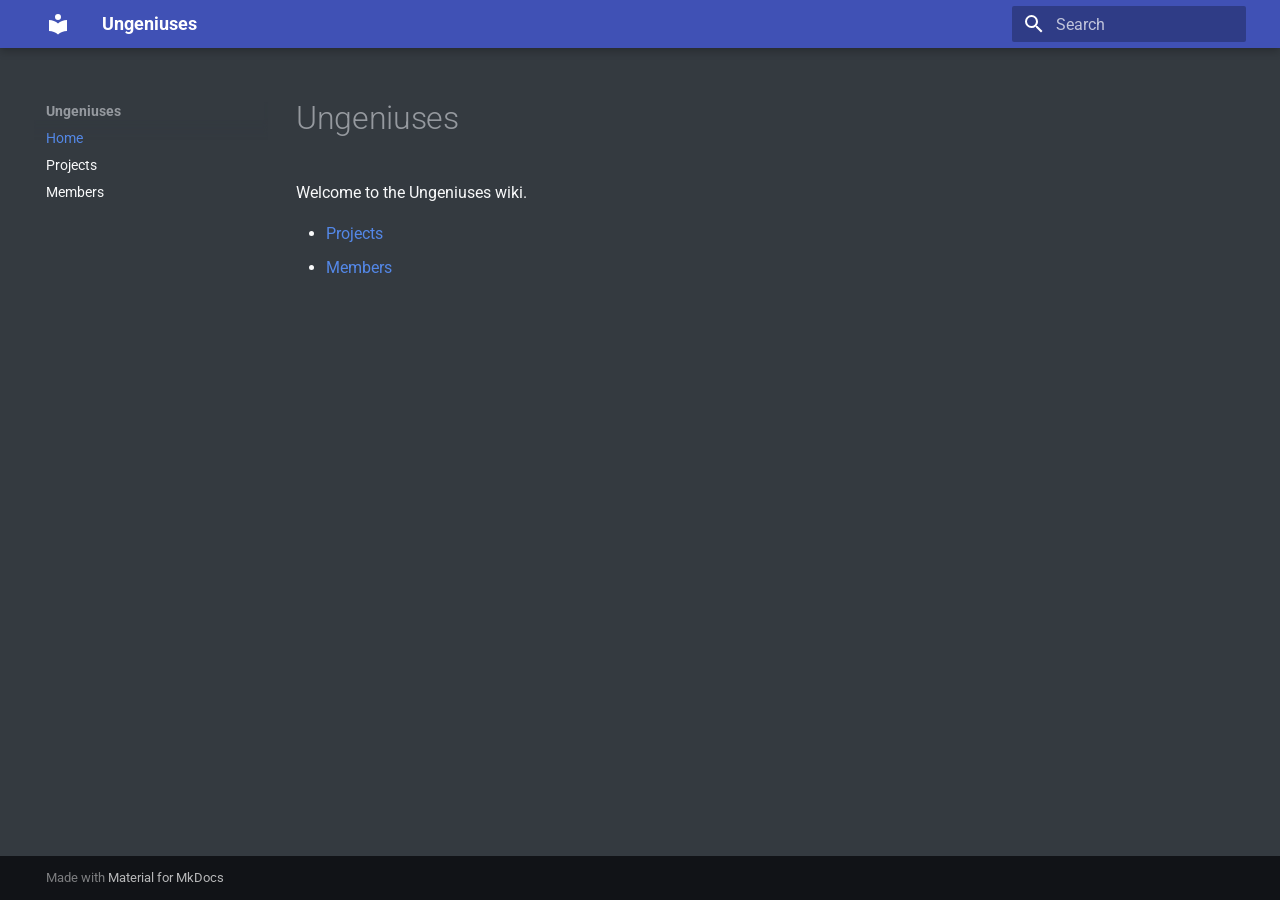
<file: index.html>
<!doctype html>
<html lang="en" class="no-js">
  <head>
    
      <meta charset="utf-8">
      <meta name="viewport" content="width=device-width,initial-scale=1">
      
        <meta name="description" content="Ungeniuses developer org wiki">
      
      
      
      
      
        <link rel="next" href="projects/">
      
      
        
      
      
      <link rel="icon" href="assets/images/favicon.png">
      <meta name="generator" content="mkdocs-1.6.1, mkdocs-material-9.7.6">
    
    
      
        <title>Ungeniuses</title>
      
    
    
      <link rel="stylesheet" href="assets/stylesheets/main.484c7ddc.min.css">
      
        
        <link rel="stylesheet" href="assets/stylesheets/palette.ab4e12ef.min.css">
      
      


    
    
      
    
    
      
        
        
        <link rel="preconnect" href="https://fonts.gstatic.com" crossorigin>
        <link rel="stylesheet" href="https://fonts.googleapis.com/css?family=Roboto:300,300i,400,400i,700,700i%7CRoboto+Mono:400,400i,700,700i&display=fallback">
        <style>:root{--md-text-font:"Roboto";--md-code-font:"Roboto Mono"}</style>
      
    
    
      <link rel="stylesheet" href="stylesheets/extra.css">
    
    <script>__md_scope=new URL(".",location),__md_hash=e=>[...e].reduce(((e,_)=>(e<<5)-e+_.charCodeAt(0)),0),__md_get=(e,_=localStorage,t=__md_scope)=>JSON.parse(_.getItem(t.pathname+"."+e)),__md_set=(e,_,t=localStorage,a=__md_scope)=>{try{t.setItem(a.pathname+"."+e,JSON.stringify(_))}catch(e){}}</script>
    
      

    
    
  </head>
  
  
    
    
    
    
    
    <body dir="ltr" data-md-color-scheme="slate" data-md-color-primary="indigo" data-md-color-accent="indigo">
  
    
    <input class="md-toggle" data-md-toggle="drawer" type="checkbox" id="__drawer" autocomplete="off">
    <input class="md-toggle" data-md-toggle="search" type="checkbox" id="__search" autocomplete="off">
    <label class="md-overlay" for="__drawer"></label>
    <div data-md-component="skip">
      
        
        <a href="#ungeniuses" class="md-skip">
          Skip to content
        </a>
      
    </div>
    <div data-md-component="announce">
      
    </div>
    
    
      

  

<header class="md-header md-header--shadow" data-md-component="header">
  <nav class="md-header__inner md-grid" aria-label="Header">
    <a href="." title="Ungeniuses" class="md-header__button md-logo" aria-label="Ungeniuses" data-md-component="logo">
      
  
  <svg xmlns="http://www.w3.org/2000/svg" viewBox="0 0 24 24"><path d="M12 8a3 3 0 0 0 3-3 3 3 0 0 0-3-3 3 3 0 0 0-3 3 3 3 0 0 0 3 3m0 3.54C9.64 9.35 6.5 8 3 8v11c3.5 0 6.64 1.35 9 3.54 2.36-2.19 5.5-3.54 9-3.54V8c-3.5 0-6.64 1.35-9 3.54"/></svg>

    </a>
    <label class="md-header__button md-icon" for="__drawer">
      
      <svg xmlns="http://www.w3.org/2000/svg" viewBox="0 0 24 24"><path d="M3 6h18v2H3zm0 5h18v2H3zm0 5h18v2H3z"/></svg>
    </label>
    <div class="md-header__title" data-md-component="header-title">
      <div class="md-header__ellipsis">
        <div class="md-header__topic">
          <span class="md-ellipsis">
            Ungeniuses
          </span>
        </div>
        <div class="md-header__topic" data-md-component="header-topic">
          <span class="md-ellipsis">
            
              Home
            
          </span>
        </div>
      </div>
    </div>
    
      
    
    
    
    
      
      
        <label class="md-header__button md-icon" for="__search">
          
          <svg xmlns="http://www.w3.org/2000/svg" viewBox="0 0 24 24"><path d="M9.5 3A6.5 6.5 0 0 1 16 9.5c0 1.61-.59 3.09-1.56 4.23l.27.27h.79l5 5-1.5 1.5-5-5v-.79l-.27-.27A6.52 6.52 0 0 1 9.5 16 6.5 6.5 0 0 1 3 9.5 6.5 6.5 0 0 1 9.5 3m0 2C7 5 5 7 5 9.5S7 14 9.5 14 14 12 14 9.5 12 5 9.5 5"/></svg>
        </label>
        <div class="md-search" data-md-component="search" role="dialog">
  <label class="md-search__overlay" for="__search"></label>
  <div class="md-search__inner" role="search">
    <form class="md-search__form" name="search">
      <input type="text" class="md-search__input" name="query" aria-label="Search" placeholder="Search" autocapitalize="off" autocorrect="off" autocomplete="off" spellcheck="false" data-md-component="search-query" required>
      <label class="md-search__icon md-icon" for="__search">
        
        <svg xmlns="http://www.w3.org/2000/svg" viewBox="0 0 24 24"><path d="M9.5 3A6.5 6.5 0 0 1 16 9.5c0 1.61-.59 3.09-1.56 4.23l.27.27h.79l5 5-1.5 1.5-5-5v-.79l-.27-.27A6.52 6.52 0 0 1 9.5 16 6.5 6.5 0 0 1 3 9.5 6.5 6.5 0 0 1 9.5 3m0 2C7 5 5 7 5 9.5S7 14 9.5 14 14 12 14 9.5 12 5 9.5 5"/></svg>
        
        <svg xmlns="http://www.w3.org/2000/svg" viewBox="0 0 24 24"><path d="M20 11v2H8l5.5 5.5-1.42 1.42L4.16 12l7.92-7.92L13.5 5.5 8 11z"/></svg>
      </label>
      <nav class="md-search__options" aria-label="Search">
        
        <button type="reset" class="md-search__icon md-icon" title="Clear" aria-label="Clear" tabindex="-1">
          
          <svg xmlns="http://www.w3.org/2000/svg" viewBox="0 0 24 24"><path d="M19 6.41 17.59 5 12 10.59 6.41 5 5 6.41 10.59 12 5 17.59 6.41 19 12 13.41 17.59 19 19 17.59 13.41 12z"/></svg>
        </button>
      </nav>
      
    </form>
    <div class="md-search__output">
      <div class="md-search__scrollwrap" tabindex="0" data-md-scrollfix>
        <div class="md-search-result" data-md-component="search-result">
          <div class="md-search-result__meta">
            Initializing search
          </div>
          <ol class="md-search-result__list" role="presentation"></ol>
        </div>
      </div>
    </div>
  </div>
</div>
      
    
    
  </nav>
  
</header>
    
    <div class="md-container" data-md-component="container">
      
      
        
          
        
      
      <main class="md-main" data-md-component="main">
        <div class="md-main__inner md-grid">
          
            
              
              <div class="md-sidebar md-sidebar--primary" data-md-component="sidebar" data-md-type="navigation" >
                <div class="md-sidebar__scrollwrap">
                  <div class="md-sidebar__inner">
                    



<nav class="md-nav md-nav--primary" aria-label="Navigation" data-md-level="0">
  <label class="md-nav__title" for="__drawer">
    <a href="." title="Ungeniuses" class="md-nav__button md-logo" aria-label="Ungeniuses" data-md-component="logo">
      
  
  <svg xmlns="http://www.w3.org/2000/svg" viewBox="0 0 24 24"><path d="M12 8a3 3 0 0 0 3-3 3 3 0 0 0-3-3 3 3 0 0 0-3 3 3 3 0 0 0 3 3m0 3.54C9.64 9.35 6.5 8 3 8v11c3.5 0 6.64 1.35 9 3.54 2.36-2.19 5.5-3.54 9-3.54V8c-3.5 0-6.64 1.35-9 3.54"/></svg>

    </a>
    Ungeniuses
  </label>
  
  <ul class="md-nav__list" data-md-scrollfix>
    
      
      
  
  
    
  
  
  
    <li class="md-nav__item md-nav__item--active">
      
      <input class="md-nav__toggle md-toggle" type="checkbox" id="__toc">
      
      
        
      
      
      <a href="." class="md-nav__link md-nav__link--active">
        
  
  
  <span class="md-ellipsis">
    
  
    Home
  

    
  </span>
  
  

      </a>
      
    </li>
  

    
      
      
  
  
  
  
    <li class="md-nav__item">
      <a href="projects/" class="md-nav__link">
        
  
  
  <span class="md-ellipsis">
    
  
    Projects
  

    
  </span>
  
  

      </a>
    </li>
  

    
      
      
  
  
  
  
    <li class="md-nav__item">
      <a href="members/" class="md-nav__link">
        
  
  
  <span class="md-ellipsis">
    
  
    Members
  

    
  </span>
  
  

      </a>
    </li>
  

    
  </ul>
</nav>
                  </div>
                </div>
              </div>
            
            
              
              <div class="md-sidebar md-sidebar--secondary" data-md-component="sidebar" data-md-type="toc" >
                <div class="md-sidebar__scrollwrap">
                  <div class="md-sidebar__inner">
                    

<nav class="md-nav md-nav--secondary" aria-label="Table of contents">
  
  
  
    
  
  
</nav>
                  </div>
                </div>
              </div>
            
          
          
            <div class="md-content" data-md-component="content">
              
              <article class="md-content__inner md-typeset">
                
                  



<h1 id="ungeniuses">Ungeniuses</h1>
<p>Welcome to the Ungeniuses wiki.</p>
<ul>
<li><a href="projects/">Projects</a></li>
<li><a href="members/">Members</a></li>
</ul>












                
              </article>
            </div>
          
          
<script>var target=document.getElementById(location.hash.slice(1));target&&target.name&&(target.checked=target.name.startsWith("__tabbed_"))</script>
        </div>
        
          <button type="button" class="md-top md-icon" data-md-component="top" hidden>
  
  <svg xmlns="http://www.w3.org/2000/svg" viewBox="0 0 24 24"><path d="M13 20h-2V8l-5.5 5.5-1.42-1.42L12 4.16l7.92 7.92-1.42 1.42L13 8z"/></svg>
  Back to top
</button>
        
      </main>
      
        <footer class="md-footer">
  
  <div class="md-footer-meta md-typeset">
    <div class="md-footer-meta__inner md-grid">
      <div class="md-copyright">
  
  
    Made with
    <a href="https://squidfunk.github.io/mkdocs-material/" target="_blank" rel="noopener">
      Material for MkDocs
    </a>
  
</div>
      
    </div>
  </div>
</footer>
      
    </div>
    <div class="md-dialog" data-md-component="dialog">
      <div class="md-dialog__inner md-typeset"></div>
    </div>
    
    
    
      
      
      <script id="__config" type="application/json">{"annotate": null, "base": ".", "features": ["navigation.instant", "navigation.top", "content.code.copy"], "search": "assets/javascripts/workers/search.2c215733.min.js", "tags": null, "translations": {"clipboard.copied": "Copied to clipboard", "clipboard.copy": "Copy to clipboard", "search.result.more.one": "1 more on this page", "search.result.more.other": "# more on this page", "search.result.none": "No matching documents", "search.result.one": "1 matching document", "search.result.other": "# matching documents", "search.result.placeholder": "Type to start searching", "search.result.term.missing": "Missing", "select.version": "Select version"}, "version": null}</script>
    
    
      <script src="assets/javascripts/bundle.79ae519e.min.js"></script>
      
        <script src="javascripts/members.js"></script>
      
    
  </body>
</html>
</file>
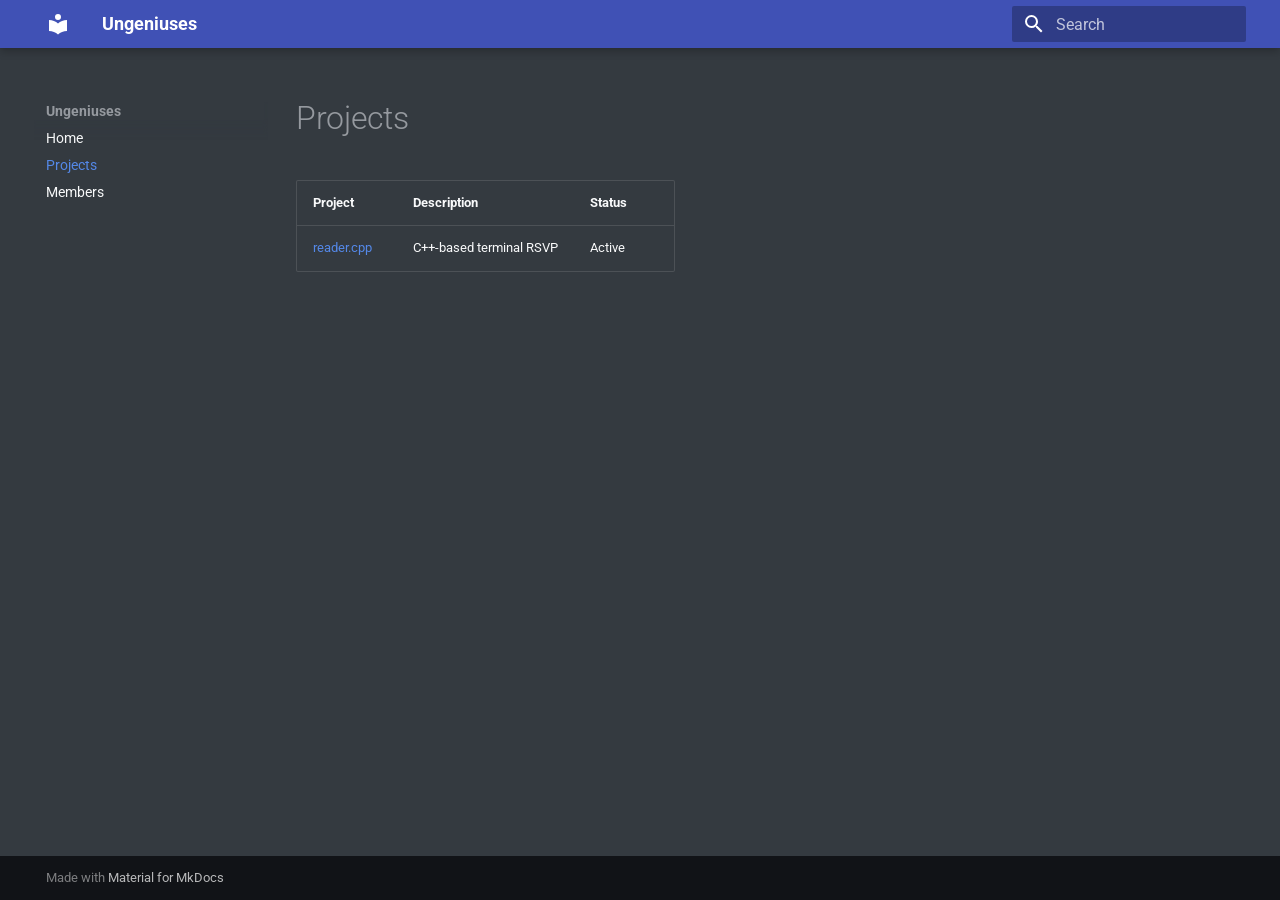
<file: projects/index.html>
<!doctype html>
<html lang="en" class="no-js">
  <head>
    
      <meta charset="utf-8">
      <meta name="viewport" content="width=device-width,initial-scale=1">
      
        <meta name="description" content="Ungeniuses developer org wiki">
      
      
      
      
        <link rel="prev" href="..">
      
      
        <link rel="next" href="../members/">
      
      
        
      
      
      <link rel="icon" href="../assets/images/favicon.png">
      <meta name="generator" content="mkdocs-1.6.1, mkdocs-material-9.7.6">
    
    
      
        <title>Projects - Ungeniuses</title>
      
    
    
      <link rel="stylesheet" href="../assets/stylesheets/main.484c7ddc.min.css">
      
        
        <link rel="stylesheet" href="../assets/stylesheets/palette.ab4e12ef.min.css">
      
      


    
    
      
    
    
      
        
        
        <link rel="preconnect" href="https://fonts.gstatic.com" crossorigin>
        <link rel="stylesheet" href="https://fonts.googleapis.com/css?family=Roboto:300,300i,400,400i,700,700i%7CRoboto+Mono:400,400i,700,700i&display=fallback">
        <style>:root{--md-text-font:"Roboto";--md-code-font:"Roboto Mono"}</style>
      
    
    
      <link rel="stylesheet" href="../stylesheets/extra.css">
    
    <script>__md_scope=new URL("..",location),__md_hash=e=>[...e].reduce(((e,_)=>(e<<5)-e+_.charCodeAt(0)),0),__md_get=(e,_=localStorage,t=__md_scope)=>JSON.parse(_.getItem(t.pathname+"."+e)),__md_set=(e,_,t=localStorage,a=__md_scope)=>{try{t.setItem(a.pathname+"."+e,JSON.stringify(_))}catch(e){}}</script>
    
      

    
    
  </head>
  
  
    
    
    
    
    
    <body dir="ltr" data-md-color-scheme="slate" data-md-color-primary="indigo" data-md-color-accent="indigo">
  
    
    <input class="md-toggle" data-md-toggle="drawer" type="checkbox" id="__drawer" autocomplete="off">
    <input class="md-toggle" data-md-toggle="search" type="checkbox" id="__search" autocomplete="off">
    <label class="md-overlay" for="__drawer"></label>
    <div data-md-component="skip">
      
        
        <a href="#projects" class="md-skip">
          Skip to content
        </a>
      
    </div>
    <div data-md-component="announce">
      
    </div>
    
    
      

  

<header class="md-header md-header--shadow" data-md-component="header">
  <nav class="md-header__inner md-grid" aria-label="Header">
    <a href=".." title="Ungeniuses" class="md-header__button md-logo" aria-label="Ungeniuses" data-md-component="logo">
      
  
  <svg xmlns="http://www.w3.org/2000/svg" viewBox="0 0 24 24"><path d="M12 8a3 3 0 0 0 3-3 3 3 0 0 0-3-3 3 3 0 0 0-3 3 3 3 0 0 0 3 3m0 3.54C9.64 9.35 6.5 8 3 8v11c3.5 0 6.64 1.35 9 3.54 2.36-2.19 5.5-3.54 9-3.54V8c-3.5 0-6.64 1.35-9 3.54"/></svg>

    </a>
    <label class="md-header__button md-icon" for="__drawer">
      
      <svg xmlns="http://www.w3.org/2000/svg" viewBox="0 0 24 24"><path d="M3 6h18v2H3zm0 5h18v2H3zm0 5h18v2H3z"/></svg>
    </label>
    <div class="md-header__title" data-md-component="header-title">
      <div class="md-header__ellipsis">
        <div class="md-header__topic">
          <span class="md-ellipsis">
            Ungeniuses
          </span>
        </div>
        <div class="md-header__topic" data-md-component="header-topic">
          <span class="md-ellipsis">
            
              Projects
            
          </span>
        </div>
      </div>
    </div>
    
      
    
    
    
    
      
      
        <label class="md-header__button md-icon" for="__search">
          
          <svg xmlns="http://www.w3.org/2000/svg" viewBox="0 0 24 24"><path d="M9.5 3A6.5 6.5 0 0 1 16 9.5c0 1.61-.59 3.09-1.56 4.23l.27.27h.79l5 5-1.5 1.5-5-5v-.79l-.27-.27A6.52 6.52 0 0 1 9.5 16 6.5 6.5 0 0 1 3 9.5 6.5 6.5 0 0 1 9.5 3m0 2C7 5 5 7 5 9.5S7 14 9.5 14 14 12 14 9.5 12 5 9.5 5"/></svg>
        </label>
        <div class="md-search" data-md-component="search" role="dialog">
  <label class="md-search__overlay" for="__search"></label>
  <div class="md-search__inner" role="search">
    <form class="md-search__form" name="search">
      <input type="text" class="md-search__input" name="query" aria-label="Search" placeholder="Search" autocapitalize="off" autocorrect="off" autocomplete="off" spellcheck="false" data-md-component="search-query" required>
      <label class="md-search__icon md-icon" for="__search">
        
        <svg xmlns="http://www.w3.org/2000/svg" viewBox="0 0 24 24"><path d="M9.5 3A6.5 6.5 0 0 1 16 9.5c0 1.61-.59 3.09-1.56 4.23l.27.27h.79l5 5-1.5 1.5-5-5v-.79l-.27-.27A6.52 6.52 0 0 1 9.5 16 6.5 6.5 0 0 1 3 9.5 6.5 6.5 0 0 1 9.5 3m0 2C7 5 5 7 5 9.5S7 14 9.5 14 14 12 14 9.5 12 5 9.5 5"/></svg>
        
        <svg xmlns="http://www.w3.org/2000/svg" viewBox="0 0 24 24"><path d="M20 11v2H8l5.5 5.5-1.42 1.42L4.16 12l7.92-7.92L13.5 5.5 8 11z"/></svg>
      </label>
      <nav class="md-search__options" aria-label="Search">
        
        <button type="reset" class="md-search__icon md-icon" title="Clear" aria-label="Clear" tabindex="-1">
          
          <svg xmlns="http://www.w3.org/2000/svg" viewBox="0 0 24 24"><path d="M19 6.41 17.59 5 12 10.59 6.41 5 5 6.41 10.59 12 5 17.59 6.41 19 12 13.41 17.59 19 19 17.59 13.41 12z"/></svg>
        </button>
      </nav>
      
    </form>
    <div class="md-search__output">
      <div class="md-search__scrollwrap" tabindex="0" data-md-scrollfix>
        <div class="md-search-result" data-md-component="search-result">
          <div class="md-search-result__meta">
            Initializing search
          </div>
          <ol class="md-search-result__list" role="presentation"></ol>
        </div>
      </div>
    </div>
  </div>
</div>
      
    
    
  </nav>
  
</header>
    
    <div class="md-container" data-md-component="container">
      
      
        
          
        
      
      <main class="md-main" data-md-component="main">
        <div class="md-main__inner md-grid">
          
            
              
              <div class="md-sidebar md-sidebar--primary" data-md-component="sidebar" data-md-type="navigation" >
                <div class="md-sidebar__scrollwrap">
                  <div class="md-sidebar__inner">
                    



<nav class="md-nav md-nav--primary" aria-label="Navigation" data-md-level="0">
  <label class="md-nav__title" for="__drawer">
    <a href=".." title="Ungeniuses" class="md-nav__button md-logo" aria-label="Ungeniuses" data-md-component="logo">
      
  
  <svg xmlns="http://www.w3.org/2000/svg" viewBox="0 0 24 24"><path d="M12 8a3 3 0 0 0 3-3 3 3 0 0 0-3-3 3 3 0 0 0-3 3 3 3 0 0 0 3 3m0 3.54C9.64 9.35 6.5 8 3 8v11c3.5 0 6.64 1.35 9 3.54 2.36-2.19 5.5-3.54 9-3.54V8c-3.5 0-6.64 1.35-9 3.54"/></svg>

    </a>
    Ungeniuses
  </label>
  
  <ul class="md-nav__list" data-md-scrollfix>
    
      
      
  
  
  
  
    <li class="md-nav__item">
      <a href=".." class="md-nav__link">
        
  
  
  <span class="md-ellipsis">
    
  
    Home
  

    
  </span>
  
  

      </a>
    </li>
  

    
      
      
  
  
    
  
  
  
    <li class="md-nav__item md-nav__item--active">
      
      <input class="md-nav__toggle md-toggle" type="checkbox" id="__toc">
      
      
        
      
      
      <a href="./" class="md-nav__link md-nav__link--active">
        
  
  
  <span class="md-ellipsis">
    
  
    Projects
  

    
  </span>
  
  

      </a>
      
    </li>
  

    
      
      
  
  
  
  
    <li class="md-nav__item">
      <a href="../members/" class="md-nav__link">
        
  
  
  <span class="md-ellipsis">
    
  
    Members
  

    
  </span>
  
  

      </a>
    </li>
  

    
  </ul>
</nav>
                  </div>
                </div>
              </div>
            
            
              
              <div class="md-sidebar md-sidebar--secondary" data-md-component="sidebar" data-md-type="toc" >
                <div class="md-sidebar__scrollwrap">
                  <div class="md-sidebar__inner">
                    

<nav class="md-nav md-nav--secondary" aria-label="Table of contents">
  
  
  
    
  
  
</nav>
                  </div>
                </div>
              </div>
            
          
          
            <div class="md-content" data-md-component="content">
              
              <article class="md-content__inner md-typeset">
                
                  



<h1 id="projects">Projects</h1>
<table>
<thead>
<tr>
<th>Project</th>
<th>Description</th>
<th>Status</th>
</tr>
</thead>
<tbody>
<tr>
<td><a href="reader.cpp/">reader.cpp</a></td>
<td>C++-based terminal RSVP</td>
<td>Active</td>
</tr>
</tbody>
</table>












                
              </article>
            </div>
          
          
<script>var target=document.getElementById(location.hash.slice(1));target&&target.name&&(target.checked=target.name.startsWith("__tabbed_"))</script>
        </div>
        
          <button type="button" class="md-top md-icon" data-md-component="top" hidden>
  
  <svg xmlns="http://www.w3.org/2000/svg" viewBox="0 0 24 24"><path d="M13 20h-2V8l-5.5 5.5-1.42-1.42L12 4.16l7.92 7.92-1.42 1.42L13 8z"/></svg>
  Back to top
</button>
        
      </main>
      
        <footer class="md-footer">
  
  <div class="md-footer-meta md-typeset">
    <div class="md-footer-meta__inner md-grid">
      <div class="md-copyright">
  
  
    Made with
    <a href="https://squidfunk.github.io/mkdocs-material/" target="_blank" rel="noopener">
      Material for MkDocs
    </a>
  
</div>
      
    </div>
  </div>
</footer>
      
    </div>
    <div class="md-dialog" data-md-component="dialog">
      <div class="md-dialog__inner md-typeset"></div>
    </div>
    
    
    
      
      
      <script id="__config" type="application/json">{"annotate": null, "base": "..", "features": ["navigation.instant", "navigation.top", "content.code.copy"], "search": "../assets/javascripts/workers/search.2c215733.min.js", "tags": null, "translations": {"clipboard.copied": "Copied to clipboard", "clipboard.copy": "Copy to clipboard", "search.result.more.one": "1 more on this page", "search.result.more.other": "# more on this page", "search.result.none": "No matching documents", "search.result.one": "1 matching document", "search.result.other": "# matching documents", "search.result.placeholder": "Type to start searching", "search.result.term.missing": "Missing", "select.version": "Select version"}, "version": null}</script>
    
    
      <script src="../assets/javascripts/bundle.79ae519e.min.js"></script>
      
        <script src="../javascripts/members.js"></script>
      
    
  </body>
</html>
</file>
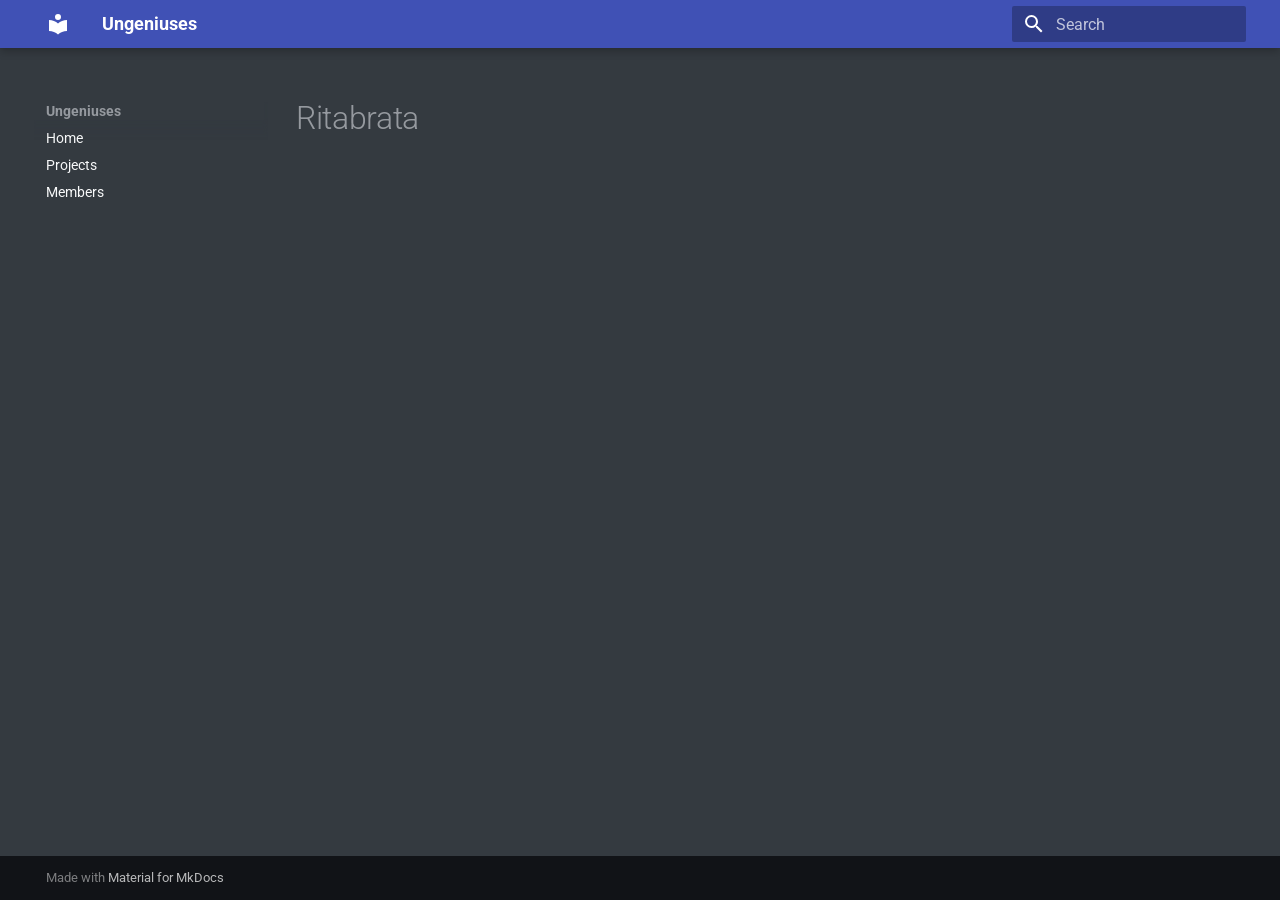
<file: members/ritabrata/index.html>
<!doctype html>
<html lang="en" class="no-js">
  <head>
    
      <meta charset="utf-8">
      <meta name="viewport" content="width=device-width,initial-scale=1">
      
        <meta name="description" content="Ungeniuses developer org wiki">
      
      
      
      
      
      
        
      
      
      <link rel="icon" href="../../assets/images/favicon.png">
      <meta name="generator" content="mkdocs-1.6.1, mkdocs-material-9.7.6">
    
    
      
        <title>Ritabrata - Ungeniuses</title>
      
    
    
      <link rel="stylesheet" href="../../assets/stylesheets/main.484c7ddc.min.css">
      
        
        <link rel="stylesheet" href="../../assets/stylesheets/palette.ab4e12ef.min.css">
      
      


    
    
      
    
    
      
        
        
        <link rel="preconnect" href="https://fonts.gstatic.com" crossorigin>
        <link rel="stylesheet" href="https://fonts.googleapis.com/css?family=Roboto:300,300i,400,400i,700,700i%7CRoboto+Mono:400,400i,700,700i&display=fallback">
        <style>:root{--md-text-font:"Roboto";--md-code-font:"Roboto Mono"}</style>
      
    
    
      <link rel="stylesheet" href="../../stylesheets/extra.css">
    
    <script>__md_scope=new URL("../..",location),__md_hash=e=>[...e].reduce(((e,_)=>(e<<5)-e+_.charCodeAt(0)),0),__md_get=(e,_=localStorage,t=__md_scope)=>JSON.parse(_.getItem(t.pathname+"."+e)),__md_set=(e,_,t=localStorage,a=__md_scope)=>{try{t.setItem(a.pathname+"."+e,JSON.stringify(_))}catch(e){}}</script>
    
      

    
    
  </head>
  
  
    
    
    
    
    
    <body dir="ltr" data-md-color-scheme="slate" data-md-color-primary="indigo" data-md-color-accent="indigo">
  
    
    <input class="md-toggle" data-md-toggle="drawer" type="checkbox" id="__drawer" autocomplete="off">
    <input class="md-toggle" data-md-toggle="search" type="checkbox" id="__search" autocomplete="off">
    <label class="md-overlay" for="__drawer"></label>
    <div data-md-component="skip">
      
    </div>
    <div data-md-component="announce">
      
    </div>
    
    
      

  

<header class="md-header md-header--shadow" data-md-component="header">
  <nav class="md-header__inner md-grid" aria-label="Header">
    <a href="../.." title="Ungeniuses" class="md-header__button md-logo" aria-label="Ungeniuses" data-md-component="logo">
      
  
  <svg xmlns="http://www.w3.org/2000/svg" viewBox="0 0 24 24"><path d="M12 8a3 3 0 0 0 3-3 3 3 0 0 0-3-3 3 3 0 0 0-3 3 3 3 0 0 0 3 3m0 3.54C9.64 9.35 6.5 8 3 8v11c3.5 0 6.64 1.35 9 3.54 2.36-2.19 5.5-3.54 9-3.54V8c-3.5 0-6.64 1.35-9 3.54"/></svg>

    </a>
    <label class="md-header__button md-icon" for="__drawer">
      
      <svg xmlns="http://www.w3.org/2000/svg" viewBox="0 0 24 24"><path d="M3 6h18v2H3zm0 5h18v2H3zm0 5h18v2H3z"/></svg>
    </label>
    <div class="md-header__title" data-md-component="header-title">
      <div class="md-header__ellipsis">
        <div class="md-header__topic">
          <span class="md-ellipsis">
            Ungeniuses
          </span>
        </div>
        <div class="md-header__topic" data-md-component="header-topic">
          <span class="md-ellipsis">
            
              Ritabrata
            
          </span>
        </div>
      </div>
    </div>
    
      
    
    
    
    
      
      
        <label class="md-header__button md-icon" for="__search">
          
          <svg xmlns="http://www.w3.org/2000/svg" viewBox="0 0 24 24"><path d="M9.5 3A6.5 6.5 0 0 1 16 9.5c0 1.61-.59 3.09-1.56 4.23l.27.27h.79l5 5-1.5 1.5-5-5v-.79l-.27-.27A6.52 6.52 0 0 1 9.5 16 6.5 6.5 0 0 1 3 9.5 6.5 6.5 0 0 1 9.5 3m0 2C7 5 5 7 5 9.5S7 14 9.5 14 14 12 14 9.5 12 5 9.5 5"/></svg>
        </label>
        <div class="md-search" data-md-component="search" role="dialog">
  <label class="md-search__overlay" for="__search"></label>
  <div class="md-search__inner" role="search">
    <form class="md-search__form" name="search">
      <input type="text" class="md-search__input" name="query" aria-label="Search" placeholder="Search" autocapitalize="off" autocorrect="off" autocomplete="off" spellcheck="false" data-md-component="search-query" required>
      <label class="md-search__icon md-icon" for="__search">
        
        <svg xmlns="http://www.w3.org/2000/svg" viewBox="0 0 24 24"><path d="M9.5 3A6.5 6.5 0 0 1 16 9.5c0 1.61-.59 3.09-1.56 4.23l.27.27h.79l5 5-1.5 1.5-5-5v-.79l-.27-.27A6.52 6.52 0 0 1 9.5 16 6.5 6.5 0 0 1 3 9.5 6.5 6.5 0 0 1 9.5 3m0 2C7 5 5 7 5 9.5S7 14 9.5 14 14 12 14 9.5 12 5 9.5 5"/></svg>
        
        <svg xmlns="http://www.w3.org/2000/svg" viewBox="0 0 24 24"><path d="M20 11v2H8l5.5 5.5-1.42 1.42L4.16 12l7.92-7.92L13.5 5.5 8 11z"/></svg>
      </label>
      <nav class="md-search__options" aria-label="Search">
        
        <button type="reset" class="md-search__icon md-icon" title="Clear" aria-label="Clear" tabindex="-1">
          
          <svg xmlns="http://www.w3.org/2000/svg" viewBox="0 0 24 24"><path d="M19 6.41 17.59 5 12 10.59 6.41 5 5 6.41 10.59 12 5 17.59 6.41 19 12 13.41 17.59 19 19 17.59 13.41 12z"/></svg>
        </button>
      </nav>
      
    </form>
    <div class="md-search__output">
      <div class="md-search__scrollwrap" tabindex="0" data-md-scrollfix>
        <div class="md-search-result" data-md-component="search-result">
          <div class="md-search-result__meta">
            Initializing search
          </div>
          <ol class="md-search-result__list" role="presentation"></ol>
        </div>
      </div>
    </div>
  </div>
</div>
      
    
    
  </nav>
  
</header>
    
    <div class="md-container" data-md-component="container">
      
      
        
          
        
      
      <main class="md-main" data-md-component="main">
        <div class="md-main__inner md-grid">
          
            
              
              <div class="md-sidebar md-sidebar--primary" data-md-component="sidebar" data-md-type="navigation" >
                <div class="md-sidebar__scrollwrap">
                  <div class="md-sidebar__inner">
                    



<nav class="md-nav md-nav--primary" aria-label="Navigation" data-md-level="0">
  <label class="md-nav__title" for="__drawer">
    <a href="../.." title="Ungeniuses" class="md-nav__button md-logo" aria-label="Ungeniuses" data-md-component="logo">
      
  
  <svg xmlns="http://www.w3.org/2000/svg" viewBox="0 0 24 24"><path d="M12 8a3 3 0 0 0 3-3 3 3 0 0 0-3-3 3 3 0 0 0-3 3 3 3 0 0 0 3 3m0 3.54C9.64 9.35 6.5 8 3 8v11c3.5 0 6.64 1.35 9 3.54 2.36-2.19 5.5-3.54 9-3.54V8c-3.5 0-6.64 1.35-9 3.54"/></svg>

    </a>
    Ungeniuses
  </label>
  
  <ul class="md-nav__list" data-md-scrollfix>
    
      
      
  
  
  
  
    <li class="md-nav__item">
      <a href="../.." class="md-nav__link">
        
  
  
  <span class="md-ellipsis">
    
  
    Home
  

    
  </span>
  
  

      </a>
    </li>
  

    
      
      
  
  
  
  
    <li class="md-nav__item">
      <a href="../../projects/" class="md-nav__link">
        
  
  
  <span class="md-ellipsis">
    
  
    Projects
  

    
  </span>
  
  

      </a>
    </li>
  

    
      
      
  
  
  
  
    <li class="md-nav__item">
      <a href="../" class="md-nav__link">
        
  
  
  <span class="md-ellipsis">
    
  
    Members
  

    
  </span>
  
  

      </a>
    </li>
  

    
  </ul>
</nav>
                  </div>
                </div>
              </div>
            
            
              
              <div class="md-sidebar md-sidebar--secondary" data-md-component="sidebar" data-md-type="toc" >
                <div class="md-sidebar__scrollwrap">
                  <div class="md-sidebar__inner">
                    

<nav class="md-nav md-nav--secondary" aria-label="Table of contents">
  
  
  
  
</nav>
                  </div>
                </div>
              </div>
            
          
          
            <div class="md-content" data-md-component="content">
              
              <article class="md-content__inner md-typeset">
                
                  



  <h1>Ritabrata</h1>














                
              </article>
            </div>
          
          
<script>var target=document.getElementById(location.hash.slice(1));target&&target.name&&(target.checked=target.name.startsWith("__tabbed_"))</script>
        </div>
        
          <button type="button" class="md-top md-icon" data-md-component="top" hidden>
  
  <svg xmlns="http://www.w3.org/2000/svg" viewBox="0 0 24 24"><path d="M13 20h-2V8l-5.5 5.5-1.42-1.42L12 4.16l7.92 7.92-1.42 1.42L13 8z"/></svg>
  Back to top
</button>
        
      </main>
      
        <footer class="md-footer">
  
  <div class="md-footer-meta md-typeset">
    <div class="md-footer-meta__inner md-grid">
      <div class="md-copyright">
  
  
    Made with
    <a href="https://squidfunk.github.io/mkdocs-material/" target="_blank" rel="noopener">
      Material for MkDocs
    </a>
  
</div>
      
    </div>
  </div>
</footer>
      
    </div>
    <div class="md-dialog" data-md-component="dialog">
      <div class="md-dialog__inner md-typeset"></div>
    </div>
    
    
    
      
      
      <script id="__config" type="application/json">{"annotate": null, "base": "../..", "features": ["navigation.instant", "navigation.top", "content.code.copy"], "search": "../../assets/javascripts/workers/search.2c215733.min.js", "tags": null, "translations": {"clipboard.copied": "Copied to clipboard", "clipboard.copy": "Copy to clipboard", "search.result.more.one": "1 more on this page", "search.result.more.other": "# more on this page", "search.result.none": "No matching documents", "search.result.one": "1 matching document", "search.result.other": "# matching documents", "search.result.placeholder": "Type to start searching", "search.result.term.missing": "Missing", "select.version": "Select version"}, "version": null}</script>
    
    
      <script src="../../assets/javascripts/bundle.79ae519e.min.js"></script>
      
        <script src="../../javascripts/members.js"></script>
      
    
  </body>
</html>
</file>
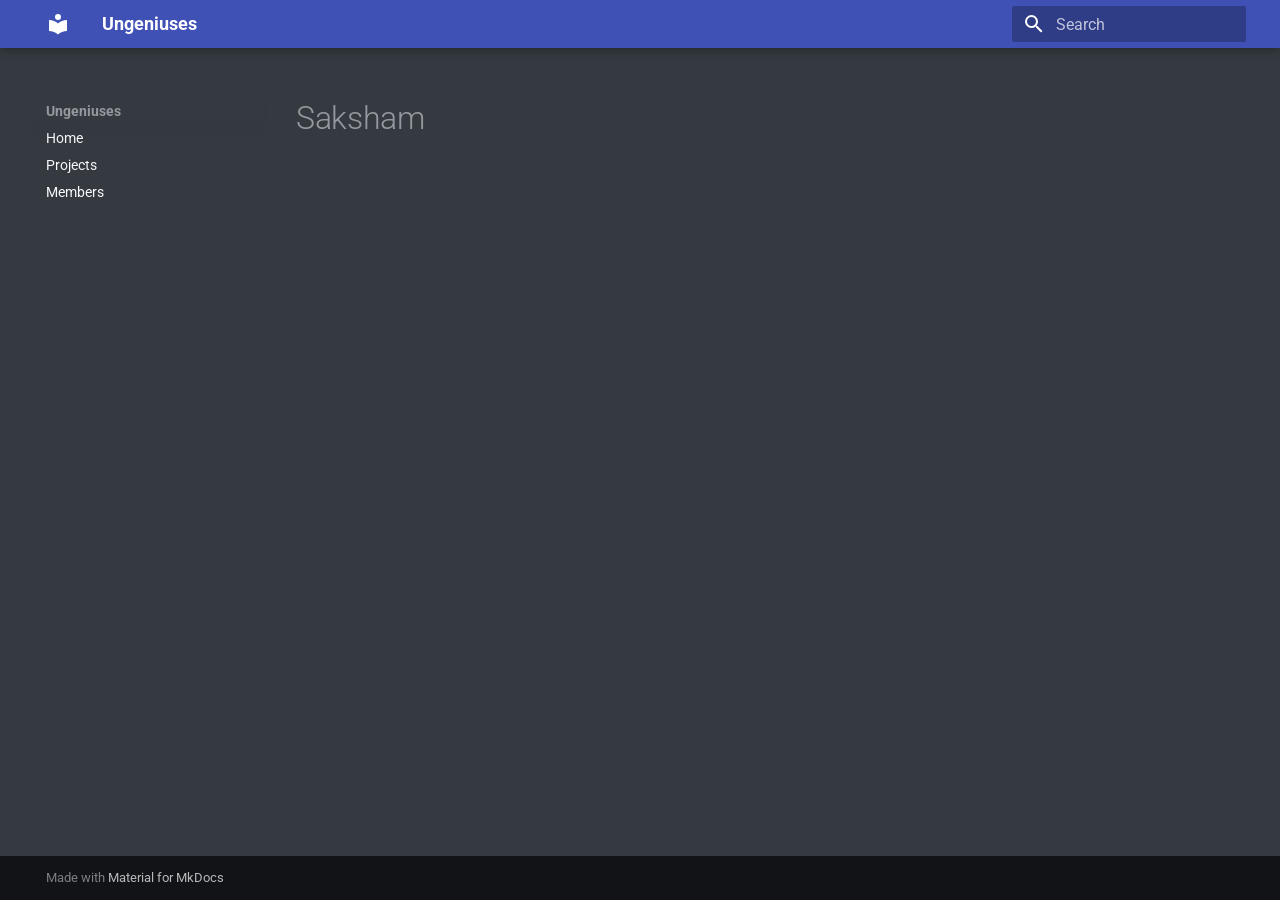
<file: members/saksham/index.html>
<!doctype html>
<html lang="en" class="no-js">
  <head>
    
      <meta charset="utf-8">
      <meta name="viewport" content="width=device-width,initial-scale=1">
      
        <meta name="description" content="Ungeniuses developer org wiki">
      
      
      
      
      
      
        
      
      
      <link rel="icon" href="../../assets/images/favicon.png">
      <meta name="generator" content="mkdocs-1.6.1, mkdocs-material-9.7.6">
    
    
      
        <title>Saksham - Ungeniuses</title>
      
    
    
      <link rel="stylesheet" href="../../assets/stylesheets/main.484c7ddc.min.css">
      
        
        <link rel="stylesheet" href="../../assets/stylesheets/palette.ab4e12ef.min.css">
      
      


    
    
      
    
    
      
        
        
        <link rel="preconnect" href="https://fonts.gstatic.com" crossorigin>
        <link rel="stylesheet" href="https://fonts.googleapis.com/css?family=Roboto:300,300i,400,400i,700,700i%7CRoboto+Mono:400,400i,700,700i&display=fallback">
        <style>:root{--md-text-font:"Roboto";--md-code-font:"Roboto Mono"}</style>
      
    
    
      <link rel="stylesheet" href="../../stylesheets/extra.css">
    
    <script>__md_scope=new URL("../..",location),__md_hash=e=>[...e].reduce(((e,_)=>(e<<5)-e+_.charCodeAt(0)),0),__md_get=(e,_=localStorage,t=__md_scope)=>JSON.parse(_.getItem(t.pathname+"."+e)),__md_set=(e,_,t=localStorage,a=__md_scope)=>{try{t.setItem(a.pathname+"."+e,JSON.stringify(_))}catch(e){}}</script>
    
      

    
    
  </head>
  
  
    
    
    
    
    
    <body dir="ltr" data-md-color-scheme="slate" data-md-color-primary="indigo" data-md-color-accent="indigo">
  
    
    <input class="md-toggle" data-md-toggle="drawer" type="checkbox" id="__drawer" autocomplete="off">
    <input class="md-toggle" data-md-toggle="search" type="checkbox" id="__search" autocomplete="off">
    <label class="md-overlay" for="__drawer"></label>
    <div data-md-component="skip">
      
    </div>
    <div data-md-component="announce">
      
    </div>
    
    
      

  

<header class="md-header md-header--shadow" data-md-component="header">
  <nav class="md-header__inner md-grid" aria-label="Header">
    <a href="../.." title="Ungeniuses" class="md-header__button md-logo" aria-label="Ungeniuses" data-md-component="logo">
      
  
  <svg xmlns="http://www.w3.org/2000/svg" viewBox="0 0 24 24"><path d="M12 8a3 3 0 0 0 3-3 3 3 0 0 0-3-3 3 3 0 0 0-3 3 3 3 0 0 0 3 3m0 3.54C9.64 9.35 6.5 8 3 8v11c3.5 0 6.64 1.35 9 3.54 2.36-2.19 5.5-3.54 9-3.54V8c-3.5 0-6.64 1.35-9 3.54"/></svg>

    </a>
    <label class="md-header__button md-icon" for="__drawer">
      
      <svg xmlns="http://www.w3.org/2000/svg" viewBox="0 0 24 24"><path d="M3 6h18v2H3zm0 5h18v2H3zm0 5h18v2H3z"/></svg>
    </label>
    <div class="md-header__title" data-md-component="header-title">
      <div class="md-header__ellipsis">
        <div class="md-header__topic">
          <span class="md-ellipsis">
            Ungeniuses
          </span>
        </div>
        <div class="md-header__topic" data-md-component="header-topic">
          <span class="md-ellipsis">
            
              Saksham
            
          </span>
        </div>
      </div>
    </div>
    
      
    
    
    
    
      
      
        <label class="md-header__button md-icon" for="__search">
          
          <svg xmlns="http://www.w3.org/2000/svg" viewBox="0 0 24 24"><path d="M9.5 3A6.5 6.5 0 0 1 16 9.5c0 1.61-.59 3.09-1.56 4.23l.27.27h.79l5 5-1.5 1.5-5-5v-.79l-.27-.27A6.52 6.52 0 0 1 9.5 16 6.5 6.5 0 0 1 3 9.5 6.5 6.5 0 0 1 9.5 3m0 2C7 5 5 7 5 9.5S7 14 9.5 14 14 12 14 9.5 12 5 9.5 5"/></svg>
        </label>
        <div class="md-search" data-md-component="search" role="dialog">
  <label class="md-search__overlay" for="__search"></label>
  <div class="md-search__inner" role="search">
    <form class="md-search__form" name="search">
      <input type="text" class="md-search__input" name="query" aria-label="Search" placeholder="Search" autocapitalize="off" autocorrect="off" autocomplete="off" spellcheck="false" data-md-component="search-query" required>
      <label class="md-search__icon md-icon" for="__search">
        
        <svg xmlns="http://www.w3.org/2000/svg" viewBox="0 0 24 24"><path d="M9.5 3A6.5 6.5 0 0 1 16 9.5c0 1.61-.59 3.09-1.56 4.23l.27.27h.79l5 5-1.5 1.5-5-5v-.79l-.27-.27A6.52 6.52 0 0 1 9.5 16 6.5 6.5 0 0 1 3 9.5 6.5 6.5 0 0 1 9.5 3m0 2C7 5 5 7 5 9.5S7 14 9.5 14 14 12 14 9.5 12 5 9.5 5"/></svg>
        
        <svg xmlns="http://www.w3.org/2000/svg" viewBox="0 0 24 24"><path d="M20 11v2H8l5.5 5.5-1.42 1.42L4.16 12l7.92-7.92L13.5 5.5 8 11z"/></svg>
      </label>
      <nav class="md-search__options" aria-label="Search">
        
        <button type="reset" class="md-search__icon md-icon" title="Clear" aria-label="Clear" tabindex="-1">
          
          <svg xmlns="http://www.w3.org/2000/svg" viewBox="0 0 24 24"><path d="M19 6.41 17.59 5 12 10.59 6.41 5 5 6.41 10.59 12 5 17.59 6.41 19 12 13.41 17.59 19 19 17.59 13.41 12z"/></svg>
        </button>
      </nav>
      
    </form>
    <div class="md-search__output">
      <div class="md-search__scrollwrap" tabindex="0" data-md-scrollfix>
        <div class="md-search-result" data-md-component="search-result">
          <div class="md-search-result__meta">
            Initializing search
          </div>
          <ol class="md-search-result__list" role="presentation"></ol>
        </div>
      </div>
    </div>
  </div>
</div>
      
    
    
  </nav>
  
</header>
    
    <div class="md-container" data-md-component="container">
      
      
        
          
        
      
      <main class="md-main" data-md-component="main">
        <div class="md-main__inner md-grid">
          
            
              
              <div class="md-sidebar md-sidebar--primary" data-md-component="sidebar" data-md-type="navigation" >
                <div class="md-sidebar__scrollwrap">
                  <div class="md-sidebar__inner">
                    



<nav class="md-nav md-nav--primary" aria-label="Navigation" data-md-level="0">
  <label class="md-nav__title" for="__drawer">
    <a href="../.." title="Ungeniuses" class="md-nav__button md-logo" aria-label="Ungeniuses" data-md-component="logo">
      
  
  <svg xmlns="http://www.w3.org/2000/svg" viewBox="0 0 24 24"><path d="M12 8a3 3 0 0 0 3-3 3 3 0 0 0-3-3 3 3 0 0 0-3 3 3 3 0 0 0 3 3m0 3.54C9.64 9.35 6.5 8 3 8v11c3.5 0 6.64 1.35 9 3.54 2.36-2.19 5.5-3.54 9-3.54V8c-3.5 0-6.64 1.35-9 3.54"/></svg>

    </a>
    Ungeniuses
  </label>
  
  <ul class="md-nav__list" data-md-scrollfix>
    
      
      
  
  
  
  
    <li class="md-nav__item">
      <a href="../.." class="md-nav__link">
        
  
  
  <span class="md-ellipsis">
    
  
    Home
  

    
  </span>
  
  

      </a>
    </li>
  

    
      
      
  
  
  
  
    <li class="md-nav__item">
      <a href="../../projects/" class="md-nav__link">
        
  
  
  <span class="md-ellipsis">
    
  
    Projects
  

    
  </span>
  
  

      </a>
    </li>
  

    
      
      
  
  
  
  
    <li class="md-nav__item">
      <a href="../" class="md-nav__link">
        
  
  
  <span class="md-ellipsis">
    
  
    Members
  

    
  </span>
  
  

      </a>
    </li>
  

    
  </ul>
</nav>
                  </div>
                </div>
              </div>
            
            
              
              <div class="md-sidebar md-sidebar--secondary" data-md-component="sidebar" data-md-type="toc" >
                <div class="md-sidebar__scrollwrap">
                  <div class="md-sidebar__inner">
                    

<nav class="md-nav md-nav--secondary" aria-label="Table of contents">
  
  
  
  
</nav>
                  </div>
                </div>
              </div>
            
          
          
            <div class="md-content" data-md-component="content">
              
              <article class="md-content__inner md-typeset">
                
                  



  <h1>Saksham</h1>














                
              </article>
            </div>
          
          
<script>var target=document.getElementById(location.hash.slice(1));target&&target.name&&(target.checked=target.name.startsWith("__tabbed_"))</script>
        </div>
        
          <button type="button" class="md-top md-icon" data-md-component="top" hidden>
  
  <svg xmlns="http://www.w3.org/2000/svg" viewBox="0 0 24 24"><path d="M13 20h-2V8l-5.5 5.5-1.42-1.42L12 4.16l7.92 7.92-1.42 1.42L13 8z"/></svg>
  Back to top
</button>
        
      </main>
      
        <footer class="md-footer">
  
  <div class="md-footer-meta md-typeset">
    <div class="md-footer-meta__inner md-grid">
      <div class="md-copyright">
  
  
    Made with
    <a href="https://squidfunk.github.io/mkdocs-material/" target="_blank" rel="noopener">
      Material for MkDocs
    </a>
  
</div>
      
    </div>
  </div>
</footer>
      
    </div>
    <div class="md-dialog" data-md-component="dialog">
      <div class="md-dialog__inner md-typeset"></div>
    </div>
    
    
    
      
      
      <script id="__config" type="application/json">{"annotate": null, "base": "../..", "features": ["navigation.instant", "navigation.top", "content.code.copy"], "search": "../../assets/javascripts/workers/search.2c215733.min.js", "tags": null, "translations": {"clipboard.copied": "Copied to clipboard", "clipboard.copy": "Copy to clipboard", "search.result.more.one": "1 more on this page", "search.result.more.other": "# more on this page", "search.result.none": "No matching documents", "search.result.one": "1 matching document", "search.result.other": "# matching documents", "search.result.placeholder": "Type to start searching", "search.result.term.missing": "Missing", "select.version": "Select version"}, "version": null}</script>
    
    
      <script src="../../assets/javascripts/bundle.79ae519e.min.js"></script>
      
        <script src="../../javascripts/members.js"></script>
      
    
  </body>
</html>
</file>
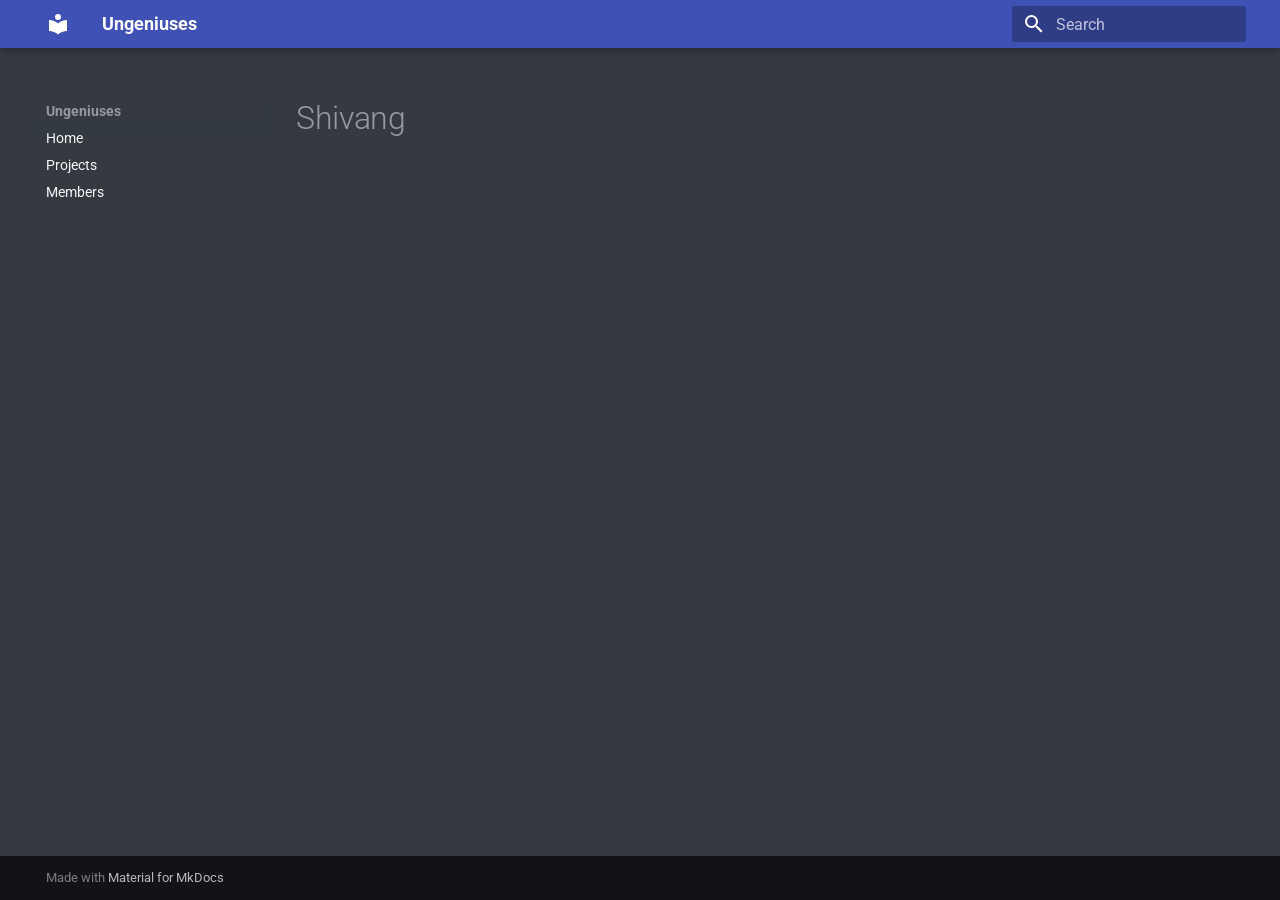
<file: members/shivang/index.html>
<!doctype html>
<html lang="en" class="no-js">
  <head>
    
      <meta charset="utf-8">
      <meta name="viewport" content="width=device-width,initial-scale=1">
      
        <meta name="description" content="Ungeniuses developer org wiki">
      
      
      
      
      
      
        
      
      
      <link rel="icon" href="../../assets/images/favicon.png">
      <meta name="generator" content="mkdocs-1.6.1, mkdocs-material-9.7.6">
    
    
      
        <title>Shivang - Ungeniuses</title>
      
    
    
      <link rel="stylesheet" href="../../assets/stylesheets/main.484c7ddc.min.css">
      
        
        <link rel="stylesheet" href="../../assets/stylesheets/palette.ab4e12ef.min.css">
      
      


    
    
      
    
    
      
        
        
        <link rel="preconnect" href="https://fonts.gstatic.com" crossorigin>
        <link rel="stylesheet" href="https://fonts.googleapis.com/css?family=Roboto:300,300i,400,400i,700,700i%7CRoboto+Mono:400,400i,700,700i&display=fallback">
        <style>:root{--md-text-font:"Roboto";--md-code-font:"Roboto Mono"}</style>
      
    
    
      <link rel="stylesheet" href="../../stylesheets/extra.css">
    
    <script>__md_scope=new URL("../..",location),__md_hash=e=>[...e].reduce(((e,_)=>(e<<5)-e+_.charCodeAt(0)),0),__md_get=(e,_=localStorage,t=__md_scope)=>JSON.parse(_.getItem(t.pathname+"."+e)),__md_set=(e,_,t=localStorage,a=__md_scope)=>{try{t.setItem(a.pathname+"."+e,JSON.stringify(_))}catch(e){}}</script>
    
      

    
    
  </head>
  
  
    
    
    
    
    
    <body dir="ltr" data-md-color-scheme="slate" data-md-color-primary="indigo" data-md-color-accent="indigo">
  
    
    <input class="md-toggle" data-md-toggle="drawer" type="checkbox" id="__drawer" autocomplete="off">
    <input class="md-toggle" data-md-toggle="search" type="checkbox" id="__search" autocomplete="off">
    <label class="md-overlay" for="__drawer"></label>
    <div data-md-component="skip">
      
    </div>
    <div data-md-component="announce">
      
    </div>
    
    
      

  

<header class="md-header md-header--shadow" data-md-component="header">
  <nav class="md-header__inner md-grid" aria-label="Header">
    <a href="../.." title="Ungeniuses" class="md-header__button md-logo" aria-label="Ungeniuses" data-md-component="logo">
      
  
  <svg xmlns="http://www.w3.org/2000/svg" viewBox="0 0 24 24"><path d="M12 8a3 3 0 0 0 3-3 3 3 0 0 0-3-3 3 3 0 0 0-3 3 3 3 0 0 0 3 3m0 3.54C9.64 9.35 6.5 8 3 8v11c3.5 0 6.64 1.35 9 3.54 2.36-2.19 5.5-3.54 9-3.54V8c-3.5 0-6.64 1.35-9 3.54"/></svg>

    </a>
    <label class="md-header__button md-icon" for="__drawer">
      
      <svg xmlns="http://www.w3.org/2000/svg" viewBox="0 0 24 24"><path d="M3 6h18v2H3zm0 5h18v2H3zm0 5h18v2H3z"/></svg>
    </label>
    <div class="md-header__title" data-md-component="header-title">
      <div class="md-header__ellipsis">
        <div class="md-header__topic">
          <span class="md-ellipsis">
            Ungeniuses
          </span>
        </div>
        <div class="md-header__topic" data-md-component="header-topic">
          <span class="md-ellipsis">
            
              Shivang
            
          </span>
        </div>
      </div>
    </div>
    
      
    
    
    
    
      
      
        <label class="md-header__button md-icon" for="__search">
          
          <svg xmlns="http://www.w3.org/2000/svg" viewBox="0 0 24 24"><path d="M9.5 3A6.5 6.5 0 0 1 16 9.5c0 1.61-.59 3.09-1.56 4.23l.27.27h.79l5 5-1.5 1.5-5-5v-.79l-.27-.27A6.52 6.52 0 0 1 9.5 16 6.5 6.5 0 0 1 3 9.5 6.5 6.5 0 0 1 9.5 3m0 2C7 5 5 7 5 9.5S7 14 9.5 14 14 12 14 9.5 12 5 9.5 5"/></svg>
        </label>
        <div class="md-search" data-md-component="search" role="dialog">
  <label class="md-search__overlay" for="__search"></label>
  <div class="md-search__inner" role="search">
    <form class="md-search__form" name="search">
      <input type="text" class="md-search__input" name="query" aria-label="Search" placeholder="Search" autocapitalize="off" autocorrect="off" autocomplete="off" spellcheck="false" data-md-component="search-query" required>
      <label class="md-search__icon md-icon" for="__search">
        
        <svg xmlns="http://www.w3.org/2000/svg" viewBox="0 0 24 24"><path d="M9.5 3A6.5 6.5 0 0 1 16 9.5c0 1.61-.59 3.09-1.56 4.23l.27.27h.79l5 5-1.5 1.5-5-5v-.79l-.27-.27A6.52 6.52 0 0 1 9.5 16 6.5 6.5 0 0 1 3 9.5 6.5 6.5 0 0 1 9.5 3m0 2C7 5 5 7 5 9.5S7 14 9.5 14 14 12 14 9.5 12 5 9.5 5"/></svg>
        
        <svg xmlns="http://www.w3.org/2000/svg" viewBox="0 0 24 24"><path d="M20 11v2H8l5.5 5.5-1.42 1.42L4.16 12l7.92-7.92L13.5 5.5 8 11z"/></svg>
      </label>
      <nav class="md-search__options" aria-label="Search">
        
        <button type="reset" class="md-search__icon md-icon" title="Clear" aria-label="Clear" tabindex="-1">
          
          <svg xmlns="http://www.w3.org/2000/svg" viewBox="0 0 24 24"><path d="M19 6.41 17.59 5 12 10.59 6.41 5 5 6.41 10.59 12 5 17.59 6.41 19 12 13.41 17.59 19 19 17.59 13.41 12z"/></svg>
        </button>
      </nav>
      
    </form>
    <div class="md-search__output">
      <div class="md-search__scrollwrap" tabindex="0" data-md-scrollfix>
        <div class="md-search-result" data-md-component="search-result">
          <div class="md-search-result__meta">
            Initializing search
          </div>
          <ol class="md-search-result__list" role="presentation"></ol>
        </div>
      </div>
    </div>
  </div>
</div>
      
    
    
  </nav>
  
</header>
    
    <div class="md-container" data-md-component="container">
      
      
        
          
        
      
      <main class="md-main" data-md-component="main">
        <div class="md-main__inner md-grid">
          
            
              
              <div class="md-sidebar md-sidebar--primary" data-md-component="sidebar" data-md-type="navigation" >
                <div class="md-sidebar__scrollwrap">
                  <div class="md-sidebar__inner">
                    



<nav class="md-nav md-nav--primary" aria-label="Navigation" data-md-level="0">
  <label class="md-nav__title" for="__drawer">
    <a href="../.." title="Ungeniuses" class="md-nav__button md-logo" aria-label="Ungeniuses" data-md-component="logo">
      
  
  <svg xmlns="http://www.w3.org/2000/svg" viewBox="0 0 24 24"><path d="M12 8a3 3 0 0 0 3-3 3 3 0 0 0-3-3 3 3 0 0 0-3 3 3 3 0 0 0 3 3m0 3.54C9.64 9.35 6.5 8 3 8v11c3.5 0 6.64 1.35 9 3.54 2.36-2.19 5.5-3.54 9-3.54V8c-3.5 0-6.64 1.35-9 3.54"/></svg>

    </a>
    Ungeniuses
  </label>
  
  <ul class="md-nav__list" data-md-scrollfix>
    
      
      
  
  
  
  
    <li class="md-nav__item">
      <a href="../.." class="md-nav__link">
        
  
  
  <span class="md-ellipsis">
    
  
    Home
  

    
  </span>
  
  

      </a>
    </li>
  

    
      
      
  
  
  
  
    <li class="md-nav__item">
      <a href="../../projects/" class="md-nav__link">
        
  
  
  <span class="md-ellipsis">
    
  
    Projects
  

    
  </span>
  
  

      </a>
    </li>
  

    
      
      
  
  
  
  
    <li class="md-nav__item">
      <a href="../" class="md-nav__link">
        
  
  
  <span class="md-ellipsis">
    
  
    Members
  

    
  </span>
  
  

      </a>
    </li>
  

    
  </ul>
</nav>
                  </div>
                </div>
              </div>
            
            
              
              <div class="md-sidebar md-sidebar--secondary" data-md-component="sidebar" data-md-type="toc" >
                <div class="md-sidebar__scrollwrap">
                  <div class="md-sidebar__inner">
                    

<nav class="md-nav md-nav--secondary" aria-label="Table of contents">
  
  
  
  
</nav>
                  </div>
                </div>
              </div>
            
          
          
            <div class="md-content" data-md-component="content">
              
              <article class="md-content__inner md-typeset">
                
                  



  <h1>Shivang</h1>














                
              </article>
            </div>
          
          
<script>var target=document.getElementById(location.hash.slice(1));target&&target.name&&(target.checked=target.name.startsWith("__tabbed_"))</script>
        </div>
        
          <button type="button" class="md-top md-icon" data-md-component="top" hidden>
  
  <svg xmlns="http://www.w3.org/2000/svg" viewBox="0 0 24 24"><path d="M13 20h-2V8l-5.5 5.5-1.42-1.42L12 4.16l7.92 7.92-1.42 1.42L13 8z"/></svg>
  Back to top
</button>
        
      </main>
      
        <footer class="md-footer">
  
  <div class="md-footer-meta md-typeset">
    <div class="md-footer-meta__inner md-grid">
      <div class="md-copyright">
  
  
    Made with
    <a href="https://squidfunk.github.io/mkdocs-material/" target="_blank" rel="noopener">
      Material for MkDocs
    </a>
  
</div>
      
    </div>
  </div>
</footer>
      
    </div>
    <div class="md-dialog" data-md-component="dialog">
      <div class="md-dialog__inner md-typeset"></div>
    </div>
    
    
    
      
      
      <script id="__config" type="application/json">{"annotate": null, "base": "../..", "features": ["navigation.instant", "navigation.top", "content.code.copy"], "search": "../../assets/javascripts/workers/search.2c215733.min.js", "tags": null, "translations": {"clipboard.copied": "Copied to clipboard", "clipboard.copy": "Copy to clipboard", "search.result.more.one": "1 more on this page", "search.result.more.other": "# more on this page", "search.result.none": "No matching documents", "search.result.one": "1 matching document", "search.result.other": "# matching documents", "search.result.placeholder": "Type to start searching", "search.result.term.missing": "Missing", "select.version": "Select version"}, "version": null}</script>
    
    
      <script src="../../assets/javascripts/bundle.79ae519e.min.js"></script>
      
        <script src="../../javascripts/members.js"></script>
      
    
  </body>
</html>
</file>
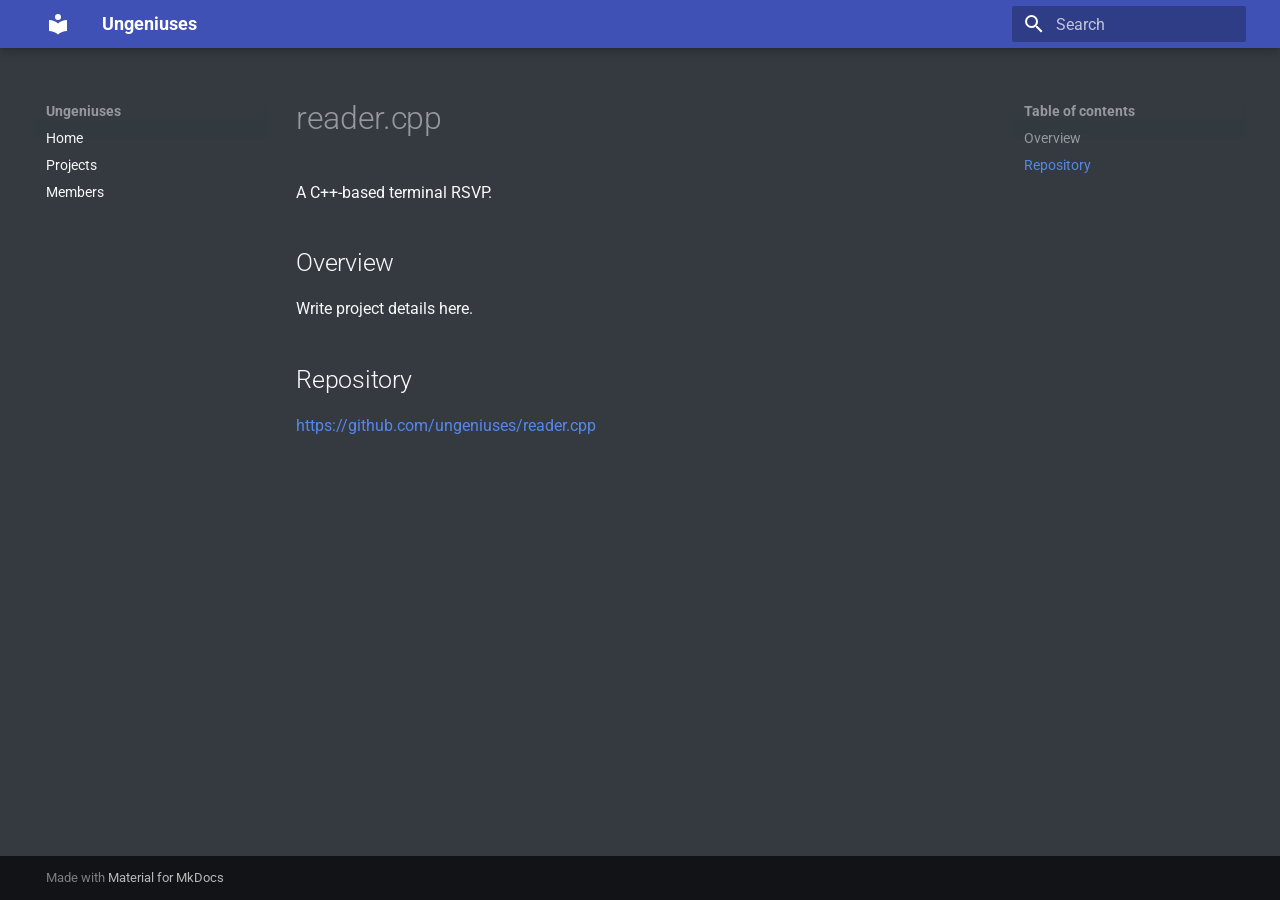
<file: projects/reader.cpp/index.html>
<!doctype html>
<html lang="en" class="no-js">
  <head>
    
      <meta charset="utf-8">
      <meta name="viewport" content="width=device-width,initial-scale=1">
      
        <meta name="description" content="Ungeniuses developer org wiki">
      
      
      
      
      
      
        
      
      
      <link rel="icon" href="../../assets/images/favicon.png">
      <meta name="generator" content="mkdocs-1.6.1, mkdocs-material-9.7.6">
    
    
      
        <title>reader.cpp - Ungeniuses</title>
      
    
    
      <link rel="stylesheet" href="../../assets/stylesheets/main.484c7ddc.min.css">
      
        
        <link rel="stylesheet" href="../../assets/stylesheets/palette.ab4e12ef.min.css">
      
      


    
    
      
    
    
      
        
        
        <link rel="preconnect" href="https://fonts.gstatic.com" crossorigin>
        <link rel="stylesheet" href="https://fonts.googleapis.com/css?family=Roboto:300,300i,400,400i,700,700i%7CRoboto+Mono:400,400i,700,700i&display=fallback">
        <style>:root{--md-text-font:"Roboto";--md-code-font:"Roboto Mono"}</style>
      
    
    
      <link rel="stylesheet" href="../../stylesheets/extra.css">
    
    <script>__md_scope=new URL("../..",location),__md_hash=e=>[...e].reduce(((e,_)=>(e<<5)-e+_.charCodeAt(0)),0),__md_get=(e,_=localStorage,t=__md_scope)=>JSON.parse(_.getItem(t.pathname+"."+e)),__md_set=(e,_,t=localStorage,a=__md_scope)=>{try{t.setItem(a.pathname+"."+e,JSON.stringify(_))}catch(e){}}</script>
    
      

    
    
  </head>
  
  
    
    
    
    
    
    <body dir="ltr" data-md-color-scheme="slate" data-md-color-primary="indigo" data-md-color-accent="indigo">
  
    
    <input class="md-toggle" data-md-toggle="drawer" type="checkbox" id="__drawer" autocomplete="off">
    <input class="md-toggle" data-md-toggle="search" type="checkbox" id="__search" autocomplete="off">
    <label class="md-overlay" for="__drawer"></label>
    <div data-md-component="skip">
      
        
        <a href="#readercpp" class="md-skip">
          Skip to content
        </a>
      
    </div>
    <div data-md-component="announce">
      
    </div>
    
    
      

  

<header class="md-header md-header--shadow" data-md-component="header">
  <nav class="md-header__inner md-grid" aria-label="Header">
    <a href="../.." title="Ungeniuses" class="md-header__button md-logo" aria-label="Ungeniuses" data-md-component="logo">
      
  
  <svg xmlns="http://www.w3.org/2000/svg" viewBox="0 0 24 24"><path d="M12 8a3 3 0 0 0 3-3 3 3 0 0 0-3-3 3 3 0 0 0-3 3 3 3 0 0 0 3 3m0 3.54C9.64 9.35 6.5 8 3 8v11c3.5 0 6.64 1.35 9 3.54 2.36-2.19 5.5-3.54 9-3.54V8c-3.5 0-6.64 1.35-9 3.54"/></svg>

    </a>
    <label class="md-header__button md-icon" for="__drawer">
      
      <svg xmlns="http://www.w3.org/2000/svg" viewBox="0 0 24 24"><path d="M3 6h18v2H3zm0 5h18v2H3zm0 5h18v2H3z"/></svg>
    </label>
    <div class="md-header__title" data-md-component="header-title">
      <div class="md-header__ellipsis">
        <div class="md-header__topic">
          <span class="md-ellipsis">
            Ungeniuses
          </span>
        </div>
        <div class="md-header__topic" data-md-component="header-topic">
          <span class="md-ellipsis">
            
              reader.cpp
            
          </span>
        </div>
      </div>
    </div>
    
      
    
    
    
    
      
      
        <label class="md-header__button md-icon" for="__search">
          
          <svg xmlns="http://www.w3.org/2000/svg" viewBox="0 0 24 24"><path d="M9.5 3A6.5 6.5 0 0 1 16 9.5c0 1.61-.59 3.09-1.56 4.23l.27.27h.79l5 5-1.5 1.5-5-5v-.79l-.27-.27A6.52 6.52 0 0 1 9.5 16 6.5 6.5 0 0 1 3 9.5 6.5 6.5 0 0 1 9.5 3m0 2C7 5 5 7 5 9.5S7 14 9.5 14 14 12 14 9.5 12 5 9.5 5"/></svg>
        </label>
        <div class="md-search" data-md-component="search" role="dialog">
  <label class="md-search__overlay" for="__search"></label>
  <div class="md-search__inner" role="search">
    <form class="md-search__form" name="search">
      <input type="text" class="md-search__input" name="query" aria-label="Search" placeholder="Search" autocapitalize="off" autocorrect="off" autocomplete="off" spellcheck="false" data-md-component="search-query" required>
      <label class="md-search__icon md-icon" for="__search">
        
        <svg xmlns="http://www.w3.org/2000/svg" viewBox="0 0 24 24"><path d="M9.5 3A6.5 6.5 0 0 1 16 9.5c0 1.61-.59 3.09-1.56 4.23l.27.27h.79l5 5-1.5 1.5-5-5v-.79l-.27-.27A6.52 6.52 0 0 1 9.5 16 6.5 6.5 0 0 1 3 9.5 6.5 6.5 0 0 1 9.5 3m0 2C7 5 5 7 5 9.5S7 14 9.5 14 14 12 14 9.5 12 5 9.5 5"/></svg>
        
        <svg xmlns="http://www.w3.org/2000/svg" viewBox="0 0 24 24"><path d="M20 11v2H8l5.5 5.5-1.42 1.42L4.16 12l7.92-7.92L13.5 5.5 8 11z"/></svg>
      </label>
      <nav class="md-search__options" aria-label="Search">
        
        <button type="reset" class="md-search__icon md-icon" title="Clear" aria-label="Clear" tabindex="-1">
          
          <svg xmlns="http://www.w3.org/2000/svg" viewBox="0 0 24 24"><path d="M19 6.41 17.59 5 12 10.59 6.41 5 5 6.41 10.59 12 5 17.59 6.41 19 12 13.41 17.59 19 19 17.59 13.41 12z"/></svg>
        </button>
      </nav>
      
    </form>
    <div class="md-search__output">
      <div class="md-search__scrollwrap" tabindex="0" data-md-scrollfix>
        <div class="md-search-result" data-md-component="search-result">
          <div class="md-search-result__meta">
            Initializing search
          </div>
          <ol class="md-search-result__list" role="presentation"></ol>
        </div>
      </div>
    </div>
  </div>
</div>
      
    
    
  </nav>
  
</header>
    
    <div class="md-container" data-md-component="container">
      
      
        
          
        
      
      <main class="md-main" data-md-component="main">
        <div class="md-main__inner md-grid">
          
            
              
              <div class="md-sidebar md-sidebar--primary" data-md-component="sidebar" data-md-type="navigation" >
                <div class="md-sidebar__scrollwrap">
                  <div class="md-sidebar__inner">
                    



<nav class="md-nav md-nav--primary" aria-label="Navigation" data-md-level="0">
  <label class="md-nav__title" for="__drawer">
    <a href="../.." title="Ungeniuses" class="md-nav__button md-logo" aria-label="Ungeniuses" data-md-component="logo">
      
  
  <svg xmlns="http://www.w3.org/2000/svg" viewBox="0 0 24 24"><path d="M12 8a3 3 0 0 0 3-3 3 3 0 0 0-3-3 3 3 0 0 0-3 3 3 3 0 0 0 3 3m0 3.54C9.64 9.35 6.5 8 3 8v11c3.5 0 6.64 1.35 9 3.54 2.36-2.19 5.5-3.54 9-3.54V8c-3.5 0-6.64 1.35-9 3.54"/></svg>

    </a>
    Ungeniuses
  </label>
  
  <ul class="md-nav__list" data-md-scrollfix>
    
      
      
  
  
  
  
    <li class="md-nav__item">
      <a href="../.." class="md-nav__link">
        
  
  
  <span class="md-ellipsis">
    
  
    Home
  

    
  </span>
  
  

      </a>
    </li>
  

    
      
      
  
  
  
  
    <li class="md-nav__item">
      <a href="../" class="md-nav__link">
        
  
  
  <span class="md-ellipsis">
    
  
    Projects
  

    
  </span>
  
  

      </a>
    </li>
  

    
      
      
  
  
  
  
    <li class="md-nav__item">
      <a href="../../members/" class="md-nav__link">
        
  
  
  <span class="md-ellipsis">
    
  
    Members
  

    
  </span>
  
  

      </a>
    </li>
  

    
  </ul>
</nav>
                  </div>
                </div>
              </div>
            
            
              
              <div class="md-sidebar md-sidebar--secondary" data-md-component="sidebar" data-md-type="toc" >
                <div class="md-sidebar__scrollwrap">
                  <div class="md-sidebar__inner">
                    

<nav class="md-nav md-nav--secondary" aria-label="Table of contents">
  
  
  
    
  
  
    <label class="md-nav__title" for="__toc">
      <span class="md-nav__icon md-icon"></span>
      Table of contents
    </label>
    <ul class="md-nav__list" data-md-component="toc" data-md-scrollfix>
      
        <li class="md-nav__item">
  <a href="#overview" class="md-nav__link">
    <span class="md-ellipsis">
      
        Overview
      
    </span>
  </a>
  
</li>
      
        <li class="md-nav__item">
  <a href="#repository" class="md-nav__link">
    <span class="md-ellipsis">
      
        Repository
      
    </span>
  </a>
  
</li>
      
    </ul>
  
</nav>
                  </div>
                </div>
              </div>
            
          
          
            <div class="md-content" data-md-component="content">
              
              <article class="md-content__inner md-typeset">
                
                  



<h1 id="readercpp">reader.cpp</h1>
<p>A C++-based terminal RSVP.</p>
<h2 id="overview">Overview</h2>
<p>Write project details here.</p>
<h2 id="repository">Repository</h2>
<p><a href="https://github.com/ungeniuses/reader.cpp">https://github.com/ungeniuses/reader.cpp</a></p>












                
              </article>
            </div>
          
          
<script>var target=document.getElementById(location.hash.slice(1));target&&target.name&&(target.checked=target.name.startsWith("__tabbed_"))</script>
        </div>
        
          <button type="button" class="md-top md-icon" data-md-component="top" hidden>
  
  <svg xmlns="http://www.w3.org/2000/svg" viewBox="0 0 24 24"><path d="M13 20h-2V8l-5.5 5.5-1.42-1.42L12 4.16l7.92 7.92-1.42 1.42L13 8z"/></svg>
  Back to top
</button>
        
      </main>
      
        <footer class="md-footer">
  
  <div class="md-footer-meta md-typeset">
    <div class="md-footer-meta__inner md-grid">
      <div class="md-copyright">
  
  
    Made with
    <a href="https://squidfunk.github.io/mkdocs-material/" target="_blank" rel="noopener">
      Material for MkDocs
    </a>
  
</div>
      
    </div>
  </div>
</footer>
      
    </div>
    <div class="md-dialog" data-md-component="dialog">
      <div class="md-dialog__inner md-typeset"></div>
    </div>
    
    
    
      
      
      <script id="__config" type="application/json">{"annotate": null, "base": "../..", "features": ["navigation.instant", "navigation.top", "content.code.copy"], "search": "../../assets/javascripts/workers/search.2c215733.min.js", "tags": null, "translations": {"clipboard.copied": "Copied to clipboard", "clipboard.copy": "Copy to clipboard", "search.result.more.one": "1 more on this page", "search.result.more.other": "# more on this page", "search.result.none": "No matching documents", "search.result.one": "1 matching document", "search.result.other": "# matching documents", "search.result.placeholder": "Type to start searching", "search.result.term.missing": "Missing", "select.version": "Select version"}, "version": null}</script>
    
    
      <script src="../../assets/javascripts/bundle.79ae519e.min.js"></script>
      
        <script src="../../javascripts/members.js"></script>
      
    
  </body>
</html>
</file>
<file: stylesheets/extra.css>
:root {
  --gray-100: rgba(255, 255, 255, 0.1);
  --gray-200: rgba(255, 255, 255, 0.2);
  --gray-500: rgba(255, 255, 255, 0.5);
  --color-link:         #84b2ff;
  --color-visited-link: #b88dff;
  --body-background:    #343a40;
  --body-font-color:    #f8f9fa;
  --icon-filter:        brightness(0) invert(1);
  --hint-color-info:    #66bbff;
  --hint-color-warning: #ffdd66;
  --hint-color-danger:  #ff6666;
}

[data-md-color-scheme="slate"] {
  --md-default-bg-color: var(--body-background);
  --md-default-fg-color: var(--body-font-color);
  --md-typeset-a-color: var(--color-link);
  --md-typeset-a-color--visited: var(--color-visited-link);
  --md-admonition-icon--info: var(--hint-color-info);
  --md-admonition-icon--warning: var(--hint-color-warning);
  --md-admonition-icon--danger: var(--hint-color-danger);
}

.members-grid {
  display: grid;
  grid-template-columns: repeat(auto-fill, minmax(160px, 1fr));
  gap: 1rem;
  margin-top: 1.5rem;
}

.member-card {
  display: flex;
  flex-direction: column;
  align-items: center;
  padding: 1rem;
  border: 1px solid var(--gray-200);
  border-radius: 8px;
  color: var(--body-font-color);
  transition: border-color 0.15s ease;
}

.member-card:hover {
  border-color: var(--color-link);
}

.member-card-link {
  display: flex;
  flex-direction: column;
  align-items: center;
  text-decoration: none;
  color: var(--body-font-color);
}

.member-avatar {
  width: 80px;
  height: 80px;
  border-radius: 50%;
}

.member-avatar-large {
  width: 140px;
  height: 140px;
  border-radius: 50%;
}

.member-name {
  margin-top: 0.5rem;
  font-weight: bold;
}

.member-links {
  display: flex;
  flex-direction: column;
  gap: 0.3rem;
  margin-top: 0.4rem;
}

.profile-link {
  font-size: 0.9rem;
}

.profile-link-key {
  font-weight: 600;
  color: var(--body-font-color);
}

.profile-link-sep {
  color: var(--gray-500);
}

.profile-link-url {
  color: var(--color-link);
  text-decoration: none;
}

.profile-link-url:hover {
  text-decoration: underline;
}

#member-header {
  display: flex;
  flex-direction: column;
  align-items: flex-start;
  gap: 0.25rem;
  margin-bottom: 1.5rem;
}

.member-name-large {
  font-size: 1.4rem;
  font-weight: 600;
  margin: 0;
}
</file>
<file: assets/stylesheets/main.484c7ddc.min.css>
@charset "UTF-8";html{-webkit-text-size-adjust:none;-moz-text-size-adjust:none;text-size-adjust:none;box-sizing:border-box}*,:after,:before{box-sizing:inherit}@media (prefers-reduced-motion){*,:after,:before{transition:none!important}}body{margin:0}a,button,input,label{-webkit-tap-highlight-color:transparent}a{color:inherit;text-decoration:none}hr{border:0;box-sizing:initial;display:block;height:.05rem;overflow:visible;padding:0}small{font-size:80%}sub,sup{line-height:1em}img{border-style:none}table{border-collapse:initial;border-spacing:0}td,th{font-weight:400;vertical-align:top}button{background:#0000;border:0;font-family:inherit;font-size:inherit;margin:0;padding:0}input{border:0;outline:none}:root{--md-primary-fg-color:#4051b5;--md-primary-fg-color--light:#5d6cc0;--md-primary-fg-color--dark:#303fa1;--md-primary-bg-color:#fff;--md-primary-bg-color--light:#ffffffb3;--md-accent-fg-color:#526cfe;--md-accent-fg-color--transparent:#526cfe1a;--md-accent-bg-color:#fff;--md-accent-bg-color--light:#ffffffb3}[data-md-color-scheme=default]{color-scheme:light}[data-md-color-scheme=default] img[src$="#gh-dark-mode-only"],[data-md-color-scheme=default] img[src$="#only-dark"]{display:none}:root,[data-md-color-scheme=default]{--md-hue:225deg;--md-default-fg-color:#000000de;--md-default-fg-color--light:#0000008a;--md-default-fg-color--lighter:#00000052;--md-default-fg-color--lightest:#00000012;--md-default-bg-color:#fff;--md-default-bg-color--light:#ffffffb3;--md-default-bg-color--lighter:#ffffff4d;--md-default-bg-color--lightest:#ffffff1f;--md-code-fg-color:#36464e;--md-code-bg-color:#f5f5f5;--md-code-bg-color--light:#f5f5f5b3;--md-code-bg-color--lighter:#f5f5f54d;--md-code-hl-color:#4287ff;--md-code-hl-color--light:#4287ff1a;--md-code-hl-number-color:#d52a2a;--md-code-hl-special-color:#db1457;--md-code-hl-function-color:#a846b9;--md-code-hl-constant-color:#6e59d9;--md-code-hl-keyword-color:#3f6ec6;--md-code-hl-string-color:#1c7d4d;--md-code-hl-name-color:var(--md-code-fg-color);--md-code-hl-operator-color:var(--md-default-fg-color--light);--md-code-hl-punctuation-color:var(--md-default-fg-color--light);--md-code-hl-comment-color:var(--md-default-fg-color--light);--md-code-hl-generic-color:var(--md-default-fg-color--light);--md-code-hl-variable-color:var(--md-default-fg-color--light);--md-typeset-color:var(--md-default-fg-color);--md-typeset-a-color:var(--md-primary-fg-color);--md-typeset-del-color:#f5503d26;--md-typeset-ins-color:#0bd57026;--md-typeset-kbd-color:#fafafa;--md-typeset-kbd-accent-color:#fff;--md-typeset-kbd-border-color:#b8b8b8;--md-typeset-mark-color:#ffff0080;--md-typeset-table-color:#0000001f;--md-typeset-table-color--light:rgba(0,0,0,.035);--md-admonition-fg-color:var(--md-default-fg-color);--md-admonition-bg-color:var(--md-default-bg-color);--md-warning-fg-color:#000000de;--md-warning-bg-color:#ff9;--md-footer-fg-color:#fff;--md-footer-fg-color--light:#ffffffb3;--md-footer-fg-color--lighter:#ffffff73;--md-footer-bg-color:#000000de;--md-footer-bg-color--dark:#00000052;--md-shadow-z1:0 0.2rem 0.5rem #0000000d,0 0 0.05rem #0000001a;--md-shadow-z2:0 0.2rem 0.5rem #0000001a,0 0 0.05rem #00000040;--md-shadow-z3:0 0.2rem 0.5rem #0003,0 0 0.05rem #00000059}.md-icon svg{fill:currentcolor;display:block;height:1.2rem;width:1.2rem}body{-webkit-font-smoothing:antialiased;-moz-osx-font-smoothing:grayscale;--md-text-font-family:var(--md-text-font,_),-apple-system,BlinkMacSystemFont,Helvetica,Arial,sans-serif;--md-code-font-family:var(--md-code-font,_),SFMono-Regular,Consolas,Menlo,monospace}aside,body,input{font-feature-settings:"kern","liga";color:var(--md-typeset-color);font-family:var(--md-text-font-family)}code,kbd,pre{font-feature-settings:"kern";font-family:var(--md-code-font-family)}:root{--md-typeset-table-sort-icon:url('data:image/svg+xml;charset=utf-8,<svg xmlns="http://www.w3.org/2000/svg" viewBox="0 0 24 24"><path d="m18 21-4-4h3V7h-3l4-4 4 4h-3v10h3M2 19v-2h10v2M2 13v-2h7v2M2 7V5h4v2z"/></svg>');--md-typeset-table-sort-icon--asc:url('data:image/svg+xml;charset=utf-8,<svg xmlns="http://www.w3.org/2000/svg" viewBox="0 0 24 24"><path d="M19 17h3l-4 4-4-4h3V3h2M2 17h10v2H2M6 5v2H2V5m0 6h7v2H2z"/></svg>');--md-typeset-table-sort-icon--desc:url('data:image/svg+xml;charset=utf-8,<svg xmlns="http://www.w3.org/2000/svg" viewBox="0 0 24 24"><path d="M19 7h3l-4-4-4 4h3v14h2M2 17h10v2H2M6 5v2H2V5m0 6h7v2H2z"/></svg>')}.md-typeset{-webkit-print-color-adjust:exact;color-adjust:exact;font-size:.8rem;line-height:1.6;overflow-wrap:break-word}@media print{.md-typeset{font-size:.68rem}}.md-typeset blockquote,.md-typeset dl,.md-typeset figure,.md-typeset ol,.md-typeset pre,.md-typeset ul{margin-bottom:1em;margin-top:1em}.md-typeset h1{color:var(--md-default-fg-color--light);font-size:2em;line-height:1.3;margin:0 0 1.25em}.md-typeset h1,.md-typeset h2{font-weight:300;letter-spacing:-.01em}.md-typeset h2{font-size:1.5625em;line-height:1.4;margin:1.6em 0 .64em}.md-typeset h3{font-size:1.25em;font-weight:400;letter-spacing:-.01em;line-height:1.5;margin:1.6em 0 .8em}.md-typeset h2+h3{margin-top:.8em}.md-typeset h4{font-weight:700;letter-spacing:-.01em;margin:1em 0}.md-typeset h5,.md-typeset h6{color:var(--md-default-fg-color--light);font-size:.8em;font-weight:700;letter-spacing:-.01em;margin:1.25em 0}.md-typeset h5{text-transform:uppercase}.md-typeset h5 code{text-transform:none}.md-typeset hr{border-bottom:.05rem solid var(--md-default-fg-color--lightest);display:flow-root;margin:1.5em 0}.md-typeset a{color:var(--md-typeset-a-color);word-break:break-word}.md-typeset a,.md-typeset a:before{transition:color 125ms}.md-typeset a:focus,.md-typeset a:hover{color:var(--md-accent-fg-color)}.md-typeset a:focus code,.md-typeset a:hover code{background-color:var(--md-accent-fg-color--transparent);color:var(--md-accent-fg-color)}.md-typeset a code{color:var(--md-typeset-a-color)}.md-typeset a.focus-visible{outline-color:var(--md-accent-fg-color);outline-offset:.2rem}.md-typeset code,.md-typeset kbd,.md-typeset pre{color:var(--md-code-fg-color);direction:ltr;font-variant-ligatures:none;transition:background-color 125ms}@media print{.md-typeset code,.md-typeset kbd,.md-typeset pre{white-space:pre-wrap}}.md-typeset code{background-color:var(--md-code-bg-color);border-radius:.1rem;-webkit-box-decoration-break:clone;box-decoration-break:clone;font-size:.85em;padding:0 .2941176471em;transition:color 125ms,background-color 125ms;word-break:break-word}.md-typeset code:not(.focus-visible){-webkit-tap-highlight-color:transparent;outline:none}.md-typeset pre{display:flow-root;line-height:1.4;position:relative}.md-typeset pre>code{-webkit-box-decoration-break:slice;box-decoration-break:slice;box-shadow:none;display:block;margin:0;outline-color:var(--md-accent-fg-color);overflow:auto;padding:.7720588235em 1.1764705882em;scrollbar-color:var(--md-default-fg-color--lighter) #0000;scrollbar-width:thin;touch-action:auto;word-break:normal}.md-typeset pre>code:hover{scrollbar-color:var(--md-accent-fg-color) #0000}.md-typeset pre>code::-webkit-scrollbar{height:.2rem;width:.2rem}.md-typeset pre>code::-webkit-scrollbar-thumb{background-color:var(--md-default-fg-color--lighter)}.md-typeset pre>code::-webkit-scrollbar-thumb:hover{background-color:var(--md-accent-fg-color)}.md-typeset kbd{background-color:var(--md-typeset-kbd-color);border-radius:.1rem;box-shadow:0 .1rem 0 .05rem var(--md-typeset-kbd-border-color),0 .1rem 0 var(--md-typeset-kbd-border-color),0 -.1rem .2rem var(--md-typeset-kbd-accent-color) inset;color:var(--md-default-fg-color);display:inline-block;font-size:.75em;padding:0 .6666666667em;vertical-align:text-top;word-break:break-word}.md-typeset mark{background-color:var(--md-typeset-mark-color);-webkit-box-decoration-break:clone;box-decoration-break:clone;color:inherit;word-break:break-word}.md-typeset abbr{cursor:help;text-decoration:none}.md-typeset [data-preview],.md-typeset abbr{border-bottom:.05rem dotted var(--md-default-fg-color--light)}.md-typeset small{opacity:.75}[dir=ltr] .md-typeset sub,[dir=ltr] .md-typeset sup{margin-left:.078125em}[dir=rtl] .md-typeset sub,[dir=rtl] .md-typeset sup{margin-right:.078125em}[dir=ltr] .md-typeset blockquote{padding-left:.6rem}[dir=rtl] .md-typeset blockquote{padding-right:.6rem}[dir=ltr] .md-typeset blockquote{border-left:.2rem solid var(--md-default-fg-color--lighter)}[dir=rtl] .md-typeset blockquote{border-right:.2rem solid var(--md-default-fg-color--lighter)}.md-typeset blockquote{color:var(--md-default-fg-color--light);margin-left:0;margin-right:0}.md-typeset ul{list-style-type:disc}.md-typeset ul[type]{list-style-type:revert-layer}[dir=ltr] .md-typeset ol,[dir=ltr] .md-typeset ul{margin-left:.625em}[dir=rtl] .md-typeset ol,[dir=rtl] .md-typeset ul{margin-right:.625em}.md-typeset ol,.md-typeset ul{padding:0}.md-typeset ol:not([hidden]),.md-typeset ul:not([hidden]){display:flow-root}.md-typeset ol ol,.md-typeset ul ol{list-style-type:lower-alpha}.md-typeset ol ol ol,.md-typeset ul ol ol{list-style-type:lower-roman}.md-typeset ol ol ol ol,.md-typeset ul ol ol ol{list-style-type:upper-alpha}.md-typeset ol ol ol ol ol,.md-typeset ul ol ol ol ol{list-style-type:upper-roman}.md-typeset ol[type],.md-typeset ul[type]{list-style-type:revert-layer}[dir=ltr] .md-typeset ol li,[dir=ltr] .md-typeset ul li{margin-left:1.25em}[dir=rtl] .md-typeset ol li,[dir=rtl] .md-typeset ul li{margin-right:1.25em}.md-typeset ol li,.md-typeset ul li{margin-bottom:.5em}.md-typeset ol li blockquote,.md-typeset ol li p,.md-typeset ul li blockquote,.md-typeset ul li p{margin:.5em 0}.md-typeset ol li:last-child,.md-typeset ul li:last-child{margin-bottom:0}[dir=ltr] .md-typeset ol li ol,[dir=ltr] .md-typeset ol li ul,[dir=ltr] .md-typeset ul li ol,[dir=ltr] .md-typeset ul li ul{margin-left:.625em}[dir=rtl] .md-typeset ol li ol,[dir=rtl] .md-typeset ol li ul,[dir=rtl] .md-typeset ul li ol,[dir=rtl] .md-typeset ul li ul{margin-right:.625em}.md-typeset ol li ol,.md-typeset ol li ul,.md-typeset ul li ol,.md-typeset ul li ul{margin-bottom:.5em;margin-top:.5em}[dir=ltr] .md-typeset dd{margin-left:1.875em}[dir=rtl] .md-typeset dd{margin-right:1.875em}.md-typeset dd{margin-bottom:1.5em;margin-top:1em}.md-typeset img,.md-typeset svg,.md-typeset video{height:auto;max-width:100%}.md-typeset img[align=left]{margin:1em 1em 1em 0}.md-typeset img[align=right]{margin:1em 0 1em 1em}.md-typeset img[align]:only-child{margin-top:0}.md-typeset figure{display:flow-root;margin:1em auto;max-width:100%;text-align:center;width:fit-content}.md-typeset figure img{display:block;margin:0 auto}.md-typeset figcaption{font-style:italic;margin:1em auto;max-width:24rem}.md-typeset iframe{max-width:100%}.md-typeset table:not([class]){background-color:var(--md-default-bg-color);border:.05rem solid var(--md-typeset-table-color);border-radius:.1rem;display:inline-block;font-size:.64rem;max-width:100%;overflow:auto;touch-action:auto}@media print{.md-typeset table:not([class]){display:table}}.md-typeset table:not([class])+*{margin-top:1.5em}.md-typeset table:not([class]) td>:first-child,.md-typeset table:not([class]) th>:first-child{margin-top:0}.md-typeset table:not([class]) td>:last-child,.md-typeset table:not([class]) th>:last-child{margin-bottom:0}.md-typeset table:not([class]) td:not([align]),.md-typeset table:not([class]) th:not([align]){text-align:left}[dir=rtl] .md-typeset table:not([class]) td:not([align]),[dir=rtl] .md-typeset table:not([class]) th:not([align]){text-align:right}.md-typeset table:not([class]) th{font-weight:700;min-width:5rem;padding:.9375em 1.25em;vertical-align:top}.md-typeset table:not([class]) td{border-top:.05rem solid var(--md-typeset-table-color);padding:.9375em 1.25em;vertical-align:top}.md-typeset table:not([class]) tbody tr{transition:background-color 125ms}.md-typeset table:not([class]) tbody tr:hover{background-color:var(--md-typeset-table-color--light);box-shadow:0 .05rem 0 var(--md-default-bg-color) inset}.md-typeset table:not([class]) a{word-break:normal}.md-typeset table th[role=columnheader]{cursor:pointer}[dir=ltr] .md-typeset table th[role=columnheader]:after{margin-left:.5em}[dir=rtl] .md-typeset table th[role=columnheader]:after{margin-right:.5em}.md-typeset table th[role=columnheader]:after{content:"";display:inline-block;height:1.2em;-webkit-mask-image:var(--md-typeset-table-sort-icon);mask-image:var(--md-typeset-table-sort-icon);-webkit-mask-repeat:no-repeat;mask-repeat:no-repeat;-webkit-mask-size:contain;mask-size:contain;transition:background-color 125ms;vertical-align:text-bottom;width:1.2em}.md-typeset table th[role=columnheader]:hover:after{background-color:var(--md-default-fg-color--lighter)}.md-typeset table th[role=columnheader][aria-sort=ascending]:after{background-color:var(--md-default-fg-color--light);-webkit-mask-image:var(--md-typeset-table-sort-icon--asc);mask-image:var(--md-typeset-table-sort-icon--asc)}.md-typeset table th[role=columnheader][aria-sort=descending]:after{background-color:var(--md-default-fg-color--light);-webkit-mask-image:var(--md-typeset-table-sort-icon--desc);mask-image:var(--md-typeset-table-sort-icon--desc)}.md-typeset__scrollwrap{margin:1em -.8rem;overflow-x:auto;touch-action:auto}.md-typeset__table{display:inline-block;margin-bottom:.5em;padding:0 .8rem}@media print{.md-typeset__table{display:block}}html .md-typeset__table table{display:table;margin:0;overflow:hidden;width:100%}@media screen and (max-width:44.984375em){.md-content__inner>pre{margin:1em -.8rem}.md-content__inner>pre code{border-radius:0}}.md-typeset .md-author{border-radius:100%;display:block;flex-shrink:0;height:1.6rem;overflow:hidden;position:relative;transition:color 125ms,transform 125ms;width:1.6rem}.md-typeset .md-author img{display:block}.md-typeset .md-author--more{background:var(--md-default-fg-color--lightest);color:var(--md-default-fg-color--lighter);font-size:.6rem;font-weight:700;line-height:1.6rem;text-align:center}.md-typeset .md-author--long{height:2.4rem;width:2.4rem}.md-typeset a.md-author{transform:scale(1)}.md-typeset a.md-author img{border-radius:100%;filter:grayscale(100%) opacity(75%);transition:filter 125ms}.md-typeset a.md-author:focus,.md-typeset a.md-author:hover{transform:scale(1.1);z-index:1}.md-typeset a.md-author:focus img,.md-typeset a.md-author:hover img{filter:grayscale(0)}.md-banner{background-color:var(--md-footer-bg-color);color:var(--md-footer-fg-color);overflow:auto}@media print{.md-banner{display:none}}.md-banner--warning{background-color:var(--md-warning-bg-color);color:var(--md-warning-fg-color)}.md-banner__inner{font-size:.7rem;margin:.6rem auto;padding:0 .8rem}[dir=ltr] .md-banner__button{float:right}[dir=rtl] .md-banner__button{float:left}.md-banner__button{color:inherit;cursor:pointer;transition:opacity .25s}.no-js .md-banner__button{display:none}.md-banner__button:hover{opacity:.7}html{font-size:125%;height:100%;overflow-x:hidden}@media screen and (min-width:100em){html{font-size:137.5%}}@media screen and (min-width:125em){html{font-size:150%}}body{background-color:var(--md-default-bg-color);display:flex;flex-direction:column;font-size:.5rem;min-height:100%;position:relative;width:100%}@media print{body{display:block}}@media screen and (max-width:59.984375em){body[data-md-scrolllock]{position:fixed}}.md-grid{margin-left:auto;margin-right:auto;max-width:61rem}.md-container{display:flex;flex-direction:column;flex-grow:1}@media print{.md-container{display:block}}.md-main{flex-grow:1}.md-main__inner{display:flex;height:100%;margin-top:1.5rem}.md-ellipsis{overflow:hidden;text-overflow:ellipsis}.md-toggle{display:none}.md-option{height:0;opacity:0;position:absolute;width:0}.md-option:checked+label:not([hidden]){display:block}.md-option.focus-visible+label{outline-color:var(--md-accent-fg-color);outline-style:auto}.md-skip{background-color:var(--md-default-fg-color);border-radius:.1rem;color:var(--md-default-bg-color);font-size:.64rem;margin:.5rem;opacity:0;outline-color:var(--md-accent-fg-color);padding:.3rem .5rem;position:fixed;transform:translateY(.4rem);z-index:-1}.md-skip:focus{opacity:1;transform:translateY(0);transition:transform .25s cubic-bezier(.4,0,.2,1),opacity 175ms 75ms;z-index:10}@page{margin:25mm}:root{--md-clipboard-icon:url('data:image/svg+xml;charset=utf-8,<svg xmlns="http://www.w3.org/2000/svg" viewBox="0 0 24 24"><path d="M19 21H8V7h11m0-2H8a2 2 0 0 0-2 2v14a2 2 0 0 0 2 2h11a2 2 0 0 0 2-2V7a2 2 0 0 0-2-2m-3-4H4a2 2 0 0 0-2 2v14h2V3h12z"/></svg>')}.md-clipboard{border-radius:.1rem;color:var(--md-default-fg-color--lightest);cursor:pointer;height:1.5em;outline-color:var(--md-accent-fg-color);outline-offset:.1rem;transition:color .25s;width:1.5em;z-index:1}@media print{.md-clipboard{display:none}}.md-clipboard:not(.focus-visible){-webkit-tap-highlight-color:transparent;outline:none}:hover>.md-clipboard{color:var(--md-default-fg-color--light)}.md-clipboard:focus,.md-clipboard:hover{color:var(--md-accent-fg-color)}.md-clipboard:after{background-color:currentcolor;content:"";display:block;height:1.125em;margin:0 auto;-webkit-mask-image:var(--md-clipboard-icon);mask-image:var(--md-clipboard-icon);-webkit-mask-position:center;mask-position:center;-webkit-mask-repeat:no-repeat;mask-repeat:no-repeat;-webkit-mask-size:contain;mask-size:contain;width:1.125em}.md-clipboard--inline{cursor:pointer}.md-clipboard--inline code{transition:color .25s,background-color .25s}.md-clipboard--inline:focus code,.md-clipboard--inline:hover code{background-color:var(--md-accent-fg-color--transparent);color:var(--md-accent-fg-color)}:root{--md-code-select-icon:url('data:image/svg+xml;charset=utf-8,<svg xmlns="http://www.w3.org/2000/svg" viewBox="0 0 24 24"><path d="M19 19h-4v2h4c1.1 0 2-.9 2-2v-4h-2m0-12h-4v2h4v4h2V5c0-1.1-.9-2-2-2M5 5h4V3H5c-1.1 0-2 .9-2 2v4h2m0 6H3v4c0 1.1.9 2 2 2h4v-2H5zm2-4h2v2H7zm4 0h2v2h-2zm4 0h2v2h-2zM7 7h2v2H7zm4 0h2v2h-2zm4 0h2v2h-2zm-8 8h2v2H7zm4 0h2v2h-2zm4 0h2v2h-2z"/></svg>');--md-code-copy-icon:url('data:image/svg+xml;charset=utf-8,<svg xmlns="http://www.w3.org/2000/svg" viewBox="0 0 24 24"><path d="M19 21H8V7h11m0-2H8a2 2 0 0 0-2 2v14a2 2 0 0 0 2 2h11a2 2 0 0 0 2-2V7a2 2 0 0 0-2-2m-3-4H4a2 2 0 0 0-2 2v14h2V3h12z"/></svg>')}.md-typeset .md-code__content{display:grid}.md-code__nav{background-color:var(--md-code-bg-color--lighter);border-radius:.1rem;display:flex;gap:.2rem;padding:.2rem;position:absolute;right:.25em;top:.25em;transition:background-color .25s;z-index:1}:hover>.md-code__nav{background-color:var(--md-code-bg-color--light)}.md-code__button{color:var(--md-default-fg-color--lightest);cursor:pointer;display:block;height:1.5em;outline-color:var(--md-accent-fg-color);outline-offset:.1rem;transition:color .25s;width:1.5em}:hover>*>.md-code__button{color:var(--md-default-fg-color--light)}.md-code__button.focus-visible,.md-code__button:hover{color:var(--md-accent-fg-color)}.md-code__button--active{color:var(--md-default-fg-color)!important}.md-code__button:after{background-color:currentcolor;content:"";display:block;height:1.125em;margin:0 auto;-webkit-mask-position:center;mask-position:center;-webkit-mask-repeat:no-repeat;mask-repeat:no-repeat;-webkit-mask-size:contain;mask-size:contain;width:1.125em}.md-code__button[data-md-type=select]:after{-webkit-mask-image:var(--md-code-select-icon);mask-image:var(--md-code-select-icon)}.md-code__button[data-md-type=copy]:after{-webkit-mask-image:var(--md-code-copy-icon);mask-image:var(--md-code-copy-icon)}@keyframes consent{0%{opacity:0;transform:translateY(100%)}to{opacity:1;transform:translateY(0)}}@keyframes overlay{0%{opacity:0}to{opacity:1}}.md-consent__overlay{animation:overlay .25s both;-webkit-backdrop-filter:blur(.1rem);backdrop-filter:blur(.1rem);background-color:#0000008a;height:100%;opacity:1;position:fixed;top:0;width:100%;z-index:5}.md-consent__inner{animation:consent .5s cubic-bezier(.1,.7,.1,1) both;background-color:var(--md-default-bg-color);border:0;border-radius:.1rem;bottom:0;box-shadow:0 0 .2rem #0000001a,0 .2rem .4rem #0003;max-height:100%;overflow:auto;padding:0;position:fixed;width:100%;z-index:5}.md-consent__form{padding:.8rem}.md-consent__settings{display:none;margin:1em 0}input:checked+.md-consent__settings{display:block}.md-consent__controls{margin-bottom:.8rem}.md-typeset .md-consent__controls .md-button{display:inline}@media screen and (max-width:44.984375em){.md-typeset .md-consent__controls .md-button{display:block;margin-top:.4rem;text-align:center;width:100%}}.md-consent label{cursor:pointer}.md-content{flex-grow:1;min-width:0}.md-content__inner{margin:0 .8rem 1.2rem;padding-top:.6rem}@media screen and (min-width:76.25em){[dir=ltr] .md-sidebar--primary:not([hidden])~.md-content>.md-content__inner{margin-left:1.2rem}[dir=ltr] .md-sidebar--secondary:not([hidden])~.md-content>.md-content__inner,[dir=rtl] .md-sidebar--primary:not([hidden])~.md-content>.md-content__inner{margin-right:1.2rem}[dir=rtl] .md-sidebar--secondary:not([hidden])~.md-content>.md-content__inner{margin-left:1.2rem}}.md-content__inner:before{content:"";display:block;height:.4rem}.md-content__inner>:last-child{margin-bottom:0}[dir=ltr] .md-content__button{float:right}[dir=rtl] .md-content__button{float:left}[dir=ltr] .md-content__button{margin-left:.4rem}[dir=rtl] .md-content__button{margin-right:.4rem}.md-content__button{margin:.4rem 0;padding:0}@media print{.md-content__button{display:none}}.md-typeset .md-content__button{color:var(--md-default-fg-color--lighter)}.md-content__button svg{display:inline;vertical-align:top}[dir=rtl] .md-content__button svg{transform:scaleX(-1)}[dir=ltr] .md-dialog{right:.8rem}[dir=rtl] .md-dialog{left:.8rem}.md-dialog{background-color:var(--md-default-fg-color);border-radius:.1rem;bottom:.8rem;box-shadow:var(--md-shadow-z3);min-width:11.1rem;opacity:0;padding:.4rem .6rem;pointer-events:none;position:fixed;transform:translateY(100%);transition:transform 0ms .4s,opacity .4s;z-index:4}@media print{.md-dialog{display:none}}.md-dialog--active{opacity:1;pointer-events:auto;transform:translateY(0);transition:transform .4s cubic-bezier(.075,.85,.175,1),opacity .4s}.md-dialog__inner{color:var(--md-default-bg-color);font-size:.7rem}.md-feedback{margin:2em 0 1em;text-align:center}.md-feedback fieldset{border:none;margin:0;padding:0}.md-feedback__title{font-weight:700;margin:1em auto}.md-feedback__inner{position:relative}.md-feedback__list{display:flex;flex-wrap:wrap;place-content:baseline center;position:relative}.md-feedback__list:hover .md-icon:not(:disabled){color:var(--md-default-fg-color--lighter)}:disabled .md-feedback__list{min-height:1.8rem}.md-feedback__icon{color:var(--md-default-fg-color--light);cursor:pointer;flex-shrink:0;margin:0 .1rem;transition:color 125ms}.md-feedback__icon:not(:disabled).md-icon:hover{color:var(--md-accent-fg-color)}.md-feedback__icon:disabled{color:var(--md-default-fg-color--lightest);pointer-events:none}.md-feedback__note{opacity:0;position:relative;transform:translateY(.4rem);transition:transform .4s cubic-bezier(.1,.7,.1,1),opacity .15s}.md-feedback__note>*{margin:0 auto;max-width:16rem}:disabled .md-feedback__note{opacity:1;transform:translateY(0)}@media print{.md-feedback{display:none}}.md-footer{background-color:var(--md-footer-bg-color);color:var(--md-footer-fg-color)}@media print{.md-footer{display:none}}.md-footer__inner{justify-content:space-between;overflow:auto;padding:.2rem}.md-footer__inner:not([hidden]){display:flex}.md-footer__link{align-items:end;display:flex;flex-grow:0.01;margin-bottom:.4rem;margin-top:1rem;max-width:100%;outline-color:var(--md-accent-fg-color);overflow:hidden;transition:opacity .25s}.md-footer__link:focus,.md-footer__link:hover{opacity:.7}[dir=rtl] .md-footer__link svg{transform:scaleX(-1)}@media screen and (max-width:44.984375em){.md-footer__link--prev{flex-shrink:0}.md-footer__link--prev .md-footer__title{display:none}}[dir=ltr] .md-footer__link--next{margin-left:auto}[dir=rtl] .md-footer__link--next{margin-right:auto}.md-footer__link--next{text-align:right}[dir=rtl] .md-footer__link--next{text-align:left}.md-footer__title{flex-grow:1;font-size:.9rem;margin-bottom:.7rem;max-width:calc(100% - 2.4rem);padding:0 1rem;white-space:nowrap}.md-footer__button{margin:.2rem;padding:.4rem}.md-footer__direction{font-size:.64rem;opacity:.7}.md-footer-meta{background-color:var(--md-footer-bg-color--dark)}.md-footer-meta__inner{display:flex;flex-wrap:wrap;justify-content:space-between;padding:.2rem}html .md-footer-meta.md-typeset a{color:var(--md-footer-fg-color--light)}html .md-footer-meta.md-typeset a:focus,html .md-footer-meta.md-typeset a:hover{color:var(--md-footer-fg-color)}.md-copyright{color:var(--md-footer-fg-color--lighter);font-size:.64rem;margin:auto .6rem;padding:.4rem 0;width:100%}@media screen and (min-width:45em){.md-copyright{width:auto}}.md-copyright__highlight{color:var(--md-footer-fg-color--light)}.md-social{display:inline-flex;gap:.2rem;margin:0 .4rem;padding:.2rem 0 .6rem}@media screen and (min-width:45em){.md-social{padding:.6rem 0}}.md-social__link{display:inline-block;height:1.6rem;text-align:center;width:1.6rem}.md-social__link:before{line-height:1.9}.md-social__link svg{fill:currentcolor;max-height:.8rem;vertical-align:-25%}.md-typeset .md-button{border:.1rem solid;border-radius:.1rem;color:var(--md-primary-fg-color);cursor:pointer;display:inline-block;font-weight:700;padding:.625em 2em;transition:color 125ms,background-color 125ms,border-color 125ms}.md-typeset .md-button--primary{background-color:var(--md-primary-fg-color);border-color:var(--md-primary-fg-color);color:var(--md-primary-bg-color)}.md-typeset .md-button:focus,.md-typeset .md-button:hover{background-color:var(--md-accent-fg-color);border-color:var(--md-accent-fg-color);color:var(--md-accent-bg-color)}[dir=ltr] .md-typeset .md-input{border-top-left-radius:.1rem}[dir=ltr] .md-typeset .md-input,[dir=rtl] .md-typeset .md-input{border-top-right-radius:.1rem}[dir=rtl] .md-typeset .md-input{border-top-left-radius:.1rem}.md-typeset .md-input{border-bottom:.1rem solid var(--md-default-fg-color--lighter);box-shadow:var(--md-shadow-z1);font-size:.8rem;height:1.8rem;padding:0 .6rem;transition:border .25s,box-shadow .25s}.md-typeset .md-input:focus,.md-typeset .md-input:hover{border-bottom-color:var(--md-accent-fg-color);box-shadow:var(--md-shadow-z2)}.md-typeset .md-input--stretch{width:100%}.md-header{background-color:var(--md-primary-fg-color);box-shadow:0 0 .2rem #0000,0 .2rem .4rem #0000;color:var(--md-primary-bg-color);display:block;left:0;position:sticky;right:0;top:0;z-index:4}@media print{.md-header{display:none}}.md-header[hidden]{transform:translateY(-100%);transition:transform .25s cubic-bezier(.8,0,.6,1),box-shadow .25s}.md-header--shadow{box-shadow:0 0 .2rem #0000001a,0 .2rem .4rem #0003;transition:transform .25s cubic-bezier(.1,.7,.1,1),box-shadow .25s}.md-header__inner{align-items:center;display:flex;padding:0 .2rem}.md-header__button{color:currentcolor;cursor:pointer;margin:.2rem;outline-color:var(--md-accent-fg-color);padding:.4rem;position:relative;transition:opacity .25s;vertical-align:middle;z-index:1}.md-header__button:hover{opacity:.7}.md-header__button:not([hidden]){display:inline-block}.md-header__button:not(.focus-visible){-webkit-tap-highlight-color:transparent;outline:none}.md-header__button.md-logo{margin:.2rem;padding:.4rem}@media screen and (max-width:76.234375em){.md-header__button.md-logo{display:none}}.md-header__button.md-logo img,.md-header__button.md-logo svg{fill:currentcolor;display:block;height:1.2rem;width:auto}@media screen and (min-width:60em){.md-header__button[for=__search]{display:none}}.no-js .md-header__button[for=__search]{display:none}[dir=rtl] .md-header__button[for=__search] svg{transform:scaleX(-1)}@media screen and (min-width:76.25em){.md-header__button[for=__drawer]{display:none}}.md-header__topic{display:flex;max-width:100%;position:absolute;transition:transform .4s cubic-bezier(.1,.7,.1,1),opacity .15s;white-space:nowrap}.md-header__topic+.md-header__topic{opacity:0;pointer-events:none;transform:translateX(1.25rem);transition:transform .4s cubic-bezier(1,.7,.1,.1),opacity .15s;z-index:-1}[dir=rtl] .md-header__topic+.md-header__topic{transform:translateX(-1.25rem)}.md-header__topic:first-child{font-weight:700}[dir=ltr] .md-header__title{margin-left:1rem;margin-right:.4rem}[dir=rtl] .md-header__title{margin-left:.4rem;margin-right:1rem}.md-header__title{flex-grow:1;font-size:.9rem;height:2.4rem;line-height:2.4rem}.md-header__title--active .md-header__topic{opacity:0;pointer-events:none;transform:translateX(-1.25rem);transition:transform .4s cubic-bezier(1,.7,.1,.1),opacity .15s;z-index:-1}[dir=rtl] .md-header__title--active .md-header__topic{transform:translateX(1.25rem)}.md-header__title--active .md-header__topic+.md-header__topic{opacity:1;pointer-events:auto;transform:translateX(0);transition:transform .4s cubic-bezier(.1,.7,.1,1),opacity .15s;z-index:0}.md-header__title>.md-header__ellipsis{height:100%;position:relative;width:100%}.md-header__option{display:flex;flex-shrink:0;max-width:100%;transition:max-width 0ms .25s,opacity .25s .25s;white-space:nowrap}[data-md-toggle=search]:checked~.md-header .md-header__option{max-width:0;opacity:0;transition:max-width 0ms,opacity 0ms}.md-header__option>input{bottom:0}.md-header__source{display:none}@media screen and (min-width:60em){[dir=ltr] .md-header__source{margin-left:1rem}[dir=rtl] .md-header__source{margin-right:1rem}.md-header__source{display:block;max-width:11.7rem;width:11.7rem}}@media screen and (min-width:76.25em){[dir=ltr] .md-header__source{margin-left:1.4rem}[dir=rtl] .md-header__source{margin-right:1.4rem}}.md-meta{color:var(--md-default-fg-color--light);font-size:.7rem;line-height:1.3}.md-meta__list{display:inline-flex;flex-wrap:wrap;list-style:none;margin:0;padding:0}.md-meta__item:not(:last-child):after{content:"·";margin-left:.2rem;margin-right:.2rem}.md-meta__link{color:var(--md-typeset-a-color)}.md-meta__link:focus,.md-meta__link:hover{color:var(--md-accent-fg-color)}.md-draft{background-color:#ff1744;border-radius:.125em;color:#fff;display:inline-block;font-weight:700;padding-left:.5714285714em;padding-right:.5714285714em}:root{--md-nav-icon--prev:url('data:image/svg+xml;charset=utf-8,<svg xmlns="http://www.w3.org/2000/svg" viewBox="0 0 24 24"><path d="M20 11v2H8l5.5 5.5-1.42 1.42L4.16 12l7.92-7.92L13.5 5.5 8 11z"/></svg>');--md-nav-icon--next:url('data:image/svg+xml;charset=utf-8,<svg xmlns="http://www.w3.org/2000/svg" viewBox="0 0 24 24"><path d="M8.59 16.58 13.17 12 8.59 7.41 10 6l6 6-6 6z"/></svg>');--md-toc-icon:url('data:image/svg+xml;charset=utf-8,<svg xmlns="http://www.w3.org/2000/svg" viewBox="0 0 24 24"><path d="M3 9h14V7H3zm0 4h14v-2H3zm0 4h14v-2H3zm16 0h2v-2h-2zm0-10v2h2V7zm0 6h2v-2h-2z"/></svg>')}.md-nav{font-size:.7rem;line-height:1.3}.md-nav__title{color:var(--md-default-fg-color--light);display:block;font-weight:700;overflow:hidden;padding:0 .6rem;text-overflow:ellipsis}.md-nav__title .md-nav__button{display:none}.md-nav__title .md-nav__button img{height:100%;width:auto}.md-nav__title .md-nav__button.md-logo img,.md-nav__title .md-nav__button.md-logo svg{fill:currentcolor;display:block;height:2.4rem;max-width:100%;object-fit:contain;width:auto}.md-nav__list{list-style:none;margin:0;padding:0}.md-nav__link{align-items:flex-start;display:flex;gap:.4rem;margin-top:.625em;scroll-snap-align:start;transition:color 125ms}.md-nav__link--passed,.md-nav__link--passed code{color:var(--md-default-fg-color--light)}.md-nav__item .md-nav__link--active,.md-nav__item .md-nav__link--active code{color:var(--md-typeset-a-color)}.md-nav__link .md-ellipsis{position:relative}.md-nav__link .md-ellipsis code{word-break:normal}[dir=ltr] .md-nav__link .md-icon:last-child{margin-left:auto}[dir=rtl] .md-nav__link .md-icon:last-child{margin-right:auto}.md-nav__link .md-typeset{font-size:.7rem;line-height:1.3}.md-nav__link svg{fill:currentcolor;flex-shrink:0;height:1.3em;position:relative}.md-nav__link[for]:focus,.md-nav__link[for]:hover,.md-nav__link[href]:focus,.md-nav__link[href]:hover{color:var(--md-accent-fg-color);cursor:pointer}.md-nav__link[for]:focus code,.md-nav__link[for]:hover code,.md-nav__link[href]:focus code,.md-nav__link[href]:hover code{background-color:var(--md-accent-fg-color--transparent);color:var(--md-accent-fg-color)}.md-nav__link.focus-visible{outline-color:var(--md-accent-fg-color);outline-offset:.2rem}.md-nav--primary .md-nav__link[for=__toc]{display:none}.md-nav--primary .md-nav__link[for=__toc] .md-icon:after{background-color:currentcolor;display:block;height:100%;-webkit-mask-image:var(--md-toc-icon);mask-image:var(--md-toc-icon);width:100%}.md-nav--primary .md-nav__link[for=__toc]~.md-nav{display:none}.md-nav__container>.md-nav__link{margin-top:0}.md-nav__container>.md-nav__link:first-child{flex-grow:1;min-width:0}.md-nav__icon{flex-shrink:0}.md-nav__source{display:none}@media screen and (max-width:76.234375em){.md-nav--primary,.md-nav--primary .md-nav{background-color:var(--md-default-bg-color);display:flex;flex-direction:column;height:100%;left:0;position:absolute;right:0;top:0;z-index:1}.md-nav--primary .md-nav__item,.md-nav--primary .md-nav__title{font-size:.8rem;line-height:1.5}.md-nav--primary .md-nav__title{background-color:var(--md-default-fg-color--lightest);color:var(--md-default-fg-color--light);cursor:pointer;height:5.6rem;line-height:2.4rem;padding:3rem .8rem .2rem;position:relative;white-space:nowrap}[dir=ltr] .md-nav--primary .md-nav__title .md-nav__icon{left:.4rem}[dir=rtl] .md-nav--primary .md-nav__title .md-nav__icon{right:.4rem}.md-nav--primary .md-nav__title .md-nav__icon{display:block;height:1.2rem;margin:.2rem;position:absolute;top:.4rem;width:1.2rem}.md-nav--primary .md-nav__title .md-nav__icon:after{background-color:currentcolor;content:"";display:block;height:100%;-webkit-mask-image:var(--md-nav-icon--prev);mask-image:var(--md-nav-icon--prev);-webkit-mask-position:center;mask-position:center;-webkit-mask-repeat:no-repeat;mask-repeat:no-repeat;-webkit-mask-size:contain;mask-size:contain;width:100%}.md-nav--primary .md-nav__title~.md-nav__list{background-color:var(--md-default-bg-color);box-shadow:0 .05rem 0 var(--md-default-fg-color--lightest) inset;overflow-y:auto;scroll-snap-type:y mandatory;touch-action:pan-y}.md-nav--primary .md-nav__title~.md-nav__list>:first-child{border-top:0}.md-nav--primary .md-nav__title[for=__drawer]{background-color:var(--md-primary-fg-color);color:var(--md-primary-bg-color);font-weight:700}.md-nav--primary .md-nav__title .md-logo{display:block;left:.2rem;margin:.2rem;padding:.4rem;position:absolute;right:.2rem;top:.2rem}.md-nav--primary .md-nav__list{flex:1}.md-nav--primary .md-nav__item{border-top:.05rem solid var(--md-default-fg-color--lightest)}.md-nav--primary .md-nav__item--active>.md-nav__link{color:var(--md-typeset-a-color)}.md-nav--primary .md-nav__item--active>.md-nav__link:focus,.md-nav--primary .md-nav__item--active>.md-nav__link:hover{color:var(--md-accent-fg-color)}.md-nav--primary .md-nav__link{margin-top:0;padding:.6rem .8rem}.md-nav--primary .md-nav__link svg{margin-top:.1em}.md-nav--primary .md-nav__link>.md-nav__link{padding:0}[dir=ltr] .md-nav--primary .md-nav__link .md-nav__icon{margin-right:-.2rem}[dir=rtl] .md-nav--primary .md-nav__link .md-nav__icon{margin-left:-.2rem}.md-nav--primary .md-nav__link .md-nav__icon{font-size:1.2rem;height:1.2rem;width:1.2rem}.md-nav--primary .md-nav__link .md-nav__icon:after{background-color:currentcolor;content:"";display:block;height:100%;-webkit-mask-image:var(--md-nav-icon--next);mask-image:var(--md-nav-icon--next);-webkit-mask-position:center;mask-position:center;-webkit-mask-repeat:no-repeat;mask-repeat:no-repeat;-webkit-mask-size:contain;mask-size:contain;width:100%}[dir=rtl] .md-nav--primary .md-nav__icon:after{transform:scale(-1)}.md-nav--primary .md-nav--secondary .md-nav{background-color:initial;position:static}[dir=ltr] .md-nav--primary .md-nav--secondary .md-nav .md-nav__link{padding-left:1.4rem}[dir=rtl] .md-nav--primary .md-nav--secondary .md-nav .md-nav__link{padding-right:1.4rem}[dir=ltr] .md-nav--primary .md-nav--secondary .md-nav .md-nav .md-nav__link{padding-left:2rem}[dir=rtl] .md-nav--primary .md-nav--secondary .md-nav .md-nav .md-nav__link{padding-right:2rem}[dir=ltr] .md-nav--primary .md-nav--secondary .md-nav .md-nav .md-nav .md-nav__link{padding-left:2.6rem}[dir=rtl] .md-nav--primary .md-nav--secondary .md-nav .md-nav .md-nav .md-nav__link{padding-right:2.6rem}[dir=ltr] .md-nav--primary .md-nav--secondary .md-nav .md-nav .md-nav .md-nav .md-nav__link{padding-left:3.2rem}[dir=rtl] .md-nav--primary .md-nav--secondary .md-nav .md-nav .md-nav .md-nav .md-nav__link{padding-right:3.2rem}.md-nav--secondary{background-color:initial}.md-nav__toggle~.md-nav{display:flex;opacity:0;transform:translateX(100%);transition:transform .25s cubic-bezier(.8,0,.6,1),opacity 125ms 50ms}[dir=rtl] .md-nav__toggle~.md-nav{transform:translateX(-100%)}.md-nav__toggle:checked~.md-nav{opacity:1;transform:translateX(0);transition:transform .25s cubic-bezier(.4,0,.2,1),opacity 125ms 125ms}.md-nav__toggle:checked~.md-nav>.md-nav__list{backface-visibility:hidden}}@media screen and (max-width:59.984375em){.md-nav--primary .md-nav__link[for=__toc]{display:flex}.md-nav--primary .md-nav__link[for=__toc] .md-icon:after{content:""}.md-nav--primary .md-nav__link[for=__toc]+.md-nav__link{display:none}.md-nav--primary .md-nav__link[for=__toc]~.md-nav{display:flex}.md-nav__source{background-color:var(--md-primary-fg-color--dark);color:var(--md-primary-bg-color);display:block;padding:0 .2rem}}@media screen and (min-width:60em) and (max-width:76.234375em){.md-nav--integrated .md-nav__link[for=__toc]{display:flex}.md-nav--integrated .md-nav__link[for=__toc] .md-icon:after{content:""}.md-nav--integrated .md-nav__link[for=__toc]+.md-nav__link{display:none}.md-nav--integrated .md-nav__link[for=__toc]~.md-nav{display:flex}}@media screen and (min-width:60em){.md-nav{margin-bottom:-.4rem}.md-nav--secondary .md-nav__title{background:var(--md-default-bg-color);box-shadow:0 0 .4rem .4rem var(--md-default-bg-color);position:sticky;top:0;z-index:1}.md-nav--secondary .md-nav__title[for=__toc]{scroll-snap-align:start}.md-nav--secondary .md-nav__title .md-nav__icon{display:none}[dir=ltr] .md-nav--secondary .md-nav__list{padding-left:.6rem}[dir=rtl] .md-nav--secondary .md-nav__list{padding-right:.6rem}.md-nav--secondary .md-nav__list{padding-bottom:.4rem}[dir=ltr] .md-nav--secondary .md-nav__item>.md-nav__link{margin-right:.4rem}[dir=rtl] .md-nav--secondary .md-nav__item>.md-nav__link{margin-left:.4rem}}@media screen and (min-width:76.25em){.md-nav{margin-bottom:-.4rem;transition:max-height .25s cubic-bezier(.86,0,.07,1)}.md-nav--primary .md-nav__title{background:var(--md-default-bg-color);box-shadow:0 0 .4rem .4rem var(--md-default-bg-color);position:sticky;top:0;z-index:1}.md-nav--primary .md-nav__title[for=__drawer]{scroll-snap-align:start}.md-nav--primary .md-nav__title .md-nav__icon{display:none}[dir=ltr] .md-nav--primary .md-nav__list{padding-left:.6rem}[dir=rtl] .md-nav--primary .md-nav__list{padding-right:.6rem}.md-nav--primary .md-nav__list{padding-bottom:.4rem}[dir=ltr] .md-nav--primary .md-nav__item>.md-nav__link{margin-right:.4rem}[dir=rtl] .md-nav--primary .md-nav__item>.md-nav__link{margin-left:.4rem}.md-nav__toggle~.md-nav{display:grid;grid-template-rows:minmax(.4rem,0fr);opacity:0;transition:grid-template-rows .25s cubic-bezier(.86,0,.07,1),opacity .25s,visibility 0ms .25s;visibility:collapse}.md-nav__toggle~.md-nav>.md-nav__list{overflow:hidden}.md-nav__toggle.md-toggle--indeterminate~.md-nav,.md-nav__toggle:checked~.md-nav{grid-template-rows:minmax(.4rem,1fr);opacity:1;transition:grid-template-rows .25s cubic-bezier(.86,0,.07,1),opacity .15s .1s,visibility 0ms;visibility:visible}.md-nav__toggle.md-toggle--indeterminate~.md-nav{transition:none}.md-nav__item--nested>.md-nav>.md-nav__title{display:none}.md-nav__item--section{display:block;margin:1.25em 0}.md-nav__item--section:last-child{margin-bottom:0}.md-nav__item--section>.md-nav__link{font-weight:700}.md-nav__item--section>.md-nav__link[for]{color:var(--md-default-fg-color--light)}.md-nav__item--section>.md-nav__link:not(.md-nav__container){pointer-events:none}.md-nav__item--section>.md-nav__link .md-icon,.md-nav__item--section>.md-nav__link>[for]{display:none}[dir=ltr] .md-nav__item--section>.md-nav{margin-left:-.6rem}[dir=rtl] .md-nav__item--section>.md-nav{margin-right:-.6rem}.md-nav__item--section>.md-nav{display:block;opacity:1;visibility:visible}.md-nav__item--section>.md-nav>.md-nav__list>.md-nav__item{padding:0}.md-nav__icon{border-radius:100%;height:.9rem;transition:background-color .25s;width:.9rem}.md-nav__icon:hover{background-color:var(--md-accent-fg-color--transparent)}.md-nav__icon:after{background-color:currentcolor;border-radius:100%;content:"";display:inline-block;height:100%;-webkit-mask-image:var(--md-nav-icon--next);mask-image:var(--md-nav-icon--next);-webkit-mask-position:center;mask-position:center;-webkit-mask-repeat:no-repeat;mask-repeat:no-repeat;-webkit-mask-size:contain;mask-size:contain;transition:transform .25s;vertical-align:-.1rem;width:100%}[dir=rtl] .md-nav__icon:after{transform:rotate(180deg)}.md-nav__item--nested .md-nav__toggle:checked~.md-nav__link .md-nav__icon:after,.md-nav__item--nested .md-toggle--indeterminate~.md-nav__link .md-nav__icon:after{transform:rotate(90deg)}.md-nav--lifted>.md-nav__list>.md-nav__item,.md-nav--lifted>.md-nav__title{display:none}.md-nav--lifted>.md-nav__list>.md-nav__item--active{display:block}.md-nav--lifted>.md-nav__list>.md-nav__item--active>.md-nav__link{background:var(--md-default-bg-color);box-shadow:0 0 .4rem .4rem var(--md-default-bg-color);margin-top:0;position:sticky;top:0;z-index:1}.md-nav--lifted>.md-nav__list>.md-nav__item--active>.md-nav__link:not(.md-nav__container){pointer-events:none}.md-nav--lifted>.md-nav__list>.md-nav__item--active.md-nav__item--section{margin:0}[dir=ltr] .md-nav--lifted>.md-nav__list>.md-nav__item>.md-nav:not(.md-nav--secondary){margin-left:-.6rem}[dir=rtl] .md-nav--lifted>.md-nav__list>.md-nav__item>.md-nav:not(.md-nav--secondary){margin-right:-.6rem}.md-nav--lifted>.md-nav__list>.md-nav__item>[for]{color:var(--md-default-fg-color--light)}.md-nav--lifted .md-nav[data-md-level="1"]{grid-template-rows:minmax(.4rem,1fr);opacity:1;visibility:visible}[dir=ltr] .md-nav--integrated>.md-nav__list>.md-nav__item--active .md-nav--secondary{border-left:.05rem solid var(--md-primary-fg-color)}[dir=rtl] .md-nav--integrated>.md-nav__list>.md-nav__item--active .md-nav--secondary{border-right:.05rem solid var(--md-primary-fg-color)}.md-nav--integrated>.md-nav__list>.md-nav__item--active .md-nav--secondary{display:block;margin-bottom:1.25em;opacity:1;visibility:visible}.md-nav--integrated>.md-nav__list>.md-nav__item--active .md-nav--secondary>.md-nav__list{overflow:visible;padding-bottom:0}.md-nav--integrated>.md-nav__list>.md-nav__item--active .md-nav--secondary>.md-nav__title{display:none}}.md-pagination{font-size:.8rem;font-weight:700;gap:.4rem}.md-pagination,.md-pagination>*{align-items:center;display:flex;justify-content:center}.md-pagination>*{border-radius:.2rem;height:1.8rem;min-width:1.8rem;text-align:center}.md-pagination__current{background-color:var(--md-default-fg-color--lightest);color:var(--md-default-fg-color--light)}.md-pagination__link{transition:color 125ms,background-color 125ms}.md-pagination__link:focus,.md-pagination__link:hover{background-color:var(--md-accent-fg-color--transparent);color:var(--md-accent-fg-color)}.md-pagination__link:focus svg,.md-pagination__link:hover svg{color:var(--md-accent-fg-color)}.md-pagination__link.focus-visible{outline-color:var(--md-accent-fg-color);outline-offset:.2rem}.md-pagination__link svg{fill:currentcolor;color:var(--md-default-fg-color--lighter);display:block;max-height:100%;width:1.2rem}:root{--md-path-icon:url('data:image/svg+xml;charset=utf-8,<svg xmlns="http://www.w3.org/2000/svg" viewBox="0 0 24 24"><path d="M8.59 16.58 13.17 12 8.59 7.41 10 6l6 6-6 6z"/></svg>')}.md-path{font-size:.7rem;margin:0 .8rem;overflow:auto;padding-top:1.2rem}.md-path:not([hidden]){display:block}@media screen and (min-width:76.25em){.md-path{margin:0 1.2rem}}.md-path__list{align-items:center;display:flex;gap:.2rem;list-style:none;margin:0;padding:0}.md-path__item:not(:first-child){display:inline-flex;gap:.2rem;white-space:nowrap}.md-path__item:not(:first-child):before{background-color:var(--md-default-fg-color--lighter);content:"";display:inline;height:.8rem;-webkit-mask-image:var(--md-path-icon);mask-image:var(--md-path-icon);width:.8rem}.md-path__link{align-items:center;color:var(--md-default-fg-color--light);display:flex}.md-path__link:focus,.md-path__link:hover{color:var(--md-accent-fg-color)}:root{--md-post-pin-icon:url('data:image/svg+xml;charset=utf-8,<svg xmlns="http://www.w3.org/2000/svg" viewBox="0 0 24 24"><path d="M16 12V4h1V2H7v2h1v8l-2 2v2h5.2v6h1.6v-6H18v-2z"/></svg>')}.md-post__back{border-bottom:.05rem solid var(--md-default-fg-color--lightest);margin-bottom:1.2rem;padding-bottom:1.2rem}@media screen and (max-width:76.234375em){.md-post__back{display:none}}[dir=rtl] .md-post__back svg{transform:scaleX(-1)}.md-post__authors{display:flex;flex-direction:column;gap:.6rem;margin:0 .6rem 1.2rem}.md-post .md-post__meta a{transition:color 125ms}.md-post .md-post__meta a:focus,.md-post .md-post__meta a:hover{color:var(--md-accent-fg-color)}.md-post__title{color:var(--md-default-fg-color--light);font-weight:700}.md-post--excerpt{margin-bottom:3.2rem}.md-post--excerpt .md-post__header{align-items:center;display:flex;gap:.6rem;min-height:1.6rem}.md-post--excerpt .md-post__authors{align-items:center;display:inline-flex;flex-direction:row;gap:.2rem;margin:0;min-height:2.4rem}[dir=ltr] .md-post--excerpt .md-post__meta .md-meta__list{margin-right:.4rem}[dir=rtl] .md-post--excerpt .md-post__meta .md-meta__list{margin-left:.4rem}.md-post--excerpt .md-post__content>:first-child{--md-scroll-margin:6rem;margin-top:0}.md-post>.md-nav--secondary{margin:1em 0}.md-pin{background:var(--md-default-fg-color--lightest);border-radius:1rem;margin-top:-.05rem;padding:.2rem}.md-pin:after{background-color:currentcolor;content:"";display:block;height:.6rem;margin:0 auto;-webkit-mask-image:var(--md-post-pin-icon);mask-image:var(--md-post-pin-icon);-webkit-mask-position:center;mask-position:center;-webkit-mask-repeat:no-repeat;mask-repeat:no-repeat;-webkit-mask-size:contain;mask-size:contain;width:.6rem}.md-profile{align-items:center;display:flex;font-size:.7rem;gap:.6rem;line-height:1.4;width:100%}.md-profile__description{flex-grow:1}.md-content--post{display:flex}@media screen and (max-width:76.234375em){.md-content--post{flex-flow:column-reverse}}.md-content--post>.md-content__inner{flex-grow:1;min-width:0}@media screen and (min-width:76.25em){[dir=ltr] .md-content--post>.md-content__inner{margin-left:1.2rem}[dir=rtl] .md-content--post>.md-content__inner{margin-right:1.2rem}}@media screen and (max-width:76.234375em){.md-sidebar.md-sidebar--post{padding:0;position:static;width:100%}.md-sidebar.md-sidebar--post .md-sidebar__scrollwrap{overflow:visible}.md-sidebar.md-sidebar--post .md-sidebar__inner{padding:0}.md-sidebar.md-sidebar--post .md-post__meta{margin-left:.6rem;margin-right:.6rem}.md-sidebar.md-sidebar--post .md-nav__item{border:none;display:inline}.md-sidebar.md-sidebar--post .md-nav__list{display:inline-flex;flex-wrap:wrap;gap:.6rem;padding-bottom:.6rem;padding-top:.6rem}.md-sidebar.md-sidebar--post .md-nav__link{padding:0}.md-sidebar.md-sidebar--post .md-nav{height:auto;margin-bottom:0;position:static}}:root{--md-progress-value:0;--md-progress-delay:400ms}.md-progress{background:var(--md-primary-bg-color);height:.075rem;opacity:min(clamp(0,var(--md-progress-value),1),clamp(0,100 - var(--md-progress-value),1));position:fixed;top:0;transform:scaleX(calc(var(--md-progress-value)*1%));transform-origin:left;transition:transform .5s cubic-bezier(.19,1,.22,1),opacity .25s var(--md-progress-delay);width:100%;z-index:4}:root{--md-search-result-icon:url('data:image/svg+xml;charset=utf-8,<svg xmlns="http://www.w3.org/2000/svg" viewBox="0 0 24 24"><path d="M14 2H6a2 2 0 0 0-2 2v16a2 2 0 0 0 2 2h7c-.41-.25-.8-.56-1.14-.9-.33-.33-.61-.7-.86-1.1H6V4h7v5h5v1.18c.71.16 1.39.43 2 .82V8zm6.31 16.9c1.33-2.11.69-4.9-1.4-6.22-2.11-1.33-4.91-.68-6.22 1.4-1.34 2.11-.69 4.89 1.4 6.22 1.46.93 3.32.93 4.79.02L22 23.39 23.39 22zm-3.81.1a2.5 2.5 0 0 1-2.5-2.5 2.5 2.5 0 0 1 2.5-2.5 2.5 2.5 0 0 1 2.5 2.5 2.5 2.5 0 0 1-2.5 2.5"/></svg>')}.md-search{position:relative}@media screen and (min-width:60em){.md-search{padding:.2rem 0}}.no-js .md-search{display:none}.md-search__overlay{opacity:0;z-index:1}@media screen and (max-width:59.984375em){[dir=ltr] .md-search__overlay{left:-2.2rem}[dir=rtl] .md-search__overlay{right:-2.2rem}.md-search__overlay{background-color:var(--md-default-bg-color);border-radius:1rem;height:2rem;overflow:hidden;pointer-events:none;position:absolute;top:-1rem;transform-origin:center;transition:transform .3s .1s,opacity .2s .2s;width:2rem}[data-md-toggle=search]:checked~.md-header .md-search__overlay{opacity:1;transition:transform .4s,opacity .1s}}@media screen and (min-width:60em){[dir=ltr] .md-search__overlay{left:0}[dir=rtl] .md-search__overlay{right:0}.md-search__overlay{background-color:#0000008a;cursor:pointer;height:0;position:fixed;top:0;transition:width 0ms .25s,height 0ms .25s,opacity .25s;width:0}[data-md-toggle=search]:checked~.md-header .md-search__overlay{height:200vh;opacity:1;transition:width 0ms,height 0ms,opacity .25s;width:100%}}@media screen and (max-width:29.984375em){[data-md-toggle=search]:checked~.md-header .md-search__overlay{transform:scale(45)}}@media screen and (min-width:30em) and (max-width:44.984375em){[data-md-toggle=search]:checked~.md-header .md-search__overlay{transform:scale(60)}}@media screen and (min-width:45em) and (max-width:59.984375em){[data-md-toggle=search]:checked~.md-header .md-search__overlay{transform:scale(75)}}.md-search__inner{backface-visibility:hidden}@media screen and (max-width:59.984375em){[dir=ltr] .md-search__inner{left:0}[dir=rtl] .md-search__inner{right:0}.md-search__inner{height:0;opacity:0;overflow:hidden;position:fixed;top:0;transform:translateX(5%);transition:width 0ms .3s,height 0ms .3s,transform .15s cubic-bezier(.4,0,.2,1) .15s,opacity .15s .15s;width:0;z-index:2}[dir=rtl] .md-search__inner{transform:translateX(-5%)}[data-md-toggle=search]:checked~.md-header .md-search__inner{height:100%;opacity:1;transform:translateX(0);transition:width 0ms 0ms,height 0ms 0ms,transform .15s cubic-bezier(.1,.7,.1,1) .15s,opacity .15s .15s;width:100%}}@media screen and (min-width:60em){[dir=ltr] .md-search__inner{float:right}[dir=rtl] .md-search__inner{float:left}.md-search__inner{padding:.1rem 0;position:relative;transition:width .25s cubic-bezier(.1,.7,.1,1);width:11.7rem}}@media screen and (min-width:60em) and (max-width:76.234375em){[data-md-toggle=search]:checked~.md-header .md-search__inner{width:23.4rem}}@media screen and (min-width:76.25em){[data-md-toggle=search]:checked~.md-header .md-search__inner{width:34.4rem}}.md-search__form{background-color:var(--md-default-bg-color);box-shadow:0 0 .6rem #0000;height:2.4rem;position:relative;transition:color .25s,background-color .25s;z-index:2}@media screen and (min-width:60em){.md-search__form{background-color:#00000042;border-radius:.1rem;height:1.8rem}.md-search__form:hover{background-color:#ffffff1f}}[data-md-toggle=search]:checked~.md-header .md-search__form{background-color:var(--md-default-bg-color);border-radius:.1rem .1rem 0 0;box-shadow:0 0 .6rem #00000012;color:var(--md-default-fg-color)}[dir=ltr] .md-search__input{padding-left:3.6rem;padding-right:2.2rem}[dir=rtl] .md-search__input{padding-left:2.2rem;padding-right:3.6rem}.md-search__input{background:#0000;font-size:.9rem;height:100%;position:relative;text-overflow:ellipsis;width:100%;z-index:2}.md-search__input::placeholder{transition:color .25s}.md-search__input::placeholder,.md-search__input~.md-search__icon{color:var(--md-default-fg-color--light)}.md-search__input::-ms-clear{display:none}@media screen and (max-width:59.984375em){.md-search__input{font-size:.9rem;height:2.4rem;width:100%}}@media screen and (min-width:60em){[dir=ltr] .md-search__input{padding-left:2.2rem}[dir=rtl] .md-search__input{padding-right:2.2rem}.md-search__input{color:inherit;font-size:.8rem}.md-search__input::placeholder{color:var(--md-primary-bg-color--light)}.md-search__input+.md-search__icon{color:var(--md-primary-bg-color)}[data-md-toggle=search]:checked~.md-header .md-search__input{text-overflow:clip}[data-md-toggle=search]:checked~.md-header .md-search__input+.md-search__icon{color:var(--md-default-fg-color--light)}[data-md-toggle=search]:checked~.md-header .md-search__input::placeholder{color:#0000}}.md-search__icon{cursor:pointer;display:inline-block;height:1.2rem;transition:color .25s,opacity .25s;width:1.2rem}.md-search__icon:hover{opacity:.7}[dir=ltr] .md-search__icon[for=__search]{left:.5rem}[dir=rtl] .md-search__icon[for=__search]{right:.5rem}.md-search__icon[for=__search]{position:absolute;top:.3rem;z-index:2}[dir=rtl] .md-search__icon[for=__search] svg{transform:scaleX(-1)}@media screen and (max-width:59.984375em){[dir=ltr] .md-search__icon[for=__search]{left:.8rem}[dir=rtl] .md-search__icon[for=__search]{right:.8rem}.md-search__icon[for=__search]{top:.6rem}.md-search__icon[for=__search] svg:first-child{display:none}}@media screen and (min-width:60em){.md-search__icon[for=__search]{pointer-events:none}.md-search__icon[for=__search] svg:last-child{display:none}}[dir=ltr] .md-search__options{right:.5rem}[dir=rtl] .md-search__options{left:.5rem}.md-search__options{pointer-events:none;position:absolute;top:.3rem;z-index:2}@media screen and (max-width:59.984375em){[dir=ltr] .md-search__options{right:.8rem}[dir=rtl] .md-search__options{left:.8rem}.md-search__options{top:.6rem}}[dir=ltr] .md-search__options>.md-icon{margin-left:.2rem}[dir=rtl] .md-search__options>.md-icon{margin-right:.2rem}.md-search__options>.md-icon{color:var(--md-default-fg-color--light);opacity:0;transform:scale(.75);transition:transform .15s cubic-bezier(.1,.7,.1,1),opacity .15s}.md-search__options>.md-icon:not(.focus-visible){-webkit-tap-highlight-color:transparent;outline:none}[data-md-toggle=search]:checked~.md-header .md-search__input:valid~.md-search__options>.md-icon{opacity:1;pointer-events:auto;transform:scale(1)}[data-md-toggle=search]:checked~.md-header .md-search__input:valid~.md-search__options>.md-icon:hover{opacity:.7}[dir=ltr] .md-search__suggest{padding-left:3.6rem;padding-right:2.2rem}[dir=rtl] .md-search__suggest{padding-left:2.2rem;padding-right:3.6rem}.md-search__suggest{align-items:center;color:var(--md-default-fg-color--lighter);display:flex;font-size:.9rem;height:100%;opacity:0;position:absolute;top:0;transition:opacity 50ms;white-space:nowrap;width:100%}@media screen and (min-width:60em){[dir=ltr] .md-search__suggest{padding-left:2.2rem}[dir=rtl] .md-search__suggest{padding-right:2.2rem}.md-search__suggest{font-size:.8rem}}[data-md-toggle=search]:checked~.md-header .md-search__suggest{opacity:1;transition:opacity .3s .1s}[dir=ltr] .md-search__output{border-bottom-left-radius:.1rem}[dir=ltr] .md-search__output,[dir=rtl] .md-search__output{border-bottom-right-radius:.1rem}[dir=rtl] .md-search__output{border-bottom-left-radius:.1rem}.md-search__output{overflow:hidden;position:absolute;width:100%;z-index:1}@media screen and (max-width:59.984375em){.md-search__output{bottom:0;top:2.4rem}}@media screen and (min-width:60em){.md-search__output{opacity:0;top:1.9rem;transition:opacity .4s}[data-md-toggle=search]:checked~.md-header .md-search__output{box-shadow:var(--md-shadow-z3);opacity:1}}.md-search__scrollwrap{backface-visibility:hidden;background-color:var(--md-default-bg-color);height:100%;overflow-y:auto;touch-action:pan-y}@media (-webkit-max-device-pixel-ratio:1),(max-resolution:1dppx){.md-search__scrollwrap{transform:translateZ(0)}}@media screen and (min-width:60em) and (max-width:76.234375em){.md-search__scrollwrap{width:23.4rem}}@media screen and (min-width:76.25em){.md-search__scrollwrap{width:34.4rem}}@media screen and (min-width:60em){.md-search__scrollwrap{max-height:0;scrollbar-color:var(--md-default-fg-color--lighter) #0000;scrollbar-width:thin}[data-md-toggle=search]:checked~.md-header .md-search__scrollwrap{max-height:75vh}.md-search__scrollwrap:hover{scrollbar-color:var(--md-accent-fg-color) #0000}.md-search__scrollwrap::-webkit-scrollbar{height:.2rem;width:.2rem}.md-search__scrollwrap::-webkit-scrollbar-thumb{background-color:var(--md-default-fg-color--lighter)}.md-search__scrollwrap::-webkit-scrollbar-thumb:hover{background-color:var(--md-accent-fg-color)}}.md-search-result{color:var(--md-default-fg-color);word-break:break-word}.md-search-result__meta{background-color:var(--md-default-fg-color--lightest);color:var(--md-default-fg-color--light);font-size:.64rem;line-height:1.8rem;padding:0 .8rem;scroll-snap-align:start}@media screen and (min-width:60em){[dir=ltr] .md-search-result__meta{padding-left:2.2rem}[dir=rtl] .md-search-result__meta{padding-right:2.2rem}}.md-search-result__list{list-style:none;margin:0;padding:0;-webkit-user-select:none;user-select:none}.md-search-result__item{box-shadow:0 -.05rem var(--md-default-fg-color--lightest)}.md-search-result__item:first-child{box-shadow:none}.md-search-result__link{display:block;outline:none;scroll-snap-align:start;transition:background-color .25s}.md-search-result__link:focus,.md-search-result__link:hover{background-color:var(--md-accent-fg-color--transparent)}.md-search-result__link:last-child p:last-child{margin-bottom:.6rem}.md-search-result__more>summary{cursor:pointer;display:block;outline:none;position:sticky;scroll-snap-align:start;top:0;z-index:1}.md-search-result__more>summary::marker{display:none}.md-search-result__more>summary::-webkit-details-marker{display:none}.md-search-result__more>summary>div{color:var(--md-typeset-a-color);font-size:.64rem;padding:.75em .8rem;transition:color .25s,background-color .25s}@media screen and (min-width:60em){[dir=ltr] .md-search-result__more>summary>div{padding-left:2.2rem}[dir=rtl] .md-search-result__more>summary>div{padding-right:2.2rem}}.md-search-result__more>summary:focus>div,.md-search-result__more>summary:hover>div{background-color:var(--md-accent-fg-color--transparent);color:var(--md-accent-fg-color)}.md-search-result__more[open]>summary{background-color:var(--md-default-bg-color)}.md-search-result__article{overflow:hidden;padding:0 .8rem;position:relative}@media screen and (min-width:60em){[dir=ltr] .md-search-result__article{padding-left:2.2rem}[dir=rtl] .md-search-result__article{padding-right:2.2rem}}[dir=ltr] .md-search-result__icon{left:0}[dir=rtl] .md-search-result__icon{right:0}.md-search-result__icon{color:var(--md-default-fg-color--light);height:1.2rem;margin:.5rem;position:absolute;width:1.2rem}@media screen and (max-width:59.984375em){.md-search-result__icon{display:none}}.md-search-result__icon:after{background-color:currentcolor;content:"";display:inline-block;height:100%;-webkit-mask-image:var(--md-search-result-icon);mask-image:var(--md-search-result-icon);-webkit-mask-position:center;mask-position:center;-webkit-mask-repeat:no-repeat;mask-repeat:no-repeat;-webkit-mask-size:contain;mask-size:contain;width:100%}[dir=rtl] .md-search-result__icon:after{transform:scaleX(-1)}.md-search-result .md-typeset{color:var(--md-default-fg-color--light);font-size:.64rem;line-height:1.6}.md-search-result .md-typeset h1{color:var(--md-default-fg-color);font-size:.8rem;font-weight:400;line-height:1.4;margin:.55rem 0}.md-search-result .md-typeset h1 mark{text-decoration:none}.md-search-result .md-typeset h2{color:var(--md-default-fg-color);font-size:.64rem;font-weight:700;line-height:1.6;margin:.5em 0}.md-search-result .md-typeset h2 mark{text-decoration:none}.md-search-result__terms{color:var(--md-default-fg-color);display:block;font-size:.64rem;font-style:italic;margin:.5em 0}.md-search-result mark{background-color:initial;color:var(--md-accent-fg-color);text-decoration:underline}.md-select{position:relative;z-index:1}.md-select__inner{background-color:var(--md-default-bg-color);border-radius:.1rem;box-shadow:var(--md-shadow-z2);color:var(--md-default-fg-color);left:50%;margin-top:.2rem;max-height:0;opacity:0;position:absolute;top:calc(100% - .2rem);transform:translate3d(-50%,.3rem,0);transition:transform .25s 375ms,opacity .25s .25s,max-height 0ms .5s}.md-select:focus-within .md-select__inner,.md-select:hover .md-select__inner{max-height:10rem;opacity:1;transform:translate3d(-50%,0,0);transition:transform .25s cubic-bezier(.1,.7,.1,1),opacity .25s,max-height 0ms}.md-select__inner:after{border-bottom:.2rem solid #0000;border-bottom-color:var(--md-default-bg-color);border-left:.2rem solid #0000;border-right:.2rem solid #0000;border-top:0;content:"";height:0;left:50%;margin-left:-.2rem;margin-top:-.2rem;position:absolute;top:0;width:0}.md-select__list{border-radius:.1rem;font-size:.8rem;list-style-type:none;margin:0;max-height:inherit;overflow:auto;padding:0}.md-select__item{line-height:1.8rem}[dir=ltr] .md-select__link{padding-left:.6rem;padding-right:1.2rem}[dir=rtl] .md-select__link{padding-left:1.2rem;padding-right:.6rem}.md-select__link{cursor:pointer;display:block;outline:none;scroll-snap-align:start;transition:background-color .25s,color .25s;width:100%}.md-select__link:focus,.md-select__link:hover{color:var(--md-accent-fg-color)}.md-select__link:focus{background-color:var(--md-default-fg-color--lightest)}.md-sidebar{align-self:flex-start;flex-shrink:0;padding:1.2rem 0;position:sticky;top:2.4rem;width:12.1rem}@media print{.md-sidebar{display:none}}@media screen and (max-width:76.234375em){[dir=ltr] .md-sidebar--primary{left:-12.1rem}[dir=rtl] .md-sidebar--primary{right:-12.1rem}.md-sidebar--primary{background-color:var(--md-default-bg-color);display:block;height:100%;position:fixed;top:0;transform:translateX(0);transition:transform .25s cubic-bezier(.4,0,.2,1),box-shadow .25s;width:12.1rem;z-index:5}[data-md-toggle=drawer]:checked~.md-container .md-sidebar--primary{box-shadow:var(--md-shadow-z3);transform:translateX(12.1rem)}[dir=rtl] [data-md-toggle=drawer]:checked~.md-container .md-sidebar--primary{transform:translateX(-12.1rem)}.md-sidebar--primary .md-sidebar__scrollwrap{bottom:0;left:0;margin:0;overflow:hidden;position:absolute;right:0;scroll-snap-type:none;top:0}}@media screen and (min-width:76.25em){.md-sidebar{height:0}.no-js .md-sidebar{height:auto}.md-header--lifted~.md-container .md-sidebar{top:4.8rem}}.md-sidebar--secondary{display:none;order:2}@media screen and (min-width:60em){.md-sidebar--secondary{height:0}.no-js .md-sidebar--secondary{height:auto}.md-sidebar--secondary:not([hidden]){display:block}.md-sidebar--secondary .md-sidebar__scrollwrap{touch-action:pan-y}}.md-sidebar__scrollwrap{backface-visibility:hidden;margin:0 .2rem;overflow-y:auto;scrollbar-color:var(--md-default-fg-color--lighter) #0000}@media screen and (min-width:60em){.md-sidebar__scrollwrap{scrollbar-gutter:stable;scrollbar-width:thin}}.md-sidebar__scrollwrap::-webkit-scrollbar{height:.2rem;width:.2rem}.md-sidebar__scrollwrap:focus-within,.md-sidebar__scrollwrap:hover{scrollbar-color:var(--md-accent-fg-color) #0000}.md-sidebar__scrollwrap:focus-within::-webkit-scrollbar-thumb,.md-sidebar__scrollwrap:hover::-webkit-scrollbar-thumb{background-color:var(--md-default-fg-color--lighter)}.md-sidebar__scrollwrap:focus-within::-webkit-scrollbar-thumb:hover,.md-sidebar__scrollwrap:hover::-webkit-scrollbar-thumb:hover{background-color:var(--md-accent-fg-color)}@supports selector(::-webkit-scrollbar){.md-sidebar__scrollwrap{scrollbar-gutter:auto}[dir=ltr] .md-sidebar__inner{padding-right:calc(100% - 11.5rem)}[dir=rtl] .md-sidebar__inner{padding-left:calc(100% - 11.5rem)}}@media screen and (max-width:76.234375em){.md-overlay{background-color:#0000008a;height:0;opacity:0;position:fixed;top:0;transition:width 0ms .25s,height 0ms .25s,opacity .25s;width:0;z-index:5}[data-md-toggle=drawer]:checked~.md-overlay{height:100%;opacity:1;transition:width 0ms,height 0ms,opacity .25s;width:100%}}@keyframes facts{0%{height:0}to{height:.65rem}}@keyframes fact{0%{opacity:0;transform:translateY(100%)}50%{opacity:0}to{opacity:1;transform:translateY(0)}}:root{--md-source-forks-icon:url('data:image/svg+xml;charset=utf-8,<svg xmlns="http://www.w3.org/2000/svg" viewBox="0 0 16 16"><path d="M5 5.372v.878c0 .414.336.75.75.75h4.5a.75.75 0 0 0 .75-.75v-.878a2.25 2.25 0 1 1 1.5 0v.878a2.25 2.25 0 0 1-2.25 2.25h-1.5v2.128a2.251 2.251 0 1 1-1.5 0V8.5h-1.5A2.25 2.25 0 0 1 3.5 6.25v-.878a2.25 2.25 0 1 1 1.5 0M5 3.25a.75.75 0 1 0-1.5 0 .75.75 0 0 0 1.5 0m6.75.75a.75.75 0 1 0 0-1.5.75.75 0 0 0 0 1.5m-3 8.75a.75.75 0 1 0-1.5 0 .75.75 0 0 0 1.5 0"/></svg>');--md-source-repositories-icon:url('data:image/svg+xml;charset=utf-8,<svg xmlns="http://www.w3.org/2000/svg" viewBox="0 0 16 16"><path d="M2 2.5A2.5 2.5 0 0 1 4.5 0h8.75a.75.75 0 0 1 .75.75v12.5a.75.75 0 0 1-.75.75h-2.5a.75.75 0 0 1 0-1.5h1.75v-2h-8a1 1 0 0 0-.714 1.7.75.75 0 1 1-1.072 1.05A2.5 2.5 0 0 1 2 11.5Zm10.5-1h-8a1 1 0 0 0-1 1v6.708A2.5 2.5 0 0 1 4.5 9h8ZM5 12.25a.25.25 0 0 1 .25-.25h3.5a.25.25 0 0 1 .25.25v3.25a.25.25 0 0 1-.4.2l-1.45-1.087a.25.25 0 0 0-.3 0L5.4 15.7a.25.25 0 0 1-.4-.2Z"/></svg>');--md-source-stars-icon:url('data:image/svg+xml;charset=utf-8,<svg xmlns="http://www.w3.org/2000/svg" viewBox="0 0 16 16"><path d="M8 .25a.75.75 0 0 1 .673.418l1.882 3.815 4.21.612a.75.75 0 0 1 .416 1.279l-3.046 2.97.719 4.192a.751.751 0 0 1-1.088.791L8 12.347l-3.766 1.98a.75.75 0 0 1-1.088-.79l.72-4.194L.818 6.374a.75.75 0 0 1 .416-1.28l4.21-.611L7.327.668A.75.75 0 0 1 8 .25m0 2.445L6.615 5.5a.75.75 0 0 1-.564.41l-3.097.45 2.24 2.184a.75.75 0 0 1 .216.664l-.528 3.084 2.769-1.456a.75.75 0 0 1 .698 0l2.77 1.456-.53-3.084a.75.75 0 0 1 .216-.664l2.24-2.183-3.096-.45a.75.75 0 0 1-.564-.41z"/></svg>');--md-source-version-icon:url('data:image/svg+xml;charset=utf-8,<svg xmlns="http://www.w3.org/2000/svg" viewBox="0 0 16 16"><path d="M1 7.775V2.75C1 1.784 1.784 1 2.75 1h5.025c.464 0 .91.184 1.238.513l6.25 6.25a1.75 1.75 0 0 1 0 2.474l-5.026 5.026a1.75 1.75 0 0 1-2.474 0l-6.25-6.25A1.75 1.75 0 0 1 1 7.775m1.5 0c0 .066.026.13.073.177l6.25 6.25a.25.25 0 0 0 .354 0l5.025-5.025a.25.25 0 0 0 0-.354l-6.25-6.25a.25.25 0 0 0-.177-.073H2.75a.25.25 0 0 0-.25.25ZM6 5a1 1 0 1 1 0 2 1 1 0 0 1 0-2"/></svg>')}.md-source{backface-visibility:hidden;display:block;font-size:.65rem;line-height:1.2;outline-color:var(--md-accent-fg-color);transition:opacity .25s;white-space:nowrap}.md-source:hover{opacity:.7}.md-source__icon{display:inline-block;height:2.4rem;vertical-align:middle;width:2rem}[dir=ltr] .md-source__icon svg{margin-left:.6rem}[dir=rtl] .md-source__icon svg{margin-right:.6rem}.md-source__icon svg{margin-top:.6rem}[dir=ltr] .md-source__icon+.md-source__repository{padding-left:2rem}[dir=rtl] .md-source__icon+.md-source__repository{padding-right:2rem}[dir=ltr] .md-source__icon+.md-source__repository{margin-left:-2rem}[dir=rtl] .md-source__icon+.md-source__repository{margin-right:-2rem}[dir=ltr] .md-source__repository{margin-left:.6rem}[dir=rtl] .md-source__repository{margin-right:.6rem}.md-source__repository{display:inline-block;max-width:calc(100% - 1.2rem);overflow:hidden;text-overflow:ellipsis;vertical-align:middle}.md-source__facts{display:flex;font-size:.55rem;gap:.4rem;list-style-type:none;margin:.1rem 0 0;opacity:.75;overflow:hidden;padding:0;width:100%}.md-source__repository--active .md-source__facts{animation:facts .25s ease-in}.md-source__fact{overflow:hidden;text-overflow:ellipsis}.md-source__repository--active .md-source__fact{animation:fact .4s ease-out}[dir=ltr] .md-source__fact:before{margin-right:.1rem}[dir=rtl] .md-source__fact:before{margin-left:.1rem}.md-source__fact:before{background-color:currentcolor;content:"";display:inline-block;height:.6rem;-webkit-mask-position:center;mask-position:center;-webkit-mask-repeat:no-repeat;mask-repeat:no-repeat;-webkit-mask-size:contain;mask-size:contain;vertical-align:text-top;width:.6rem}.md-source__fact:nth-child(1n+2){flex-shrink:0}.md-source__fact--version:before{-webkit-mask-image:var(--md-source-version-icon);mask-image:var(--md-source-version-icon)}.md-source__fact--stars:before{-webkit-mask-image:var(--md-source-stars-icon);mask-image:var(--md-source-stars-icon)}.md-source__fact--forks:before{-webkit-mask-image:var(--md-source-forks-icon);mask-image:var(--md-source-forks-icon)}.md-source__fact--repositories:before{-webkit-mask-image:var(--md-source-repositories-icon);mask-image:var(--md-source-repositories-icon)}.md-source-file{margin:1em 0}[dir=ltr] .md-source-file__fact{margin-right:.6rem}[dir=rtl] .md-source-file__fact{margin-left:.6rem}.md-source-file__fact{align-items:center;color:var(--md-default-fg-color--light);display:inline-flex;font-size:.68rem;gap:.3rem}.md-source-file__fact .md-icon{flex-shrink:0;margin-bottom:.05rem}[dir=ltr] .md-source-file__fact .md-author{float:left}[dir=rtl] .md-source-file__fact .md-author{float:right}.md-source-file__fact .md-author{margin-right:.2rem}.md-source-file__fact svg{width:.9rem}:root{--md-status:url('data:image/svg+xml;charset=utf-8,<svg xmlns="http://www.w3.org/2000/svg" viewBox="0 0 24 24"><path d="M11 9h2V7h-2m1 13c-4.41 0-8-3.59-8-8s3.59-8 8-8 8 3.59 8 8-3.59 8-8 8m0-18A10 10 0 0 0 2 12a10 10 0 0 0 10 10 10 10 0 0 0 10-10A10 10 0 0 0 12 2m-1 15h2v-6h-2z"/></svg>');--md-status--new:url('data:image/svg+xml;charset=utf-8,<svg xmlns="http://www.w3.org/2000/svg" viewBox="0 0 24 24"><path d="m23 12-2.44-2.78.34-3.68-3.61-.82-1.89-3.18L12 3 8.6 1.54 6.71 4.72l-3.61.81.34 3.68L1 12l2.44 2.78-.34 3.69 3.61.82 1.89 3.18L12 21l3.4 1.46 1.89-3.18 3.61-.82-.34-3.68zm-10 5h-2v-2h2zm0-4h-2V7h2z"/></svg>');--md-status--deprecated:url('data:image/svg+xml;charset=utf-8,<svg xmlns="http://www.w3.org/2000/svg" viewBox="0 0 24 24"><path d="M9 3v1H4v2h1v13a2 2 0 0 0 2 2h10a2 2 0 0 0 2-2V6h1V4h-5V3zm0 5h2v9H9zm4 0h2v9h-2z"/></svg>');--md-status--encrypted:url('data:image/svg+xml;charset=utf-8,<svg xmlns="http://www.w3.org/2000/svg" viewBox="0 0 24 24"><path d="M12 1 3 5v6c0 5.55 3.84 10.74 9 12 5.16-1.26 9-6.45 9-12V5zm0 6c1.4 0 2.8 1.1 2.8 2.5V11c.6 0 1.2.6 1.2 1.3v3.5c0 .6-.6 1.2-1.3 1.2H9.2c-.6 0-1.2-.6-1.2-1.3v-3.5c0-.6.6-1.2 1.2-1.2V9.5C9.2 8.1 10.6 7 12 7m0 1.2c-.8 0-1.5.5-1.5 1.3V11h3V9.5c0-.8-.7-1.3-1.5-1.3"/></svg>')}.md-status:after{background-color:var(--md-default-fg-color--light);content:"";display:inline-block;height:1.125em;-webkit-mask-image:var(--md-status);mask-image:var(--md-status);-webkit-mask-position:center;mask-position:center;-webkit-mask-repeat:no-repeat;mask-repeat:no-repeat;-webkit-mask-size:contain;mask-size:contain;vertical-align:text-bottom;width:1.125em}.md-status:hover:after{background-color:currentcolor}.md-status--new:after{-webkit-mask-image:var(--md-status--new);mask-image:var(--md-status--new)}.md-status--deprecated:after{-webkit-mask-image:var(--md-status--deprecated);mask-image:var(--md-status--deprecated)}.md-status--encrypted:after{-webkit-mask-image:var(--md-status--encrypted);mask-image:var(--md-status--encrypted)}.md-tabs{background-color:var(--md-primary-fg-color);color:var(--md-primary-bg-color);display:block;line-height:1.3;overflow:auto;width:100%;z-index:3}@media print{.md-tabs{display:none}}@media screen and (max-width:76.234375em){.md-tabs{display:none}}.md-tabs[hidden]{pointer-events:none}[dir=ltr] .md-tabs__list{margin-left:.2rem}[dir=rtl] .md-tabs__list{margin-right:.2rem}.md-tabs__list{contain:content;display:flex;list-style:none;margin:0;overflow:auto;padding:0;scrollbar-width:none;white-space:nowrap}.md-tabs__list::-webkit-scrollbar{display:none}.md-tabs__item{height:2.4rem;padding-left:.6rem;padding-right:.6rem}.md-tabs__item--active .md-tabs__link{color:inherit;opacity:1}.md-tabs__link{backface-visibility:hidden;display:flex;font-size:.7rem;margin-top:.8rem;opacity:.7;outline-color:var(--md-accent-fg-color);outline-offset:.2rem;transition:transform .4s cubic-bezier(.1,.7,.1,1),opacity .25s}.md-tabs__link:focus,.md-tabs__link:hover{color:inherit;opacity:1}[dir=ltr] .md-tabs__link svg{margin-right:.4rem}[dir=rtl] .md-tabs__link svg{margin-left:.4rem}.md-tabs__link svg{fill:currentcolor;height:1.3em}.md-tabs__item:nth-child(2) .md-tabs__link{transition-delay:20ms}.md-tabs__item:nth-child(3) .md-tabs__link{transition-delay:40ms}.md-tabs__item:nth-child(4) .md-tabs__link{transition-delay:60ms}.md-tabs__item:nth-child(5) .md-tabs__link{transition-delay:80ms}.md-tabs__item:nth-child(6) .md-tabs__link{transition-delay:.1s}.md-tabs__item:nth-child(7) .md-tabs__link{transition-delay:.12s}.md-tabs__item:nth-child(8) .md-tabs__link{transition-delay:.14s}.md-tabs__item:nth-child(9) .md-tabs__link{transition-delay:.16s}.md-tabs__item:nth-child(10) .md-tabs__link{transition-delay:.18s}.md-tabs__item:nth-child(11) .md-tabs__link{transition-delay:.2s}.md-tabs__item:nth-child(12) .md-tabs__link{transition-delay:.22s}.md-tabs__item:nth-child(13) .md-tabs__link{transition-delay:.24s}.md-tabs__item:nth-child(14) .md-tabs__link{transition-delay:.26s}.md-tabs__item:nth-child(15) .md-tabs__link{transition-delay:.28s}.md-tabs__item:nth-child(16) .md-tabs__link{transition-delay:.3s}.md-tabs[hidden] .md-tabs__link{opacity:0;transform:translateY(50%);transition:transform 0ms .1s,opacity .1s}:root{--md-tag-icon:url('data:image/svg+xml;charset=utf-8,<svg xmlns="http://www.w3.org/2000/svg" viewBox="0 0 24 24"><path d="m5.41 21 .71-4h-4l.35-2h4l1.06-6h-4l.35-2h4l.71-4h2l-.71 4h6l.71-4h2l-.71 4h4l-.35 2h-4l-1.06 6h4l-.35 2h-4l-.71 4h-2l.71-4h-6l-.71 4zM9.53 9l-1.06 6h6l1.06-6z"/></svg>')}.md-typeset .md-tags:not([hidden]){display:inline-flex;flex-wrap:wrap;gap:.5em;margin-bottom:.75em;margin-top:-.125em}.md-typeset .md-tag{align-items:center;background:var(--md-default-fg-color--lightest);border-radius:2.4rem;display:inline-flex;font-size:.64rem;font-size:min(.8em,.64rem);font-weight:700;gap:.5em;letter-spacing:normal;line-height:1.6;padding:.3125em .78125em}.md-typeset .md-tag[href]{-webkit-tap-highlight-color:transparent;color:inherit;outline:none;transition:color 125ms,background-color 125ms}.md-typeset .md-tag[href]:focus,.md-typeset .md-tag[href]:hover{background-color:var(--md-accent-fg-color);color:var(--md-accent-bg-color)}[id]>.md-typeset .md-tag{vertical-align:text-top}.md-typeset .md-tag-shadow{opacity:.5}.md-typeset .md-tag-icon:before{background-color:var(--md-default-fg-color--lighter);content:"";display:inline-block;height:1.2em;-webkit-mask-image:var(--md-tag-icon);mask-image:var(--md-tag-icon);-webkit-mask-position:center;mask-position:center;-webkit-mask-repeat:no-repeat;mask-repeat:no-repeat;-webkit-mask-size:contain;mask-size:contain;transition:background-color 125ms;vertical-align:text-bottom;width:1.2em}.md-typeset .md-tag-icon[href]:focus:before,.md-typeset .md-tag-icon[href]:hover:before{background-color:var(--md-accent-bg-color)}@keyframes pulse{0%{transform:scale(.95)}75%{transform:scale(1)}to{transform:scale(.95)}}:root{--md-annotation-bg-icon:url('data:image/svg+xml;charset=utf-8,<svg xmlns="http://www.w3.org/2000/svg" viewBox="0 0 24 24"><path d="M12 2A10 10 0 0 0 2 12a10 10 0 0 0 10 10 10 10 0 0 0 10-10A10 10 0 0 0 12 2"/></svg>');--md-annotation-icon:url('data:image/svg+xml;charset=utf-8,<svg xmlns="http://www.w3.org/2000/svg" viewBox="0 0 24 24"><path d="M17 13h-4v4h-2v-4H7v-2h4V7h2v4h4m-5-9A10 10 0 0 0 2 12a10 10 0 0 0 10 10 10 10 0 0 0 10-10A10 10 0 0 0 12 2"/></svg>')}.md-tooltip{backface-visibility:hidden;background-color:var(--md-default-bg-color);border-radius:.1rem;box-shadow:var(--md-shadow-z2);color:var(--md-default-fg-color);font-family:var(--md-text-font-family);left:clamp(var(--md-tooltip-0,0rem) + .8rem,var(--md-tooltip-x),100vw + var(--md-tooltip-0,0rem) + .8rem - var(--md-tooltip-width) - 2 * .8rem);max-width:calc(100vw - 1.6rem);opacity:0;position:absolute;top:var(--md-tooltip-y);transform:translateY(-.4rem);transition:transform 0ms .25s,opacity .25s,z-index .25s;width:var(--md-tooltip-width);z-index:0}.md-tooltip--active{opacity:1;transform:translateY(0);transition:transform .25s cubic-bezier(.1,.7,.1,1),opacity .25s,z-index 0ms;z-index:2}.md-tooltip--inline{font-weight:700;-webkit-user-select:none;user-select:none;width:auto}.md-tooltip--inline:not(.md-tooltip--active){transform:translateY(.2rem) scale(.9)}.md-tooltip--inline .md-tooltip__inner{font-size:.5rem;padding:.2rem .4rem}[hidden]+.md-tooltip--inline{display:none}.focus-visible>.md-tooltip,.md-tooltip:target{outline:var(--md-accent-fg-color) auto}.md-tooltip__inner{font-size:.64rem;padding:.8rem}.md-tooltip__inner.md-typeset>:first-child{margin-top:0}.md-tooltip__inner.md-typeset>:last-child{margin-bottom:0}.md-annotation{font-style:normal;font-weight:400;outline:none;text-align:initial;vertical-align:text-bottom;white-space:normal}[dir=rtl] .md-annotation{direction:rtl}code .md-annotation{font-family:var(--md-code-font-family);font-size:inherit}.md-annotation:not([hidden]){display:inline-block;line-height:1.25}.md-annotation__index{border-radius:.01px;cursor:pointer;display:inline-block;margin-left:.4ch;margin-right:.4ch;outline:none;overflow:hidden;position:relative;-webkit-user-select:none;user-select:none;vertical-align:text-top;z-index:0}.md-annotation .md-annotation__index{transition:z-index .25s}@media screen{.md-annotation__index{width:2.2ch}[data-md-visible]>.md-annotation__index{animation:pulse 2s infinite}.md-annotation__index:before{background:var(--md-default-bg-color);-webkit-mask-image:var(--md-annotation-bg-icon);mask-image:var(--md-annotation-bg-icon)}.md-annotation__index:after,.md-annotation__index:before{content:"";height:2.2ch;-webkit-mask-position:center;mask-position:center;-webkit-mask-repeat:no-repeat;mask-repeat:no-repeat;-webkit-mask-size:contain;mask-size:contain;position:absolute;top:-.1ch;width:2.2ch;z-index:-1}.md-annotation__index:after{background-color:var(--md-default-fg-color--lighter);-webkit-mask-image:var(--md-annotation-icon);mask-image:var(--md-annotation-icon);transform:scale(1.0001);transition:background-color .25s,transform .25s}.md-tooltip--active+.md-annotation__index:after{transform:rotate(45deg)}.md-tooltip--active+.md-annotation__index:after,:hover>.md-annotation__index:after{background-color:var(--md-accent-fg-color)}}.md-tooltip--active+.md-annotation__index{animation-play-state:paused;transition-duration:0ms;z-index:2}.md-annotation__index [data-md-annotation-id]{display:inline-block}@media print{.md-annotation__index [data-md-annotation-id]{background:var(--md-default-fg-color--lighter);border-radius:2ch;color:var(--md-default-bg-color);font-weight:700;padding:0 .6ch;white-space:nowrap}.md-annotation__index [data-md-annotation-id]:after{content:attr(data-md-annotation-id)}}.md-typeset .md-annotation-list{counter-reset:annotation;list-style:none!important}.md-typeset .md-annotation-list li{position:relative}[dir=ltr] .md-typeset .md-annotation-list li:before{left:-2.125em}[dir=rtl] .md-typeset .md-annotation-list li:before{right:-2.125em}.md-typeset .md-annotation-list li:before{background:var(--md-default-fg-color--lighter);border-radius:2ch;color:var(--md-default-bg-color);content:counter(annotation);counter-increment:annotation;font-size:.8875em;font-weight:700;height:2ch;line-height:1.25;min-width:2ch;padding:0 .6ch;position:absolute;text-align:center;top:.25em}:root{--md-tooltip-width:20rem;--md-tooltip-tail:0.3rem}.md-tooltip2{backface-visibility:hidden;color:var(--md-default-fg-color);font-family:var(--md-text-font-family);opacity:0;pointer-events:none;position:absolute;top:calc(var(--md-tooltip-host-y) + var(--md-tooltip-y));transform:translateY(-.4rem);transform-origin:calc(var(--md-tooltip-host-x) + var(--md-tooltip-x)) 0;transition:transform 0ms .25s,opacity .25s,z-index .25s;width:100%;z-index:0}.md-tooltip2:before{border-left:var(--md-tooltip-tail) solid #0000;border-right:var(--md-tooltip-tail) solid #0000;content:"";display:block;left:clamp(1.5 * .8rem,var(--md-tooltip-host-x) + var(--md-tooltip-x) - var(--md-tooltip-tail),100vw - 2 * var(--md-tooltip-tail) - 1.5 * .8rem);position:absolute;z-index:1}.md-tooltip2--top:before{border-top:var(--md-tooltip-tail) solid var(--md-default-bg-color);bottom:calc(var(--md-tooltip-tail)*-1 + .025rem);filter:drop-shadow(0 1px 0 hsla(0,0%,0%,.05))}.md-tooltip2--bottom:before{border-bottom:var(--md-tooltip-tail) solid var(--md-default-bg-color);filter:drop-shadow(0 -1px 0 hsla(0,0%,0%,.05));top:calc(var(--md-tooltip-tail)*-1 + .025rem)}.md-tooltip2--active{opacity:1;transform:translateY(0);transition:transform .4s cubic-bezier(0,1,.5,1),opacity .25s,z-index 0ms;z-index:2}.md-tooltip2__inner{scrollbar-gutter:stable;background-color:var(--md-default-bg-color);border-radius:.1rem;box-shadow:var(--md-shadow-z2);left:clamp(.8rem,var(--md-tooltip-host-x) - .8rem,100vw - var(--md-tooltip-width) - .8rem);max-height:40vh;max-width:calc(100vw - 1.6rem);position:relative;scrollbar-width:thin}.md-tooltip2__inner::-webkit-scrollbar{height:.2rem;width:.2rem}.md-tooltip2__inner::-webkit-scrollbar-thumb{background-color:var(--md-default-fg-color--lighter)}.md-tooltip2__inner::-webkit-scrollbar-thumb:hover{background-color:var(--md-accent-fg-color)}[role=dialog]>.md-tooltip2__inner{font-size:.64rem;overflow:auto;padding:0 .8rem;pointer-events:auto;width:var(--md-tooltip-width)}[role=dialog]>.md-tooltip2__inner:after,[role=dialog]>.md-tooltip2__inner:before{content:"";display:block;height:.8rem;position:sticky;width:100%;z-index:10}[role=dialog]>.md-tooltip2__inner:before{background:linear-gradient(var(--md-default-bg-color),#0000 75%);top:0}[role=dialog]>.md-tooltip2__inner:after{background:linear-gradient(#0000,var(--md-default-bg-color) 75%);bottom:0}[role=tooltip]>.md-tooltip2__inner{font-size:.5rem;font-weight:700;left:clamp(.8rem,var(--md-tooltip-host-x) + var(--md-tooltip-x) - var(--md-tooltip-width)/2,100vw - var(--md-tooltip-width) - .8rem);max-width:min(100vw - 2 * .8rem,400px);padding:.2rem .4rem;-webkit-user-select:none;user-select:none;width:fit-content}.md-tooltip2__inner.md-typeset>:first-child{margin-top:0}.md-tooltip2__inner.md-typeset>:last-child{margin-bottom:0}[dir=ltr] .md-top{margin-left:50%}[dir=rtl] .md-top{margin-right:50%}.md-top{background-color:var(--md-default-bg-color);border-radius:1.6rem;box-shadow:var(--md-shadow-z2);color:var(--md-default-fg-color--light);cursor:pointer;display:block;font-size:.7rem;outline:none;padding:.4rem .8rem;position:fixed;top:3.2rem;transform:translate(-50%);transition:color 125ms,background-color 125ms,transform 125ms cubic-bezier(.4,0,.2,1),opacity 125ms;z-index:2}@media print{.md-top{display:none}}[dir=rtl] .md-top{transform:translate(50%)}.md-top[hidden]{opacity:0;pointer-events:none;transform:translate(-50%,.2rem);transition-duration:0ms}[dir=rtl] .md-top[hidden]{transform:translate(50%,.2rem)}.md-top:focus,.md-top:hover{background-color:var(--md-accent-fg-color);color:var(--md-accent-bg-color)}.md-top svg{display:inline-block;vertical-align:-.5em}@keyframes hoverfix{0%{pointer-events:none}}:root{--md-version-icon:url('data:image/svg+xml;charset=utf-8,<svg xmlns="http://www.w3.org/2000/svg" viewBox="0 0 320 512"><!--! Font Awesome Free 7.1.0 by @fontawesome - https://fontawesome.com License - https://fontawesome.com/license/free (Icons: CC BY 4.0, Fonts: SIL OFL 1.1, Code: MIT License) Copyright 2025 Fonticons, Inc.--><path d="M140.3 376.8c12.6 10.2 31.1 9.5 42.8-2.2l128-128c9.2-9.2 11.9-22.9 6.9-34.9S301.4 192 288.5 192h-256c-12.9 0-24.6 7.8-29.6 19.8s-2.2 25.7 7 34.8l128 128z"/></svg>')}.md-version{flex-shrink:0;font-size:.8rem;height:2.4rem}[dir=ltr] .md-version__current{margin-left:1.4rem;margin-right:.4rem}[dir=rtl] .md-version__current{margin-left:.4rem;margin-right:1.4rem}.md-version__current{color:inherit;cursor:pointer;outline:none;position:relative;top:.05rem}[dir=ltr] .md-version__current:after{margin-left:.4rem}[dir=rtl] .md-version__current:after{margin-right:.4rem}.md-version__current:after{background-color:currentcolor;content:"";display:inline-block;height:.6rem;-webkit-mask-image:var(--md-version-icon);mask-image:var(--md-version-icon);-webkit-mask-position:center;mask-position:center;-webkit-mask-repeat:no-repeat;mask-repeat:no-repeat;-webkit-mask-size:contain;mask-size:contain;width:.4rem}.md-version__alias{margin-left:.3rem;opacity:.7}.md-version__list{background-color:var(--md-default-bg-color);border-radius:.1rem;box-shadow:var(--md-shadow-z2);color:var(--md-default-fg-color);list-style-type:none;margin:.2rem .8rem;max-height:0;opacity:0;overflow:auto;padding:0;position:absolute;scroll-snap-type:y mandatory;top:.15rem;transition:max-height 0ms .5s,opacity .25s .25s;z-index:3}.md-version:focus-within .md-version__list,.md-version:hover .md-version__list{max-height:10rem;opacity:1;transition:max-height 0ms,opacity .25s}@media (hover:none),(pointer:coarse){.md-version:hover .md-version__list{animation:hoverfix .25s forwards}.md-version:focus-within .md-version__list{animation:none}}.md-version__item{line-height:1.8rem}[dir=ltr] .md-version__link{padding-left:.6rem;padding-right:1.2rem}[dir=rtl] .md-version__link{padding-left:1.2rem;padding-right:.6rem}.md-version__link{cursor:pointer;display:block;outline:none;scroll-snap-align:start;transition:color .25s,background-color .25s;white-space:nowrap;width:100%}.md-version__link:focus,.md-version__link:hover{color:var(--md-accent-fg-color)}.md-version__link:focus{background-color:var(--md-default-fg-color--lightest)}:root{--md-admonition-icon--note:url('data:image/svg+xml;charset=utf-8,<svg xmlns="http://www.w3.org/2000/svg" viewBox="0 0 24 24"><path d="M12 2C6.47 2 2 6.47 2 12s4.47 10 10 10 10-4.47 10-10S17.53 2 12 2m3.1 5.07c.14 0 .28.05.4.16l1.27 1.27c.23.22.23.57 0 .78l-1 1-2.05-2.05 1-1c.1-.11.24-.16.38-.16m-1.97 1.74 2.06 2.06-6.06 6.06H7.07v-2.06z"/></svg>');--md-admonition-icon--abstract:url('data:image/svg+xml;charset=utf-8,<svg xmlns="http://www.w3.org/2000/svg" viewBox="0 0 24 24"><path d="M17 9H7V7h10m0 6H7v-2h10m-3 6H7v-2h7M12 3a1 1 0 0 1 1 1 1 1 0 0 1-1 1 1 1 0 0 1-1-1 1 1 0 0 1 1-1m7 0h-4.18C14.4 1.84 13.3 1 12 1s-2.4.84-2.82 2H5a2 2 0 0 0-2 2v14a2 2 0 0 0 2 2h14a2 2 0 0 0 2-2V5a2 2 0 0 0-2-2"/></svg>');--md-admonition-icon--info:url('data:image/svg+xml;charset=utf-8,<svg xmlns="http://www.w3.org/2000/svg" viewBox="0 0 24 24"><path d="M13 9h-2V7h2m0 10h-2v-6h2m-1-9A10 10 0 0 0 2 12a10 10 0 0 0 10 10 10 10 0 0 0 10-10A10 10 0 0 0 12 2"/></svg>');--md-admonition-icon--tip:url('data:image/svg+xml;charset=utf-8,<svg xmlns="http://www.w3.org/2000/svg" viewBox="0 0 24 24"><path d="M17.66 11.2c-.23-.3-.51-.56-.77-.82-.67-.6-1.43-1.03-2.07-1.66C13.33 7.26 13 4.85 13.95 3c-.95.23-1.78.75-2.49 1.32-2.59 2.08-3.61 5.75-2.39 8.9.04.1.08.2.08.33 0 .22-.15.42-.35.5-.23.1-.47.04-.66-.12a.6.6 0 0 1-.14-.17c-1.13-1.43-1.31-3.48-.55-5.12C5.78 10 4.87 12.3 5 14.47c.06.5.12 1 .29 1.5.14.6.41 1.2.71 1.73 1.08 1.73 2.95 2.97 4.96 3.22 2.14.27 4.43-.12 6.07-1.6 1.83-1.66 2.47-4.32 1.53-6.6l-.13-.26c-.21-.46-.77-1.26-.77-1.26m-3.16 6.3c-.28.24-.74.5-1.1.6-1.12.4-2.24-.16-2.9-.82 1.19-.28 1.9-1.16 2.11-2.05.17-.8-.15-1.46-.28-2.23-.12-.74-.1-1.37.17-2.06.19.38.39.76.63 1.06.77 1 1.98 1.44 2.24 2.8.04.14.06.28.06.43.03.82-.33 1.72-.93 2.27"/></svg>');--md-admonition-icon--success:url('data:image/svg+xml;charset=utf-8,<svg xmlns="http://www.w3.org/2000/svg" viewBox="0 0 24 24"><path d="M21 7 9 19l-5.5-5.5 1.41-1.41L9 16.17 19.59 5.59z"/></svg>');--md-admonition-icon--question:url('data:image/svg+xml;charset=utf-8,<svg xmlns="http://www.w3.org/2000/svg" viewBox="0 0 24 24"><path d="m15.07 11.25-.9.92C13.45 12.89 13 13.5 13 15h-2v-.5c0-1.11.45-2.11 1.17-2.83l1.24-1.26c.37-.36.59-.86.59-1.41a2 2 0 0 0-2-2 2 2 0 0 0-2 2H8a4 4 0 0 1 4-4 4 4 0 0 1 4 4 3.2 3.2 0 0 1-.93 2.25M13 19h-2v-2h2M12 2A10 10 0 0 0 2 12a10 10 0 0 0 10 10 10 10 0 0 0 10-10c0-5.53-4.5-10-10-10"/></svg>');--md-admonition-icon--warning:url('data:image/svg+xml;charset=utf-8,<svg xmlns="http://www.w3.org/2000/svg" viewBox="0 0 24 24"><path d="M13 14h-2V9h2m0 9h-2v-2h2M1 21h22L12 2z"/></svg>');--md-admonition-icon--failure:url('data:image/svg+xml;charset=utf-8,<svg xmlns="http://www.w3.org/2000/svg" viewBox="0 0 24 24"><path d="M19 6.41 17.59 5 12 10.59 6.41 5 5 6.41 10.59 12 5 17.59 6.41 19 12 13.41 17.59 19 19 17.59 13.41 12z"/></svg>');--md-admonition-icon--danger:url('data:image/svg+xml;charset=utf-8,<svg xmlns="http://www.w3.org/2000/svg" viewBox="0 0 24 24"><path d="m11.5 20 4.86-9.73H13V4l-5 9.73h3.5zM12 2c2.75 0 5.1 1 7.05 2.95S22 9.25 22 12s-1 5.1-2.95 7.05S14.75 22 12 22s-5.1-1-7.05-2.95S2 14.75 2 12s1-5.1 2.95-7.05S9.25 2 12 2"/></svg>');--md-admonition-icon--bug:url('data:image/svg+xml;charset=utf-8,<svg xmlns="http://www.w3.org/2000/svg" viewBox="0 0 24 24"><path d="M11 13h2v1h-2zm10-8v6c0 5.5-3.8 10.7-9 12-5.2-1.3-9-6.5-9-12V5l9-4zm-4 5h-2.2c-.2-.6-.6-1.1-1.1-1.5l1.2-1.2-.7-.7L12.8 8H12c-.2 0-.5 0-.7.1L9.9 6.6l-.8.8 1.2 1.2c-.5.3-.9.8-1.1 1.4H7v1h2v1H7v1h2v1H7v1h2.2c.4 1.2 1.5 2 2.8 2s2.4-.8 2.8-2H17v-1h-2v-1h2v-1h-2v-1h2zm-6 2h2v-1h-2z"/></svg>');--md-admonition-icon--example:url('data:image/svg+xml;charset=utf-8,<svg xmlns="http://www.w3.org/2000/svg" viewBox="0 0 24 24"><path d="M7 2v2h1v14a4 4 0 0 0 4 4 4 4 0 0 0 4-4V4h1V2zm4 14c-.6 0-1-.4-1-1s.4-1 1-1 1 .4 1 1-.4 1-1 1m2-4c-.6 0-1-.4-1-1s.4-1 1-1 1 .4 1 1-.4 1-1 1m1-5h-4V4h4z"/></svg>');--md-admonition-icon--quote:url('data:image/svg+xml;charset=utf-8,<svg xmlns="http://www.w3.org/2000/svg" viewBox="0 0 24 24"><path d="M14 17h3l2-4V7h-6v6h3M6 17h3l2-4V7H5v6h3z"/></svg>')}.md-typeset .admonition,.md-typeset details{background-color:var(--md-admonition-bg-color);border:.075rem solid #448aff;border-radius:.2rem;box-shadow:var(--md-shadow-z1);color:var(--md-admonition-fg-color);display:flow-root;font-size:.64rem;margin:1.5625em 0;padding:0 .6rem;page-break-inside:avoid;transition:box-shadow 125ms}@media print{.md-typeset .admonition,.md-typeset details{box-shadow:none}}.md-typeset .admonition:focus-within,.md-typeset details:focus-within{box-shadow:0 0 0 .2rem #448aff1a}.md-typeset .admonition>*,.md-typeset details>*{box-sizing:border-box}.md-typeset .admonition .admonition,.md-typeset .admonition details,.md-typeset details .admonition,.md-typeset details details{margin-bottom:1em;margin-top:1em}.md-typeset .admonition .md-typeset__scrollwrap,.md-typeset details .md-typeset__scrollwrap{margin:1em -.6rem}.md-typeset .admonition .md-typeset__table,.md-typeset details .md-typeset__table{padding:0 .6rem}.md-typeset .admonition>.tabbed-set:only-child,.md-typeset details>.tabbed-set:only-child{margin-top:0}html .md-typeset .admonition>:last-child,html .md-typeset details>:last-child{margin-bottom:.6rem}[dir=ltr] .md-typeset .admonition-title,[dir=ltr] .md-typeset summary{padding-left:2rem;padding-right:.6rem}[dir=rtl] .md-typeset .admonition-title,[dir=rtl] .md-typeset summary{padding-left:.6rem;padding-right:2rem}[dir=ltr] .md-typeset .admonition-title,[dir=ltr] .md-typeset summary{border-left-width:.2rem}[dir=rtl] .md-typeset .admonition-title,[dir=rtl] .md-typeset summary{border-right-width:.2rem}[dir=ltr] .md-typeset .admonition-title,[dir=ltr] .md-typeset summary{border-top-left-radius:.1rem}[dir=ltr] .md-typeset .admonition-title,[dir=ltr] .md-typeset summary,[dir=rtl] .md-typeset .admonition-title,[dir=rtl] .md-typeset summary{border-top-right-radius:.1rem}[dir=rtl] .md-typeset .admonition-title,[dir=rtl] .md-typeset summary{border-top-left-radius:.1rem}.md-typeset .admonition-title,.md-typeset summary{background-color:#448aff1a;border:none;font-weight:700;margin:0 -.6rem;padding-bottom:.4rem;padding-top:.4rem;position:relative}html .md-typeset .admonition-title:last-child,html .md-typeset summary:last-child{margin-bottom:0}[dir=ltr] .md-typeset .admonition-title:before,[dir=ltr] .md-typeset summary:before{left:.6rem}[dir=rtl] .md-typeset .admonition-title:before,[dir=rtl] .md-typeset summary:before{right:.6rem}.md-typeset .admonition-title:before,.md-typeset summary:before{background-color:#448aff;content:"";height:1rem;-webkit-mask-image:var(--md-admonition-icon--note);mask-image:var(--md-admonition-icon--note);-webkit-mask-position:center;mask-position:center;-webkit-mask-repeat:no-repeat;mask-repeat:no-repeat;-webkit-mask-size:contain;mask-size:contain;position:absolute;top:.625em;width:1rem}.md-typeset .admonition-title code,.md-typeset summary code{box-shadow:0 0 0 .05rem var(--md-default-fg-color--lightest)}.md-typeset .admonition.note,.md-typeset details.note{border-color:#448aff}.md-typeset .admonition.note:focus-within,.md-typeset details.note:focus-within{box-shadow:0 0 0 .2rem #448aff1a}.md-typeset .note>.admonition-title,.md-typeset .note>summary{background-color:#448aff1a}.md-typeset .note>.admonition-title:before,.md-typeset .note>summary:before{background-color:#448aff;-webkit-mask-image:var(--md-admonition-icon--note);mask-image:var(--md-admonition-icon--note)}.md-typeset .note>.admonition-title:after,.md-typeset .note>summary:after{color:#448aff}.md-typeset .admonition.abstract,.md-typeset details.abstract{border-color:#00b0ff}.md-typeset .admonition.abstract:focus-within,.md-typeset details.abstract:focus-within{box-shadow:0 0 0 .2rem #00b0ff1a}.md-typeset .abstract>.admonition-title,.md-typeset .abstract>summary{background-color:#00b0ff1a}.md-typeset .abstract>.admonition-title:before,.md-typeset .abstract>summary:before{background-color:#00b0ff;-webkit-mask-image:var(--md-admonition-icon--abstract);mask-image:var(--md-admonition-icon--abstract)}.md-typeset .abstract>.admonition-title:after,.md-typeset .abstract>summary:after{color:#00b0ff}.md-typeset .admonition.info,.md-typeset details.info{border-color:#00b8d4}.md-typeset .admonition.info:focus-within,.md-typeset details.info:focus-within{box-shadow:0 0 0 .2rem #00b8d41a}.md-typeset .info>.admonition-title,.md-typeset .info>summary{background-color:#00b8d41a}.md-typeset .info>.admonition-title:before,.md-typeset .info>summary:before{background-color:#00b8d4;-webkit-mask-image:var(--md-admonition-icon--info);mask-image:var(--md-admonition-icon--info)}.md-typeset .info>.admonition-title:after,.md-typeset .info>summary:after{color:#00b8d4}.md-typeset .admonition.tip,.md-typeset details.tip{border-color:#00bfa5}.md-typeset .admonition.tip:focus-within,.md-typeset details.tip:focus-within{box-shadow:0 0 0 .2rem #00bfa51a}.md-typeset .tip>.admonition-title,.md-typeset .tip>summary{background-color:#00bfa51a}.md-typeset .tip>.admonition-title:before,.md-typeset .tip>summary:before{background-color:#00bfa5;-webkit-mask-image:var(--md-admonition-icon--tip);mask-image:var(--md-admonition-icon--tip)}.md-typeset .tip>.admonition-title:after,.md-typeset .tip>summary:after{color:#00bfa5}.md-typeset .admonition.success,.md-typeset details.success{border-color:#00c853}.md-typeset .admonition.success:focus-within,.md-typeset details.success:focus-within{box-shadow:0 0 0 .2rem #00c8531a}.md-typeset .success>.admonition-title,.md-typeset .success>summary{background-color:#00c8531a}.md-typeset .success>.admonition-title:before,.md-typeset .success>summary:before{background-color:#00c853;-webkit-mask-image:var(--md-admonition-icon--success);mask-image:var(--md-admonition-icon--success)}.md-typeset .success>.admonition-title:after,.md-typeset .success>summary:after{color:#00c853}.md-typeset .admonition.question,.md-typeset details.question{border-color:#64dd17}.md-typeset .admonition.question:focus-within,.md-typeset details.question:focus-within{box-shadow:0 0 0 .2rem #64dd171a}.md-typeset .question>.admonition-title,.md-typeset .question>summary{background-color:#64dd171a}.md-typeset .question>.admonition-title:before,.md-typeset .question>summary:before{background-color:#64dd17;-webkit-mask-image:var(--md-admonition-icon--question);mask-image:var(--md-admonition-icon--question)}.md-typeset .question>.admonition-title:after,.md-typeset .question>summary:after{color:#64dd17}.md-typeset .admonition.warning,.md-typeset details.warning{border-color:#ff9100}.md-typeset .admonition.warning:focus-within,.md-typeset details.warning:focus-within{box-shadow:0 0 0 .2rem #ff91001a}.md-typeset .warning>.admonition-title,.md-typeset .warning>summary{background-color:#ff91001a}.md-typeset .warning>.admonition-title:before,.md-typeset .warning>summary:before{background-color:#ff9100;-webkit-mask-image:var(--md-admonition-icon--warning);mask-image:var(--md-admonition-icon--warning)}.md-typeset .warning>.admonition-title:after,.md-typeset .warning>summary:after{color:#ff9100}.md-typeset .admonition.failure,.md-typeset details.failure{border-color:#ff5252}.md-typeset .admonition.failure:focus-within,.md-typeset details.failure:focus-within{box-shadow:0 0 0 .2rem #ff52521a}.md-typeset .failure>.admonition-title,.md-typeset .failure>summary{background-color:#ff52521a}.md-typeset .failure>.admonition-title:before,.md-typeset .failure>summary:before{background-color:#ff5252;-webkit-mask-image:var(--md-admonition-icon--failure);mask-image:var(--md-admonition-icon--failure)}.md-typeset .failure>.admonition-title:after,.md-typeset .failure>summary:after{color:#ff5252}.md-typeset .admonition.danger,.md-typeset details.danger{border-color:#ff1744}.md-typeset .admonition.danger:focus-within,.md-typeset details.danger:focus-within{box-shadow:0 0 0 .2rem #ff17441a}.md-typeset .danger>.admonition-title,.md-typeset .danger>summary{background-color:#ff17441a}.md-typeset .danger>.admonition-title:before,.md-typeset .danger>summary:before{background-color:#ff1744;-webkit-mask-image:var(--md-admonition-icon--danger);mask-image:var(--md-admonition-icon--danger)}.md-typeset .danger>.admonition-title:after,.md-typeset .danger>summary:after{color:#ff1744}.md-typeset .admonition.bug,.md-typeset details.bug{border-color:#f50057}.md-typeset .admonition.bug:focus-within,.md-typeset details.bug:focus-within{box-shadow:0 0 0 .2rem #f500571a}.md-typeset .bug>.admonition-title,.md-typeset .bug>summary{background-color:#f500571a}.md-typeset .bug>.admonition-title:before,.md-typeset .bug>summary:before{background-color:#f50057;-webkit-mask-image:var(--md-admonition-icon--bug);mask-image:var(--md-admonition-icon--bug)}.md-typeset .bug>.admonition-title:after,.md-typeset .bug>summary:after{color:#f50057}.md-typeset .admonition.example,.md-typeset details.example{border-color:#7c4dff}.md-typeset .admonition.example:focus-within,.md-typeset details.example:focus-within{box-shadow:0 0 0 .2rem #7c4dff1a}.md-typeset .example>.admonition-title,.md-typeset .example>summary{background-color:#7c4dff1a}.md-typeset .example>.admonition-title:before,.md-typeset .example>summary:before{background-color:#7c4dff;-webkit-mask-image:var(--md-admonition-icon--example);mask-image:var(--md-admonition-icon--example)}.md-typeset .example>.admonition-title:after,.md-typeset .example>summary:after{color:#7c4dff}.md-typeset .admonition.quote,.md-typeset details.quote{border-color:#9e9e9e}.md-typeset .admonition.quote:focus-within,.md-typeset details.quote:focus-within{box-shadow:0 0 0 .2rem #9e9e9e1a}.md-typeset .quote>.admonition-title,.md-typeset .quote>summary{background-color:#9e9e9e1a}.md-typeset .quote>.admonition-title:before,.md-typeset .quote>summary:before{background-color:#9e9e9e;-webkit-mask-image:var(--md-admonition-icon--quote);mask-image:var(--md-admonition-icon--quote)}.md-typeset .quote>.admonition-title:after,.md-typeset .quote>summary:after{color:#9e9e9e}:root{--md-footnotes-icon:url('data:image/svg+xml;charset=utf-8,<svg xmlns="http://www.w3.org/2000/svg" viewBox="0 0 24 24"><path d="M19 7v4H5.83l3.58-3.59L8 6l-6 6 6 6 1.41-1.42L5.83 13H21V7z"/></svg>')}.md-typeset .footnote{color:var(--md-default-fg-color--light);font-size:.64rem}[dir=ltr] .md-typeset .footnote>ol{margin-left:0}[dir=rtl] .md-typeset .footnote>ol{margin-right:0}.md-typeset .footnote>ol>li{transition:color 125ms}.md-typeset .footnote>ol>li:target{color:var(--md-default-fg-color)}.md-typeset .footnote>ol>li:focus-within .footnote-backref{opacity:1;transform:translateX(0);transition:none}.md-typeset .footnote>ol>li:hover .footnote-backref,.md-typeset .footnote>ol>li:target .footnote-backref{opacity:1;transform:translateX(0)}.md-typeset .footnote>ol>li>:first-child{margin-top:0}.md-typeset .footnote-ref{font-size:.75em;font-weight:700}html .md-typeset .footnote-ref{outline-offset:.1rem}.md-typeset [id^="fnref:"]:target>.footnote-ref{outline:auto}.md-typeset .footnote-backref{color:var(--md-typeset-a-color);display:inline-block;font-size:0;opacity:0;transform:translateX(.25rem);transition:color .25s,transform .25s .25s,opacity 125ms .25s;vertical-align:text-bottom}@media print{.md-typeset .footnote-backref{color:var(--md-typeset-a-color);opacity:1;transform:translateX(0)}}[dir=rtl] .md-typeset .footnote-backref{transform:translateX(-.25rem)}.md-typeset .footnote-backref:hover{color:var(--md-accent-fg-color)}.md-typeset .footnote-backref:before{background-color:currentcolor;content:"";display:inline-block;height:.8rem;-webkit-mask-image:var(--md-footnotes-icon);mask-image:var(--md-footnotes-icon);-webkit-mask-position:center;mask-position:center;-webkit-mask-repeat:no-repeat;mask-repeat:no-repeat;-webkit-mask-size:contain;mask-size:contain;width:.8rem}[dir=rtl] .md-typeset .footnote-backref:before{transform:scaleX(-1)}[dir=ltr] .md-typeset .headerlink{margin-left:.5rem}[dir=rtl] .md-typeset .headerlink{margin-right:.5rem}.md-typeset .headerlink{color:var(--md-default-fg-color--lighter);display:inline-block;opacity:0;transition:color .25s,opacity 125ms}@media print{.md-typeset .headerlink{display:none}}.md-typeset .headerlink:focus,.md-typeset :hover>.headerlink,.md-typeset :target>.headerlink{opacity:1;transition:color .25s,opacity 125ms}.md-typeset .headerlink:focus,.md-typeset .headerlink:hover,.md-typeset :target>.headerlink{color:var(--md-accent-fg-color)}.md-typeset :target{--md-scroll-margin:3.6rem;--md-scroll-offset:0rem;scroll-margin-top:calc(var(--md-scroll-margin) - var(--md-scroll-offset))}@media screen and (min-width:76.25em){.md-header--lifted~.md-container .md-typeset :target{--md-scroll-margin:6rem}}.md-typeset h1:target,.md-typeset h2:target,.md-typeset h3:target{--md-scroll-offset:0.2rem}.md-typeset h4:target{--md-scroll-offset:0.15rem}.md-typeset div.arithmatex{overflow:auto}@media screen and (max-width:44.984375em){.md-typeset div.arithmatex{margin:0 -.8rem}.md-typeset div.arithmatex>*{width:min-content}}.md-typeset div.arithmatex>*{margin-left:auto!important;margin-right:auto!important;padding:0 .8rem;touch-action:auto}.md-typeset div.arithmatex>* mjx-container{margin:0!important}.md-typeset div.arithmatex mjx-assistive-mml{height:0}.md-typeset .katex-html svg{max-width:revert}.md-typeset del.critic{background-color:var(--md-typeset-del-color)}.md-typeset del.critic,.md-typeset ins.critic{-webkit-box-decoration-break:clone;box-decoration-break:clone}.md-typeset ins.critic{background-color:var(--md-typeset-ins-color)}.md-typeset .critic.comment{-webkit-box-decoration-break:clone;box-decoration-break:clone;color:var(--md-code-hl-comment-color)}.md-typeset .critic.comment:before{content:"/* "}.md-typeset .critic.comment:after{content:" */"}.md-typeset .critic.block{box-shadow:none;display:block;margin:1em 0;overflow:auto;padding-left:.8rem;padding-right:.8rem}.md-typeset .critic.block>:first-child{margin-top:.5em}.md-typeset .critic.block>:last-child{margin-bottom:.5em}:root{--md-details-icon:url('data:image/svg+xml;charset=utf-8,<svg xmlns="http://www.w3.org/2000/svg" viewBox="0 0 24 24"><path d="M8.59 16.58 13.17 12 8.59 7.41 10 6l6 6-6 6z"/></svg>')}.md-typeset details{display:flow-root;overflow:visible;padding-top:0}.md-typeset details[open]>summary:after{transform:rotate(90deg)}.md-typeset details:not([open]){box-shadow:none;padding-bottom:0}.md-typeset details:not([open])>summary{border-radius:.1rem}[dir=ltr] .md-typeset summary{padding-right:1.8rem}[dir=rtl] .md-typeset summary{padding-left:1.8rem}[dir=ltr] .md-typeset summary{border-top-left-radius:.1rem}[dir=ltr] .md-typeset summary,[dir=rtl] .md-typeset summary{border-top-right-radius:.1rem}[dir=rtl] .md-typeset summary{border-top-left-radius:.1rem}.md-typeset summary{cursor:pointer;display:block;min-height:1rem;overflow:hidden}.md-typeset summary.focus-visible{outline-color:var(--md-accent-fg-color);outline-offset:.2rem}.md-typeset summary:not(.focus-visible){-webkit-tap-highlight-color:transparent;outline:none}[dir=ltr] .md-typeset summary:after{right:.4rem}[dir=rtl] .md-typeset summary:after{left:.4rem}.md-typeset summary:after{background-color:currentcolor;content:"";height:1rem;-webkit-mask-image:var(--md-details-icon);mask-image:var(--md-details-icon);-webkit-mask-position:center;mask-position:center;-webkit-mask-repeat:no-repeat;mask-repeat:no-repeat;-webkit-mask-size:contain;mask-size:contain;position:absolute;top:.625em;transform:rotate(0deg);transition:transform .25s;width:1rem}[dir=rtl] .md-typeset summary:after{transform:rotate(180deg)}.md-typeset summary::marker{display:none}.md-typeset summary::-webkit-details-marker{display:none}.md-typeset .emojione,.md-typeset .gemoji,.md-typeset .twemoji{--md-icon-size:1.125em;display:inline-flex;height:var(--md-icon-size);vertical-align:text-top}.md-typeset .emojione svg,.md-typeset .gemoji svg,.md-typeset .twemoji svg{fill:currentcolor;max-height:100%;width:var(--md-icon-size)}.md-typeset .lg,.md-typeset .xl,.md-typeset .xxl,.md-typeset .xxxl{vertical-align:text-bottom}.md-typeset .middle{vertical-align:middle}.md-typeset .lg{--md-icon-size:1.5em}.md-typeset .xl{--md-icon-size:2.25em}.md-typeset .xxl{--md-icon-size:3em}.md-typeset .xxxl{--md-icon-size:4em}.highlight .o,.highlight .ow{color:var(--md-code-hl-operator-color)}.highlight .p{color:var(--md-code-hl-punctuation-color)}.highlight .cpf,.highlight .l,.highlight .s,.highlight .s1,.highlight .s2,.highlight .sb,.highlight .sc,.highlight .si,.highlight .ss{color:var(--md-code-hl-string-color)}.highlight .cp,.highlight .se,.highlight .sh,.highlight .sr,.highlight .sx{color:var(--md-code-hl-special-color)}.highlight .il,.highlight .m,.highlight .mb,.highlight .mf,.highlight .mh,.highlight .mi,.highlight .mo{color:var(--md-code-hl-number-color)}.highlight .k,.highlight .kd,.highlight .kn,.highlight .kp,.highlight .kr,.highlight .kt{color:var(--md-code-hl-keyword-color)}.highlight .kc,.highlight .n{color:var(--md-code-hl-name-color)}.highlight .bp,.highlight .nb,.highlight .no{color:var(--md-code-hl-constant-color)}.highlight .nc,.highlight .ne,.highlight .nf,.highlight .nn{color:var(--md-code-hl-function-color)}.highlight .nd,.highlight .ni,.highlight .nl,.highlight .nt{color:var(--md-code-hl-keyword-color)}.highlight .c,.highlight .c1,.highlight .ch,.highlight .cm,.highlight .cs,.highlight .sd{color:var(--md-code-hl-comment-color)}.highlight .na,.highlight .nv,.highlight .vc,.highlight .vg,.highlight .vi{color:var(--md-code-hl-variable-color)}.highlight .ge,.highlight .gh,.highlight .go,.highlight .gp,.highlight .gr,.highlight .gs,.highlight .gt,.highlight .gu{color:var(--md-code-hl-generic-color)}.highlight .gd,.highlight .gi{border-radius:.1rem;margin:0 -.125em;padding:0 .125em}.highlight .gd{background-color:var(--md-typeset-del-color)}.highlight .gi{background-color:var(--md-typeset-ins-color)}.highlight .hll{background-color:var(--md-code-hl-color--light);box-shadow:2px 0 0 0 var(--md-code-hl-color) inset;display:block;margin:0 -1.1764705882em;padding:0 1.1764705882em}.highlight span.filename{background-color:var(--md-code-bg-color);border-bottom:.05rem solid var(--md-default-fg-color--lightest);border-top-left-radius:.1rem;border-top-right-radius:.1rem;display:flow-root;font-size:.85em;font-weight:700;margin-top:1em;padding:.6617647059em 1.1764705882em;position:relative}.highlight span.filename+pre{margin-top:0}.highlight span.filename+pre>code{border-top-left-radius:0;border-top-right-radius:0}.highlight [data-linenos]:before{background-color:var(--md-code-bg-color);box-shadow:-.05rem 0 var(--md-default-fg-color--lightest) inset;color:var(--md-default-fg-color--light);content:attr(data-linenos);float:left;left:-1.1764705882em;margin-left:-1.1764705882em;margin-right:1.1764705882em;padding-left:1.1764705882em;position:sticky;-webkit-user-select:none;user-select:none;z-index:3}.highlight code a[id]{position:absolute;visibility:hidden}.highlight code[data-md-copying]{display:initial}.highlight code[data-md-copying] .hll{display:contents}.highlight code[data-md-copying] .md-annotation{display:none}.highlighttable{display:flow-root}.highlighttable tbody,.highlighttable td{display:block;padding:0}.highlighttable tr{display:flex}.highlighttable pre{margin:0}.highlighttable th.filename{flex-grow:1;padding:0;text-align:left}.highlighttable th.filename span.filename{margin-top:0}.highlighttable .linenos{background-color:var(--md-code-bg-color);border-bottom-left-radius:.1rem;border-top-left-radius:.1rem;font-size:.85em;padding:.7720588235em 0 .7720588235em 1.1764705882em;-webkit-user-select:none;user-select:none}.highlighttable .linenodiv{box-shadow:-.05rem 0 var(--md-default-fg-color--lightest) inset}.highlighttable .linenodiv pre{color:var(--md-default-fg-color--light);text-align:right}.highlighttable .linenodiv span[class]{padding-right:.5882352941em}.highlighttable .code{flex:1;min-width:0}.linenodiv a{color:inherit}.md-typeset .highlighttable{direction:ltr;margin:1em 0}.md-typeset .highlighttable>tbody>tr>.code>div>pre>code{border-bottom-left-radius:0;border-top-left-radius:0}.md-typeset .highlight+.result{border:.05rem solid var(--md-code-bg-color);border-bottom-left-radius:.1rem;border-bottom-right-radius:.1rem;border-top-width:.1rem;margin-top:-1.125em;overflow:visible;padding:0 1em}.md-typeset .highlight+.result:after{clear:both;content:"";display:block}@media screen and (max-width:44.984375em){.md-content__inner>.highlight{margin:1em -.8rem}.md-content__inner>.highlight>.filename,.md-content__inner>.highlight>.highlighttable>tbody>tr>.code>div>pre>code,.md-content__inner>.highlight>.highlighttable>tbody>tr>.filename span.filename,.md-content__inner>.highlight>.highlighttable>tbody>tr>.linenos,.md-content__inner>.highlight>pre>code{border-radius:0}.md-content__inner>.highlight+.result{border-left-width:0;border-radius:0;border-right-width:0;margin-left:-.8rem;margin-right:-.8rem}}.md-typeset .keys kbd:after,.md-typeset .keys kbd:before{-moz-osx-font-smoothing:initial;-webkit-font-smoothing:initial;color:inherit;margin:0;position:relative}.md-typeset .keys span{color:var(--md-default-fg-color--light);padding:0 .2em}.md-typeset .keys .key-alt:before,.md-typeset .keys .key-left-alt:before,.md-typeset .keys .key-right-alt:before{content:"⎇";padding-right:.4em}.md-typeset .keys .key-command:before,.md-typeset .keys .key-left-command:before,.md-typeset .keys .key-right-command:before{content:"⌘";padding-right:.4em}.md-typeset .keys .key-control:before,.md-typeset .keys .key-left-control:before,.md-typeset .keys .key-right-control:before{content:"⌃";padding-right:.4em}.md-typeset .keys .key-left-meta:before,.md-typeset .keys .key-meta:before,.md-typeset .keys .key-right-meta:before{content:"◆";padding-right:.4em}.md-typeset .keys .key-left-option:before,.md-typeset .keys .key-option:before,.md-typeset .keys .key-right-option:before{content:"⌥";padding-right:.4em}.md-typeset .keys .key-left-shift:before,.md-typeset .keys .key-right-shift:before,.md-typeset .keys .key-shift:before{content:"⇧";padding-right:.4em}.md-typeset .keys .key-left-super:before,.md-typeset .keys .key-right-super:before,.md-typeset .keys .key-super:before{content:"❖";padding-right:.4em}.md-typeset .keys .key-left-windows:before,.md-typeset .keys .key-right-windows:before,.md-typeset .keys .key-windows:before{content:"⊞";padding-right:.4em}.md-typeset .keys .key-arrow-down:before{content:"↓";padding-right:.4em}.md-typeset .keys .key-arrow-left:before{content:"←";padding-right:.4em}.md-typeset .keys .key-arrow-right:before{content:"→";padding-right:.4em}.md-typeset .keys .key-arrow-up:before{content:"↑";padding-right:.4em}.md-typeset .keys .key-backspace:before{content:"⌫";padding-right:.4em}.md-typeset .keys .key-backtab:before{content:"⇤";padding-right:.4em}.md-typeset .keys .key-caps-lock:before{content:"⇪";padding-right:.4em}.md-typeset .keys .key-clear:before{content:"⌧";padding-right:.4em}.md-typeset .keys .key-context-menu:before{content:"☰";padding-right:.4em}.md-typeset .keys .key-delete:before{content:"⌦";padding-right:.4em}.md-typeset .keys .key-eject:before{content:"⏏";padding-right:.4em}.md-typeset .keys .key-end:before{content:"⤓";padding-right:.4em}.md-typeset .keys .key-escape:before{content:"⎋";padding-right:.4em}.md-typeset .keys .key-home:before{content:"⤒";padding-right:.4em}.md-typeset .keys .key-insert:before{content:"⎀";padding-right:.4em}.md-typeset .keys .key-page-down:before{content:"⇟";padding-right:.4em}.md-typeset .keys .key-page-up:before{content:"⇞";padding-right:.4em}.md-typeset .keys .key-print-screen:before{content:"⎙";padding-right:.4em}.md-typeset .keys .key-tab:after{content:"⇥";padding-left:.4em}.md-typeset .keys .key-num-enter:after{content:"⌤";padding-left:.4em}.md-typeset .keys .key-enter:after{content:"⏎";padding-left:.4em}:root{--md-tabbed-icon--prev:url('data:image/svg+xml;charset=utf-8,<svg xmlns="http://www.w3.org/2000/svg" viewBox="0 0 24 24"><path d="M15.41 16.58 10.83 12l4.58-4.59L14 6l-6 6 6 6z"/></svg>');--md-tabbed-icon--next:url('data:image/svg+xml;charset=utf-8,<svg xmlns="http://www.w3.org/2000/svg" viewBox="0 0 24 24"><path d="M8.59 16.58 13.17 12 8.59 7.41 10 6l6 6-6 6z"/></svg>')}.md-typeset .tabbed-set{border-radius:.1rem;display:flex;flex-flow:column wrap;margin:1em 0;position:relative}.md-typeset .tabbed-set>input{height:0;opacity:0;position:absolute;width:0}.md-typeset .tabbed-set>input:target{--md-scroll-offset:0.625em}.md-typeset .tabbed-set>input.focus-visible~.tabbed-labels:before{background-color:var(--md-accent-fg-color)}.md-typeset .tabbed-labels{-ms-overflow-style:none;box-shadow:0 -.05rem var(--md-default-fg-color--lightest) inset;display:flex;max-width:100%;overflow:auto;scrollbar-width:none}@media print{.md-typeset .tabbed-labels{display:contents}}@media screen{.js .md-typeset .tabbed-labels{position:relative}.js .md-typeset .tabbed-labels:before{background:var(--md-default-fg-color);bottom:0;content:"";display:block;height:2px;left:0;position:absolute;transform:translateX(var(--md-indicator-x));transition:width 225ms,background-color .25s,transform .25s;transition-timing-function:cubic-bezier(.4,0,.2,1);width:var(--md-indicator-width)}}.md-typeset .tabbed-labels::-webkit-scrollbar{display:none}.md-typeset .tabbed-labels>label{border-bottom:.1rem solid #0000;border-radius:.1rem .1rem 0 0;color:var(--md-default-fg-color--light);cursor:pointer;flex-shrink:0;font-size:.64rem;font-weight:700;padding:.78125em 1.25em .625em;scroll-margin-inline-start:1rem;transition:background-color .25s,color .25s;white-space:nowrap;width:auto}@media print{.md-typeset .tabbed-labels>label:first-child{order:1}.md-typeset .tabbed-labels>label:nth-child(2){order:2}.md-typeset .tabbed-labels>label:nth-child(3){order:3}.md-typeset .tabbed-labels>label:nth-child(4){order:4}.md-typeset .tabbed-labels>label:nth-child(5){order:5}.md-typeset .tabbed-labels>label:nth-child(6){order:6}.md-typeset .tabbed-labels>label:nth-child(7){order:7}.md-typeset .tabbed-labels>label:nth-child(8){order:8}.md-typeset .tabbed-labels>label:nth-child(9){order:9}.md-typeset .tabbed-labels>label:nth-child(10){order:10}.md-typeset .tabbed-labels>label:nth-child(11){order:11}.md-typeset .tabbed-labels>label:nth-child(12){order:12}.md-typeset .tabbed-labels>label:nth-child(13){order:13}.md-typeset .tabbed-labels>label:nth-child(14){order:14}.md-typeset .tabbed-labels>label:nth-child(15){order:15}.md-typeset .tabbed-labels>label:nth-child(16){order:16}.md-typeset .tabbed-labels>label:nth-child(17){order:17}.md-typeset .tabbed-labels>label:nth-child(18){order:18}.md-typeset .tabbed-labels>label:nth-child(19){order:19}.md-typeset .tabbed-labels>label:nth-child(20){order:20}}.md-typeset .tabbed-labels>label:hover{color:var(--md-default-fg-color)}.md-typeset .tabbed-labels>label>[href]:first-child{color:inherit}.md-typeset .tabbed-labels--linked>label{padding:0}.md-typeset .tabbed-labels--linked>label>a{display:block;padding:.78125em 1.25em .625em}.md-typeset .tabbed-content{width:100%}@media print{.md-typeset .tabbed-content{display:contents}}.md-typeset .tabbed-block{display:none}@media print{.md-typeset .tabbed-block{display:block}.md-typeset .tabbed-block:first-child{order:1}.md-typeset .tabbed-block:nth-child(2){order:2}.md-typeset .tabbed-block:nth-child(3){order:3}.md-typeset .tabbed-block:nth-child(4){order:4}.md-typeset .tabbed-block:nth-child(5){order:5}.md-typeset .tabbed-block:nth-child(6){order:6}.md-typeset .tabbed-block:nth-child(7){order:7}.md-typeset .tabbed-block:nth-child(8){order:8}.md-typeset .tabbed-block:nth-child(9){order:9}.md-typeset .tabbed-block:nth-child(10){order:10}.md-typeset .tabbed-block:nth-child(11){order:11}.md-typeset .tabbed-block:nth-child(12){order:12}.md-typeset .tabbed-block:nth-child(13){order:13}.md-typeset .tabbed-block:nth-child(14){order:14}.md-typeset .tabbed-block:nth-child(15){order:15}.md-typeset .tabbed-block:nth-child(16){order:16}.md-typeset .tabbed-block:nth-child(17){order:17}.md-typeset .tabbed-block:nth-child(18){order:18}.md-typeset .tabbed-block:nth-child(19){order:19}.md-typeset .tabbed-block:nth-child(20){order:20}}.md-typeset .tabbed-block>.highlight:first-child>pre,.md-typeset .tabbed-block>pre:first-child{margin:0}.md-typeset .tabbed-block>.highlight:first-child>pre>code,.md-typeset .tabbed-block>pre:first-child>code{border-top-left-radius:0;border-top-right-radius:0}.md-typeset .tabbed-block>.highlight:first-child>.filename{border-top-left-radius:0;border-top-right-radius:0;margin:0}.md-typeset .tabbed-block>.highlight:first-child>.highlighttable{margin:0}.md-typeset .tabbed-block>.highlight:first-child>.highlighttable>tbody>tr>.filename span.filename,.md-typeset .tabbed-block>.highlight:first-child>.highlighttable>tbody>tr>.linenos{border-top-left-radius:0;border-top-right-radius:0;margin:0}.md-typeset .tabbed-block>.highlight:first-child>.highlighttable>tbody>tr>.code>div>pre>code{border-top-left-radius:0;border-top-right-radius:0}.md-typeset .tabbed-block>.highlight:first-child+.result{margin-top:-.125em}.md-typeset .tabbed-block>.tabbed-set{margin:0}.md-typeset .tabbed-button{align-self:center;border-radius:100%;color:var(--md-default-fg-color--light);cursor:pointer;display:block;height:.9rem;margin-top:.1rem;pointer-events:auto;transition:background-color .25s;width:.9rem}.md-typeset .tabbed-button:hover{background-color:var(--md-accent-fg-color--transparent);color:var(--md-accent-fg-color)}.md-typeset .tabbed-button:after{background-color:currentcolor;content:"";display:block;height:100%;-webkit-mask-image:var(--md-tabbed-icon--prev);mask-image:var(--md-tabbed-icon--prev);-webkit-mask-position:center;mask-position:center;-webkit-mask-repeat:no-repeat;mask-repeat:no-repeat;-webkit-mask-size:contain;mask-size:contain;transition:background-color .25s,transform .25s;width:100%}.md-typeset .tabbed-control{background:linear-gradient(to right,var(--md-default-bg-color) 60%,#0000);display:flex;height:1.9rem;justify-content:start;pointer-events:none;position:absolute;transition:opacity 125ms;width:1.2rem}[dir=rtl] .md-typeset .tabbed-control{transform:rotate(180deg)}.md-typeset .tabbed-control[hidden]{opacity:0}.md-typeset .tabbed-control--next{background:linear-gradient(to left,var(--md-default-bg-color) 60%,#0000);justify-content:end;right:0}.md-typeset .tabbed-control--next .tabbed-button:after{-webkit-mask-image:var(--md-tabbed-icon--next);mask-image:var(--md-tabbed-icon--next)}@media screen and (max-width:44.984375em){[dir=ltr] .md-content__inner>.tabbed-set .tabbed-labels{padding-left:.8rem}[dir=rtl] .md-content__inner>.tabbed-set .tabbed-labels{padding-right:.8rem}.md-content__inner>.tabbed-set .tabbed-labels{margin:0 -.8rem;max-width:100vw;scroll-padding-inline-start:.8rem}[dir=ltr] .md-content__inner>.tabbed-set .tabbed-labels:after{padding-right:.8rem}[dir=rtl] .md-content__inner>.tabbed-set .tabbed-labels:after{padding-left:.8rem}.md-content__inner>.tabbed-set .tabbed-labels:after{content:""}[dir=ltr] .md-content__inner>.tabbed-set .tabbed-labels~.tabbed-control--prev{padding-left:.8rem}[dir=rtl] .md-content__inner>.tabbed-set .tabbed-labels~.tabbed-control--prev{padding-right:.8rem}[dir=ltr] .md-content__inner>.tabbed-set .tabbed-labels~.tabbed-control--prev{margin-left:-.8rem}[dir=rtl] .md-content__inner>.tabbed-set .tabbed-labels~.tabbed-control--prev{margin-right:-.8rem}.md-content__inner>.tabbed-set .tabbed-labels~.tabbed-control--prev{width:2rem}[dir=ltr] .md-content__inner>.tabbed-set .tabbed-labels~.tabbed-control--next{padding-right:.8rem}[dir=rtl] .md-content__inner>.tabbed-set .tabbed-labels~.tabbed-control--next{padding-left:.8rem}[dir=ltr] .md-content__inner>.tabbed-set .tabbed-labels~.tabbed-control--next{margin-right:-.8rem}[dir=rtl] .md-content__inner>.tabbed-set .tabbed-labels~.tabbed-control--next{margin-left:-.8rem}.md-content__inner>.tabbed-set .tabbed-labels~.tabbed-control--next{width:2rem}}@media screen{.md-typeset .tabbed-set>input:first-child:checked~.tabbed-labels>:first-child,.md-typeset .tabbed-set>input:nth-child(10):checked~.tabbed-labels>:nth-child(10),.md-typeset .tabbed-set>input:nth-child(11):checked~.tabbed-labels>:nth-child(11),.md-typeset .tabbed-set>input:nth-child(12):checked~.tabbed-labels>:nth-child(12),.md-typeset .tabbed-set>input:nth-child(13):checked~.tabbed-labels>:nth-child(13),.md-typeset .tabbed-set>input:nth-child(14):checked~.tabbed-labels>:nth-child(14),.md-typeset .tabbed-set>input:nth-child(15):checked~.tabbed-labels>:nth-child(15),.md-typeset .tabbed-set>input:nth-child(16):checked~.tabbed-labels>:nth-child(16),.md-typeset .tabbed-set>input:nth-child(17):checked~.tabbed-labels>:nth-child(17),.md-typeset .tabbed-set>input:nth-child(18):checked~.tabbed-labels>:nth-child(18),.md-typeset .tabbed-set>input:nth-child(19):checked~.tabbed-labels>:nth-child(19),.md-typeset .tabbed-set>input:nth-child(2):checked~.tabbed-labels>:nth-child(2),.md-typeset .tabbed-set>input:nth-child(20):checked~.tabbed-labels>:nth-child(20),.md-typeset .tabbed-set>input:nth-child(3):checked~.tabbed-labels>:nth-child(3),.md-typeset .tabbed-set>input:nth-child(4):checked~.tabbed-labels>:nth-child(4),.md-typeset .tabbed-set>input:nth-child(5):checked~.tabbed-labels>:nth-child(5),.md-typeset .tabbed-set>input:nth-child(6):checked~.tabbed-labels>:nth-child(6),.md-typeset .tabbed-set>input:nth-child(7):checked~.tabbed-labels>:nth-child(7),.md-typeset .tabbed-set>input:nth-child(8):checked~.tabbed-labels>:nth-child(8),.md-typeset .tabbed-set>input:nth-child(9):checked~.tabbed-labels>:nth-child(9){color:var(--md-default-fg-color)}.md-typeset .no-js .tabbed-set>input:first-child:checked~.tabbed-labels>:first-child,.md-typeset .no-js .tabbed-set>input:nth-child(10):checked~.tabbed-labels>:nth-child(10),.md-typeset .no-js .tabbed-set>input:nth-child(11):checked~.tabbed-labels>:nth-child(11),.md-typeset .no-js .tabbed-set>input:nth-child(12):checked~.tabbed-labels>:nth-child(12),.md-typeset .no-js .tabbed-set>input:nth-child(13):checked~.tabbed-labels>:nth-child(13),.md-typeset .no-js .tabbed-set>input:nth-child(14):checked~.tabbed-labels>:nth-child(14),.md-typeset .no-js .tabbed-set>input:nth-child(15):checked~.tabbed-labels>:nth-child(15),.md-typeset .no-js .tabbed-set>input:nth-child(16):checked~.tabbed-labels>:nth-child(16),.md-typeset .no-js .tabbed-set>input:nth-child(17):checked~.tabbed-labels>:nth-child(17),.md-typeset .no-js .tabbed-set>input:nth-child(18):checked~.tabbed-labels>:nth-child(18),.md-typeset .no-js .tabbed-set>input:nth-child(19):checked~.tabbed-labels>:nth-child(19),.md-typeset .no-js .tabbed-set>input:nth-child(2):checked~.tabbed-labels>:nth-child(2),.md-typeset .no-js .tabbed-set>input:nth-child(20):checked~.tabbed-labels>:nth-child(20),.md-typeset .no-js .tabbed-set>input:nth-child(3):checked~.tabbed-labels>:nth-child(3),.md-typeset .no-js .tabbed-set>input:nth-child(4):checked~.tabbed-labels>:nth-child(4),.md-typeset .no-js .tabbed-set>input:nth-child(5):checked~.tabbed-labels>:nth-child(5),.md-typeset .no-js .tabbed-set>input:nth-child(6):checked~.tabbed-labels>:nth-child(6),.md-typeset .no-js .tabbed-set>input:nth-child(7):checked~.tabbed-labels>:nth-child(7),.md-typeset .no-js .tabbed-set>input:nth-child(8):checked~.tabbed-labels>:nth-child(8),.md-typeset .no-js .tabbed-set>input:nth-child(9):checked~.tabbed-labels>:nth-child(9),.md-typeset [role=dialog] .tabbed-set>input:first-child:checked~.tabbed-labels>:first-child,.md-typeset [role=dialog] .tabbed-set>input:nth-child(10):checked~.tabbed-labels>:nth-child(10),.md-typeset [role=dialog] .tabbed-set>input:nth-child(11):checked~.tabbed-labels>:nth-child(11),.md-typeset [role=dialog] .tabbed-set>input:nth-child(12):checked~.tabbed-labels>:nth-child(12),.md-typeset [role=dialog] .tabbed-set>input:nth-child(13):checked~.tabbed-labels>:nth-child(13),.md-typeset [role=dialog] .tabbed-set>input:nth-child(14):checked~.tabbed-labels>:nth-child(14),.md-typeset [role=dialog] .tabbed-set>input:nth-child(15):checked~.tabbed-labels>:nth-child(15),.md-typeset [role=dialog] .tabbed-set>input:nth-child(16):checked~.tabbed-labels>:nth-child(16),.md-typeset [role=dialog] .tabbed-set>input:nth-child(17):checked~.tabbed-labels>:nth-child(17),.md-typeset [role=dialog] .tabbed-set>input:nth-child(18):checked~.tabbed-labels>:nth-child(18),.md-typeset [role=dialog] .tabbed-set>input:nth-child(19):checked~.tabbed-labels>:nth-child(19),.md-typeset [role=dialog] .tabbed-set>input:nth-child(2):checked~.tabbed-labels>:nth-child(2),.md-typeset [role=dialog] .tabbed-set>input:nth-child(20):checked~.tabbed-labels>:nth-child(20),.md-typeset [role=dialog] .tabbed-set>input:nth-child(3):checked~.tabbed-labels>:nth-child(3),.md-typeset [role=dialog] .tabbed-set>input:nth-child(4):checked~.tabbed-labels>:nth-child(4),.md-typeset [role=dialog] .tabbed-set>input:nth-child(5):checked~.tabbed-labels>:nth-child(5),.md-typeset [role=dialog] .tabbed-set>input:nth-child(6):checked~.tabbed-labels>:nth-child(6),.md-typeset [role=dialog] .tabbed-set>input:nth-child(7):checked~.tabbed-labels>:nth-child(7),.md-typeset [role=dialog] .tabbed-set>input:nth-child(8):checked~.tabbed-labels>:nth-child(8),.md-typeset [role=dialog] .tabbed-set>input:nth-child(9):checked~.tabbed-labels>:nth-child(9),.no-js .md-typeset .tabbed-set>input:first-child:checked~.tabbed-labels>:first-child,.no-js .md-typeset .tabbed-set>input:nth-child(10):checked~.tabbed-labels>:nth-child(10),.no-js .md-typeset .tabbed-set>input:nth-child(11):checked~.tabbed-labels>:nth-child(11),.no-js .md-typeset .tabbed-set>input:nth-child(12):checked~.tabbed-labels>:nth-child(12),.no-js .md-typeset .tabbed-set>input:nth-child(13):checked~.tabbed-labels>:nth-child(13),.no-js .md-typeset .tabbed-set>input:nth-child(14):checked~.tabbed-labels>:nth-child(14),.no-js .md-typeset .tabbed-set>input:nth-child(15):checked~.tabbed-labels>:nth-child(15),.no-js .md-typeset .tabbed-set>input:nth-child(16):checked~.tabbed-labels>:nth-child(16),.no-js .md-typeset .tabbed-set>input:nth-child(17):checked~.tabbed-labels>:nth-child(17),.no-js .md-typeset .tabbed-set>input:nth-child(18):checked~.tabbed-labels>:nth-child(18),.no-js .md-typeset .tabbed-set>input:nth-child(19):checked~.tabbed-labels>:nth-child(19),.no-js .md-typeset .tabbed-set>input:nth-child(2):checked~.tabbed-labels>:nth-child(2),.no-js .md-typeset .tabbed-set>input:nth-child(20):checked~.tabbed-labels>:nth-child(20),.no-js .md-typeset .tabbed-set>input:nth-child(3):checked~.tabbed-labels>:nth-child(3),.no-js .md-typeset .tabbed-set>input:nth-child(4):checked~.tabbed-labels>:nth-child(4),.no-js .md-typeset .tabbed-set>input:nth-child(5):checked~.tabbed-labels>:nth-child(5),.no-js .md-typeset .tabbed-set>input:nth-child(6):checked~.tabbed-labels>:nth-child(6),.no-js .md-typeset .tabbed-set>input:nth-child(7):checked~.tabbed-labels>:nth-child(7),.no-js .md-typeset .tabbed-set>input:nth-child(8):checked~.tabbed-labels>:nth-child(8),.no-js .md-typeset .tabbed-set>input:nth-child(9):checked~.tabbed-labels>:nth-child(9),[role=dialog] .md-typeset .tabbed-set>input:first-child:checked~.tabbed-labels>:first-child,[role=dialog] .md-typeset .tabbed-set>input:nth-child(10):checked~.tabbed-labels>:nth-child(10),[role=dialog] .md-typeset .tabbed-set>input:nth-child(11):checked~.tabbed-labels>:nth-child(11),[role=dialog] .md-typeset .tabbed-set>input:nth-child(12):checked~.tabbed-labels>:nth-child(12),[role=dialog] .md-typeset .tabbed-set>input:nth-child(13):checked~.tabbed-labels>:nth-child(13),[role=dialog] .md-typeset .tabbed-set>input:nth-child(14):checked~.tabbed-labels>:nth-child(14),[role=dialog] .md-typeset .tabbed-set>input:nth-child(15):checked~.tabbed-labels>:nth-child(15),[role=dialog] .md-typeset .tabbed-set>input:nth-child(16):checked~.tabbed-labels>:nth-child(16),[role=dialog] .md-typeset .tabbed-set>input:nth-child(17):checked~.tabbed-labels>:nth-child(17),[role=dialog] .md-typeset .tabbed-set>input:nth-child(18):checked~.tabbed-labels>:nth-child(18),[role=dialog] .md-typeset .tabbed-set>input:nth-child(19):checked~.tabbed-labels>:nth-child(19),[role=dialog] .md-typeset .tabbed-set>input:nth-child(2):checked~.tabbed-labels>:nth-child(2),[role=dialog] .md-typeset .tabbed-set>input:nth-child(20):checked~.tabbed-labels>:nth-child(20),[role=dialog] .md-typeset .tabbed-set>input:nth-child(3):checked~.tabbed-labels>:nth-child(3),[role=dialog] .md-typeset .tabbed-set>input:nth-child(4):checked~.tabbed-labels>:nth-child(4),[role=dialog] .md-typeset .tabbed-set>input:nth-child(5):checked~.tabbed-labels>:nth-child(5),[role=dialog] .md-typeset .tabbed-set>input:nth-child(6):checked~.tabbed-labels>:nth-child(6),[role=dialog] .md-typeset .tabbed-set>input:nth-child(7):checked~.tabbed-labels>:nth-child(7),[role=dialog] .md-typeset .tabbed-set>input:nth-child(8):checked~.tabbed-labels>:nth-child(8),[role=dialog] .md-typeset .tabbed-set>input:nth-child(9):checked~.tabbed-labels>:nth-child(9){border-color:var(--md-default-fg-color)}}.md-typeset .tabbed-set>input:first-child.focus-visible~.tabbed-labels>:first-child,.md-typeset .tabbed-set>input:nth-child(10).focus-visible~.tabbed-labels>:nth-child(10),.md-typeset .tabbed-set>input:nth-child(11).focus-visible~.tabbed-labels>:nth-child(11),.md-typeset .tabbed-set>input:nth-child(12).focus-visible~.tabbed-labels>:nth-child(12),.md-typeset .tabbed-set>input:nth-child(13).focus-visible~.tabbed-labels>:nth-child(13),.md-typeset .tabbed-set>input:nth-child(14).focus-visible~.tabbed-labels>:nth-child(14),.md-typeset .tabbed-set>input:nth-child(15).focus-visible~.tabbed-labels>:nth-child(15),.md-typeset .tabbed-set>input:nth-child(16).focus-visible~.tabbed-labels>:nth-child(16),.md-typeset .tabbed-set>input:nth-child(17).focus-visible~.tabbed-labels>:nth-child(17),.md-typeset .tabbed-set>input:nth-child(18).focus-visible~.tabbed-labels>:nth-child(18),.md-typeset .tabbed-set>input:nth-child(19).focus-visible~.tabbed-labels>:nth-child(19),.md-typeset .tabbed-set>input:nth-child(2).focus-visible~.tabbed-labels>:nth-child(2),.md-typeset .tabbed-set>input:nth-child(20).focus-visible~.tabbed-labels>:nth-child(20),.md-typeset .tabbed-set>input:nth-child(3).focus-visible~.tabbed-labels>:nth-child(3),.md-typeset .tabbed-set>input:nth-child(4).focus-visible~.tabbed-labels>:nth-child(4),.md-typeset .tabbed-set>input:nth-child(5).focus-visible~.tabbed-labels>:nth-child(5),.md-typeset .tabbed-set>input:nth-child(6).focus-visible~.tabbed-labels>:nth-child(6),.md-typeset .tabbed-set>input:nth-child(7).focus-visible~.tabbed-labels>:nth-child(7),.md-typeset .tabbed-set>input:nth-child(8).focus-visible~.tabbed-labels>:nth-child(8),.md-typeset .tabbed-set>input:nth-child(9).focus-visible~.tabbed-labels>:nth-child(9){color:var(--md-accent-fg-color)}.md-typeset .tabbed-set>input:first-child:checked~.tabbed-content>:first-child,.md-typeset .tabbed-set>input:nth-child(10):checked~.tabbed-content>:nth-child(10),.md-typeset .tabbed-set>input:nth-child(11):checked~.tabbed-content>:nth-child(11),.md-typeset .tabbed-set>input:nth-child(12):checked~.tabbed-content>:nth-child(12),.md-typeset .tabbed-set>input:nth-child(13):checked~.tabbed-content>:nth-child(13),.md-typeset .tabbed-set>input:nth-child(14):checked~.tabbed-content>:nth-child(14),.md-typeset .tabbed-set>input:nth-child(15):checked~.tabbed-content>:nth-child(15),.md-typeset .tabbed-set>input:nth-child(16):checked~.tabbed-content>:nth-child(16),.md-typeset .tabbed-set>input:nth-child(17):checked~.tabbed-content>:nth-child(17),.md-typeset .tabbed-set>input:nth-child(18):checked~.tabbed-content>:nth-child(18),.md-typeset .tabbed-set>input:nth-child(19):checked~.tabbed-content>:nth-child(19),.md-typeset .tabbed-set>input:nth-child(2):checked~.tabbed-content>:nth-child(2),.md-typeset .tabbed-set>input:nth-child(20):checked~.tabbed-content>:nth-child(20),.md-typeset .tabbed-set>input:nth-child(3):checked~.tabbed-content>:nth-child(3),.md-typeset .tabbed-set>input:nth-child(4):checked~.tabbed-content>:nth-child(4),.md-typeset .tabbed-set>input:nth-child(5):checked~.tabbed-content>:nth-child(5),.md-typeset .tabbed-set>input:nth-child(6):checked~.tabbed-content>:nth-child(6),.md-typeset .tabbed-set>input:nth-child(7):checked~.tabbed-content>:nth-child(7),.md-typeset .tabbed-set>input:nth-child(8):checked~.tabbed-content>:nth-child(8),.md-typeset .tabbed-set>input:nth-child(9):checked~.tabbed-content>:nth-child(9){display:block}:root{--md-tasklist-icon:url('data:image/svg+xml;charset=utf-8,<svg xmlns="http://www.w3.org/2000/svg" viewBox="0 0 24 24"><path d="M1 12C1 5.925 5.925 1 12 1s11 4.925 11 11-4.925 11-11 11S1 18.075 1 12m16.28-2.72a.75.75 0 0 0-.018-1.042.75.75 0 0 0-1.042-.018l-5.97 5.97-2.47-2.47a.75.75 0 0 0-1.042.018.75.75 0 0 0-.018 1.042l3 3a.75.75 0 0 0 1.06 0Z"/></svg>');--md-tasklist-icon--checked:url('data:image/svg+xml;charset=utf-8,<svg xmlns="http://www.w3.org/2000/svg" viewBox="0 0 24 24"><path d="M1 12C1 5.925 5.925 1 12 1s11 4.925 11 11-4.925 11-11 11S1 18.075 1 12m16.28-2.72a.75.75 0 0 0-.018-1.042.75.75 0 0 0-1.042-.018l-5.97 5.97-2.47-2.47a.75.75 0 0 0-1.042.018.75.75 0 0 0-.018 1.042l3 3a.75.75 0 0 0 1.06 0Z"/></svg>')}.md-typeset .task-list-item{list-style-type:none;position:relative}[dir=ltr] .md-typeset .task-list-item [type=checkbox]{left:-2em}[dir=rtl] .md-typeset .task-list-item [type=checkbox]{right:-2em}.md-typeset .task-list-item [type=checkbox]{position:absolute;top:.45em}.md-typeset .task-list-control [type=checkbox]{opacity:0;z-index:-1}[dir=ltr] .md-typeset .task-list-indicator:before{left:-1.5em}[dir=rtl] .md-typeset .task-list-indicator:before{right:-1.5em}.md-typeset .task-list-indicator:before{background-color:var(--md-default-fg-color--lightest);content:"";height:1.25em;-webkit-mask-image:var(--md-tasklist-icon);mask-image:var(--md-tasklist-icon);-webkit-mask-position:center;mask-position:center;-webkit-mask-repeat:no-repeat;mask-repeat:no-repeat;-webkit-mask-size:contain;mask-size:contain;position:absolute;top:.15em;width:1.25em}.md-typeset [type=checkbox]:checked+.task-list-indicator:before{background-color:#00e676;-webkit-mask-image:var(--md-tasklist-icon--checked);mask-image:var(--md-tasklist-icon--checked)}@media print{.giscus,[id=__comments]{display:none}}:root>*{--md-mermaid-font-family:var(--md-text-font-family),sans-serif;--md-mermaid-edge-color:var(--md-code-fg-color);--md-mermaid-node-bg-color:var(--md-accent-fg-color--transparent);--md-mermaid-node-fg-color:var(--md-accent-fg-color);--md-mermaid-label-bg-color:var(--md-default-bg-color);--md-mermaid-label-fg-color:var(--md-code-fg-color);--md-mermaid-sequence-actor-bg-color:var(--md-mermaid-label-bg-color);--md-mermaid-sequence-actor-fg-color:var(--md-mermaid-label-fg-color);--md-mermaid-sequence-actor-border-color:var(--md-mermaid-node-fg-color);--md-mermaid-sequence-actor-line-color:var(--md-default-fg-color--lighter);--md-mermaid-sequence-actorman-bg-color:var(--md-mermaid-label-bg-color);--md-mermaid-sequence-actorman-line-color:var(--md-mermaid-node-fg-color);--md-mermaid-sequence-box-bg-color:var(--md-mermaid-node-bg-color);--md-mermaid-sequence-box-fg-color:var(--md-mermaid-edge-color);--md-mermaid-sequence-label-bg-color:var(--md-mermaid-node-bg-color);--md-mermaid-sequence-label-fg-color:var(--md-mermaid-node-fg-color);--md-mermaid-sequence-loop-bg-color:var(--md-mermaid-node-bg-color);--md-mermaid-sequence-loop-fg-color:var(--md-mermaid-edge-color);--md-mermaid-sequence-loop-border-color:var(--md-mermaid-node-fg-color);--md-mermaid-sequence-message-fg-color:var(--md-mermaid-edge-color);--md-mermaid-sequence-message-line-color:var(--md-mermaid-edge-color);--md-mermaid-sequence-note-bg-color:var(--md-mermaid-label-bg-color);--md-mermaid-sequence-note-fg-color:var(--md-mermaid-edge-color);--md-mermaid-sequence-note-border-color:var(--md-mermaid-label-fg-color);--md-mermaid-sequence-number-bg-color:var(--md-mermaid-node-fg-color);--md-mermaid-sequence-number-fg-color:var(--md-accent-bg-color)}.mermaid{line-height:normal;margin:1em 0}.md-typeset .grid{grid-gap:.4rem;display:grid;grid-template-columns:repeat(auto-fit,minmax(min(100%,16rem),1fr));margin:1em 0}.md-typeset .grid.cards>ol,.md-typeset .grid.cards>ul{display:contents}.md-typeset .grid.cards>ol>li,.md-typeset .grid.cards>ul>li,.md-typeset .grid>.card{border:.05rem solid var(--md-default-fg-color--lightest);border-radius:.1rem;display:block;margin:0;padding:.8rem;transition:border .25s,box-shadow .25s}.md-typeset .grid.cards>ol>li:focus-within,.md-typeset .grid.cards>ol>li:hover,.md-typeset .grid.cards>ul>li:focus-within,.md-typeset .grid.cards>ul>li:hover,.md-typeset .grid>.card:focus-within,.md-typeset .grid>.card:hover{border-color:#0000;box-shadow:var(--md-shadow-z2)}.md-typeset .grid.cards>ol>li>hr,.md-typeset .grid.cards>ul>li>hr,.md-typeset .grid>.card>hr{margin-bottom:1em;margin-top:1em}.md-typeset .grid.cards>ol>li>:first-child,.md-typeset .grid.cards>ul>li>:first-child,.md-typeset .grid>.card>:first-child{margin-top:0}.md-typeset .grid.cards>ol>li>:last-child,.md-typeset .grid.cards>ul>li>:last-child,.md-typeset .grid>.card>:last-child{margin-bottom:0}.md-typeset .grid>*,.md-typeset .grid>.admonition,.md-typeset .grid>.highlight>*,.md-typeset .grid>.highlighttable,.md-typeset .grid>.md-typeset details,.md-typeset .grid>details,.md-typeset .grid>pre{margin-bottom:0;margin-top:0}.md-typeset .grid>.highlight>pre:only-child,.md-typeset .grid>.highlight>pre>code,.md-typeset .grid>.highlighttable,.md-typeset .grid>.highlighttable>tbody,.md-typeset .grid>.highlighttable>tbody>tr,.md-typeset .grid>.highlighttable>tbody>tr>.code,.md-typeset .grid>.highlighttable>tbody>tr>.code>.highlight,.md-typeset .grid>.highlighttable>tbody>tr>.code>.highlight>pre,.md-typeset .grid>.highlighttable>tbody>tr>.code>.highlight>pre>code{height:100%}.md-typeset .grid>.tabbed-set{margin-bottom:0;margin-top:0}@media screen and (min-width:45em){[dir=ltr] .md-typeset .inline{float:left}[dir=rtl] .md-typeset .inline{float:right}[dir=ltr] .md-typeset .inline{margin-right:.8rem}[dir=rtl] .md-typeset .inline{margin-left:.8rem}.md-typeset .inline{margin-bottom:.8rem;margin-top:0;width:11.7rem}[dir=ltr] .md-typeset .inline.end{float:right}[dir=rtl] .md-typeset .inline.end{float:left}[dir=ltr] .md-typeset .inline.end{margin-left:.8rem;margin-right:0}[dir=rtl] .md-typeset .inline.end{margin-left:0;margin-right:.8rem}}
</file>
<file: assets/stylesheets/palette.ab4e12ef.min.css>
@media screen{[data-md-color-scheme=slate]{--md-default-fg-color:hsla(var(--md-hue),15%,90%,0.82);--md-default-fg-color--light:hsla(var(--md-hue),15%,90%,0.56);--md-default-fg-color--lighter:hsla(var(--md-hue),15%,90%,0.32);--md-default-fg-color--lightest:hsla(var(--md-hue),15%,90%,0.12);--md-default-bg-color:hsla(var(--md-hue),15%,14%,1);--md-default-bg-color--light:hsla(var(--md-hue),15%,14%,0.54);--md-default-bg-color--lighter:hsla(var(--md-hue),15%,14%,0.26);--md-default-bg-color--lightest:hsla(var(--md-hue),15%,14%,0.07);--md-code-fg-color:hsla(var(--md-hue),18%,86%,0.82);--md-code-bg-color:hsla(var(--md-hue),15%,18%,1);--md-code-bg-color--light:hsla(var(--md-hue),15%,18%,0.9);--md-code-bg-color--lighter:hsla(var(--md-hue),15%,18%,0.54);--md-code-hl-color:#2977ff;--md-code-hl-color--light:#2977ff1a;--md-code-hl-number-color:#e6695b;--md-code-hl-special-color:#f06090;--md-code-hl-function-color:#c973d9;--md-code-hl-constant-color:#9383e2;--md-code-hl-keyword-color:#6791e0;--md-code-hl-string-color:#2fb170;--md-code-hl-name-color:var(--md-code-fg-color);--md-code-hl-operator-color:var(--md-default-fg-color--light);--md-code-hl-punctuation-color:var(--md-default-fg-color--light);--md-code-hl-comment-color:var(--md-default-fg-color--light);--md-code-hl-generic-color:var(--md-default-fg-color--light);--md-code-hl-variable-color:var(--md-default-fg-color--light);--md-typeset-color:var(--md-default-fg-color);--md-typeset-a-color:var(--md-primary-fg-color);--md-typeset-kbd-color:hsla(var(--md-hue),15%,90%,0.12);--md-typeset-kbd-accent-color:hsla(var(--md-hue),15%,90%,0.2);--md-typeset-kbd-border-color:hsla(var(--md-hue),15%,14%,1);--md-typeset-mark-color:#4287ff4d;--md-typeset-table-color:hsla(var(--md-hue),15%,95%,0.12);--md-typeset-table-color--light:hsla(var(--md-hue),15%,95%,0.035);--md-admonition-fg-color:var(--md-default-fg-color);--md-admonition-bg-color:var(--md-default-bg-color);--md-footer-bg-color:hsla(var(--md-hue),15%,10%,0.87);--md-footer-bg-color--dark:hsla(var(--md-hue),15%,8%,1);--md-shadow-z1:0 0.2rem 0.5rem #0000000d,0 0 0.05rem #0000001a;--md-shadow-z2:0 0.2rem 0.5rem #00000040,0 0 0.05rem #00000040;--md-shadow-z3:0 0.2rem 0.5rem #0006,0 0 0.05rem #00000059;color-scheme:dark}[data-md-color-scheme=slate] img[src$="#gh-light-mode-only"],[data-md-color-scheme=slate] img[src$="#only-light"]{display:none}[data-md-color-scheme=slate][data-md-color-primary=pink]{--md-typeset-a-color:#ed5487}[data-md-color-scheme=slate][data-md-color-primary=purple]{--md-typeset-a-color:#c46fd3}[data-md-color-scheme=slate][data-md-color-primary=deep-purple]{--md-typeset-a-color:#a47bea}[data-md-color-scheme=slate][data-md-color-primary=indigo]{--md-typeset-a-color:#5488e8}[data-md-color-scheme=slate][data-md-color-primary=teal]{--md-typeset-a-color:#00ccb8}[data-md-color-scheme=slate][data-md-color-primary=green]{--md-typeset-a-color:#71c174}[data-md-color-scheme=slate][data-md-color-primary=deep-orange]{--md-typeset-a-color:#ff764d}[data-md-color-scheme=slate][data-md-color-primary=brown]{--md-typeset-a-color:#c1775c}[data-md-color-scheme=slate][data-md-color-primary=black],[data-md-color-scheme=slate][data-md-color-primary=blue-grey],[data-md-color-scheme=slate][data-md-color-primary=grey],[data-md-color-scheme=slate][data-md-color-primary=white]{--md-typeset-a-color:#5e8bde}[data-md-color-switching] *,[data-md-color-switching] :after,[data-md-color-switching] :before{transition-duration:0ms!important}}[data-md-color-accent=red]{--md-accent-fg-color:#ff1947;--md-accent-fg-color--transparent:#ff19471a;--md-accent-bg-color:#fff;--md-accent-bg-color--light:#ffffffb3}[data-md-color-accent=pink]{--md-accent-fg-color:#f50056;--md-accent-fg-color--transparent:#f500561a;--md-accent-bg-color:#fff;--md-accent-bg-color--light:#ffffffb3}[data-md-color-accent=purple]{--md-accent-fg-color:#df41fb;--md-accent-fg-color--transparent:#df41fb1a;--md-accent-bg-color:#fff;--md-accent-bg-color--light:#ffffffb3}[data-md-color-accent=deep-purple]{--md-accent-fg-color:#7c4dff;--md-accent-fg-color--transparent:#7c4dff1a;--md-accent-bg-color:#fff;--md-accent-bg-color--light:#ffffffb3}[data-md-color-accent=indigo]{--md-accent-fg-color:#526cfe;--md-accent-fg-color--transparent:#526cfe1a;--md-accent-bg-color:#fff;--md-accent-bg-color--light:#ffffffb3}[data-md-color-accent=blue]{--md-accent-fg-color:#4287ff;--md-accent-fg-color--transparent:#4287ff1a;--md-accent-bg-color:#fff;--md-accent-bg-color--light:#ffffffb3}[data-md-color-accent=light-blue]{--md-accent-fg-color:#0091eb;--md-accent-fg-color--transparent:#0091eb1a;--md-accent-bg-color:#fff;--md-accent-bg-color--light:#ffffffb3}[data-md-color-accent=cyan]{--md-accent-fg-color:#00bad6;--md-accent-fg-color--transparent:#00bad61a;--md-accent-bg-color:#fff;--md-accent-bg-color--light:#ffffffb3}[data-md-color-accent=teal]{--md-accent-fg-color:#00bda4;--md-accent-fg-color--transparent:#00bda41a;--md-accent-bg-color:#fff;--md-accent-bg-color--light:#ffffffb3}[data-md-color-accent=green]{--md-accent-fg-color:#00c753;--md-accent-fg-color--transparent:#00c7531a;--md-accent-bg-color:#fff;--md-accent-bg-color--light:#ffffffb3}[data-md-color-accent=light-green]{--md-accent-fg-color:#63de17;--md-accent-fg-color--transparent:#63de171a;--md-accent-bg-color:#fff;--md-accent-bg-color--light:#ffffffb3}[data-md-color-accent=lime]{--md-accent-fg-color:#b0eb00;--md-accent-fg-color--transparent:#b0eb001a;--md-accent-bg-color:#000000de;--md-accent-bg-color--light:#0000008a}[data-md-color-accent=yellow]{--md-accent-fg-color:#ffd500;--md-accent-fg-color--transparent:#ffd5001a;--md-accent-bg-color:#000000de;--md-accent-bg-color--light:#0000008a}[data-md-color-accent=amber]{--md-accent-fg-color:#fa0;--md-accent-fg-color--transparent:#ffaa001a;--md-accent-bg-color:#000000de;--md-accent-bg-color--light:#0000008a}[data-md-color-accent=orange]{--md-accent-fg-color:#ff9100;--md-accent-fg-color--transparent:#ff91001a;--md-accent-bg-color:#000000de;--md-accent-bg-color--light:#0000008a}[data-md-color-accent=deep-orange]{--md-accent-fg-color:#ff6e42;--md-accent-fg-color--transparent:#ff6e421a;--md-accent-bg-color:#fff;--md-accent-bg-color--light:#ffffffb3}[data-md-color-primary=red]{--md-primary-fg-color:#ef5552;--md-primary-fg-color--light:#e57171;--md-primary-fg-color--dark:#e53734;--md-primary-bg-color:#fff;--md-primary-bg-color--light:#ffffffb3}[data-md-color-primary=pink]{--md-primary-fg-color:#e92063;--md-primary-fg-color--light:#ec417a;--md-primary-fg-color--dark:#c3185d;--md-primary-bg-color:#fff;--md-primary-bg-color--light:#ffffffb3}[data-md-color-primary=purple]{--md-primary-fg-color:#ab47bd;--md-primary-fg-color--light:#bb69c9;--md-primary-fg-color--dark:#8c24a8;--md-primary-bg-color:#fff;--md-primary-bg-color--light:#ffffffb3}[data-md-color-primary=deep-purple]{--md-primary-fg-color:#7e56c2;--md-primary-fg-color--light:#9574cd;--md-primary-fg-color--dark:#673ab6;--md-primary-bg-color:#fff;--md-primary-bg-color--light:#ffffffb3}[data-md-color-primary=indigo]{--md-primary-fg-color:#4051b5;--md-primary-fg-color--light:#5d6cc0;--md-primary-fg-color--dark:#303fa1;--md-primary-bg-color:#fff;--md-primary-bg-color--light:#ffffffb3}[data-md-color-primary=blue]{--md-primary-fg-color:#2094f3;--md-primary-fg-color--light:#42a5f5;--md-primary-fg-color--dark:#1975d2;--md-primary-bg-color:#fff;--md-primary-bg-color--light:#ffffffb3}[data-md-color-primary=light-blue]{--md-primary-fg-color:#02a6f2;--md-primary-fg-color--light:#28b5f6;--md-primary-fg-color--dark:#0287cf;--md-primary-bg-color:#fff;--md-primary-bg-color--light:#ffffffb3}[data-md-color-primary=cyan]{--md-primary-fg-color:#00bdd6;--md-primary-fg-color--light:#25c5da;--md-primary-fg-color--dark:#0097a8;--md-primary-bg-color:#fff;--md-primary-bg-color--light:#ffffffb3}[data-md-color-primary=teal]{--md-primary-fg-color:#009485;--md-primary-fg-color--light:#26a699;--md-primary-fg-color--dark:#007a6c;--md-primary-bg-color:#fff;--md-primary-bg-color--light:#ffffffb3}[data-md-color-primary=green]{--md-primary-fg-color:#4cae4f;--md-primary-fg-color--light:#68bb6c;--md-primary-fg-color--dark:#398e3d;--md-primary-bg-color:#fff;--md-primary-bg-color--light:#ffffffb3}[data-md-color-primary=light-green]{--md-primary-fg-color:#8bc34b;--md-primary-fg-color--light:#9ccc66;--md-primary-fg-color--dark:#689f38;--md-primary-bg-color:#fff;--md-primary-bg-color--light:#ffffffb3}[data-md-color-primary=lime]{--md-primary-fg-color:#cbdc38;--md-primary-fg-color--light:#d3e156;--md-primary-fg-color--dark:#b0b52c;--md-primary-bg-color:#000000de;--md-primary-bg-color--light:#0000008a}[data-md-color-primary=yellow]{--md-primary-fg-color:#ffec3d;--md-primary-fg-color--light:#ffee57;--md-primary-fg-color--dark:#fbc02d;--md-primary-bg-color:#000000de;--md-primary-bg-color--light:#0000008a}[data-md-color-primary=amber]{--md-primary-fg-color:#ffc105;--md-primary-fg-color--light:#ffc929;--md-primary-fg-color--dark:#ffa200;--md-primary-bg-color:#000000de;--md-primary-bg-color--light:#0000008a}[data-md-color-primary=orange]{--md-primary-fg-color:#ffa724;--md-primary-fg-color--light:#ffa724;--md-primary-fg-color--dark:#fa8900;--md-primary-bg-color:#000000de;--md-primary-bg-color--light:#0000008a}[data-md-color-primary=deep-orange]{--md-primary-fg-color:#ff6e42;--md-primary-fg-color--light:#ff8a66;--md-primary-fg-color--dark:#f4511f;--md-primary-bg-color:#fff;--md-primary-bg-color--light:#ffffffb3}[data-md-color-primary=brown]{--md-primary-fg-color:#795649;--md-primary-fg-color--light:#8d6e62;--md-primary-fg-color--dark:#5d4037;--md-primary-bg-color:#fff;--md-primary-bg-color--light:#ffffffb3}[data-md-color-primary=grey]{--md-primary-fg-color:#757575;--md-primary-fg-color--light:#9e9e9e;--md-primary-fg-color--dark:#616161;--md-primary-bg-color:#fff;--md-primary-bg-color--light:#ffffffb3;--md-typeset-a-color:#4051b5}[data-md-color-primary=blue-grey]{--md-primary-fg-color:#546d78;--md-primary-fg-color--light:#607c8a;--md-primary-fg-color--dark:#455a63;--md-primary-bg-color:#fff;--md-primary-bg-color--light:#ffffffb3;--md-typeset-a-color:#4051b5}[data-md-color-primary=light-green]:not([data-md-color-scheme=slate]){--md-typeset-a-color:#72ad2e}[data-md-color-primary=lime]:not([data-md-color-scheme=slate]){--md-typeset-a-color:#8b990a}[data-md-color-primary=yellow]:not([data-md-color-scheme=slate]){--md-typeset-a-color:#b8a500}[data-md-color-primary=amber]:not([data-md-color-scheme=slate]){--md-typeset-a-color:#d19d00}[data-md-color-primary=orange]:not([data-md-color-scheme=slate]){--md-typeset-a-color:#e68a00}[data-md-color-primary=white]{--md-primary-fg-color:hsla(var(--md-hue),0%,100%,1);--md-primary-fg-color--light:hsla(var(--md-hue),0%,100%,0.7);--md-primary-fg-color--dark:hsla(var(--md-hue),0%,0%,0.07);--md-primary-bg-color:hsla(var(--md-hue),0%,0%,0.87);--md-primary-bg-color--light:hsla(var(--md-hue),0%,0%,0.54);--md-typeset-a-color:#4051b5}[data-md-color-primary=white] .md-button{color:var(--md-typeset-a-color)}[data-md-color-primary=white] .md-button--primary{background-color:var(--md-typeset-a-color);border-color:var(--md-typeset-a-color);color:hsla(var(--md-hue),0%,100%,1)}@media screen and (min-width:60em){[data-md-color-primary=white] .md-search__form{background-color:hsla(var(--md-hue),0%,0%,.07)}[data-md-color-primary=white] .md-search__form:hover{background-color:hsla(var(--md-hue),0%,0%,.32)}[data-md-color-primary=white] .md-search__input+.md-search__icon{color:hsla(var(--md-hue),0%,0%,.87)}}@media screen and (min-width:76.25em){[data-md-color-primary=white] .md-tabs{border-bottom:.05rem solid #00000012}}[data-md-color-primary=black]{--md-primary-fg-color:hsla(var(--md-hue),15%,9%,1);--md-primary-fg-color--light:hsla(var(--md-hue),15%,9%,0.54);--md-primary-fg-color--dark:hsla(var(--md-hue),15%,9%,1);--md-primary-bg-color:hsla(var(--md-hue),15%,100%,1);--md-primary-bg-color--light:hsla(var(--md-hue),15%,100%,0.7);--md-typeset-a-color:#4051b5}[data-md-color-primary=black] .md-button{color:var(--md-typeset-a-color)}[data-md-color-primary=black] .md-button--primary{background-color:var(--md-typeset-a-color);border-color:var(--md-typeset-a-color);color:hsla(var(--md-hue),0%,100%,1)}[data-md-color-primary=black] .md-header{background-color:hsla(var(--md-hue),15%,9%,1)}@media screen and (max-width:59.984375em){[data-md-color-primary=black] .md-nav__source{background-color:hsla(var(--md-hue),15%,11%,.87)}}@media screen and (max-width:76.234375em){html [data-md-color-primary=black] .md-nav--primary .md-nav__title[for=__drawer]{background-color:hsla(var(--md-hue),15%,9%,1)}}@media screen and (min-width:76.25em){[data-md-color-primary=black] .md-tabs{background-color:hsla(var(--md-hue),15%,9%,1)}}
</file>
